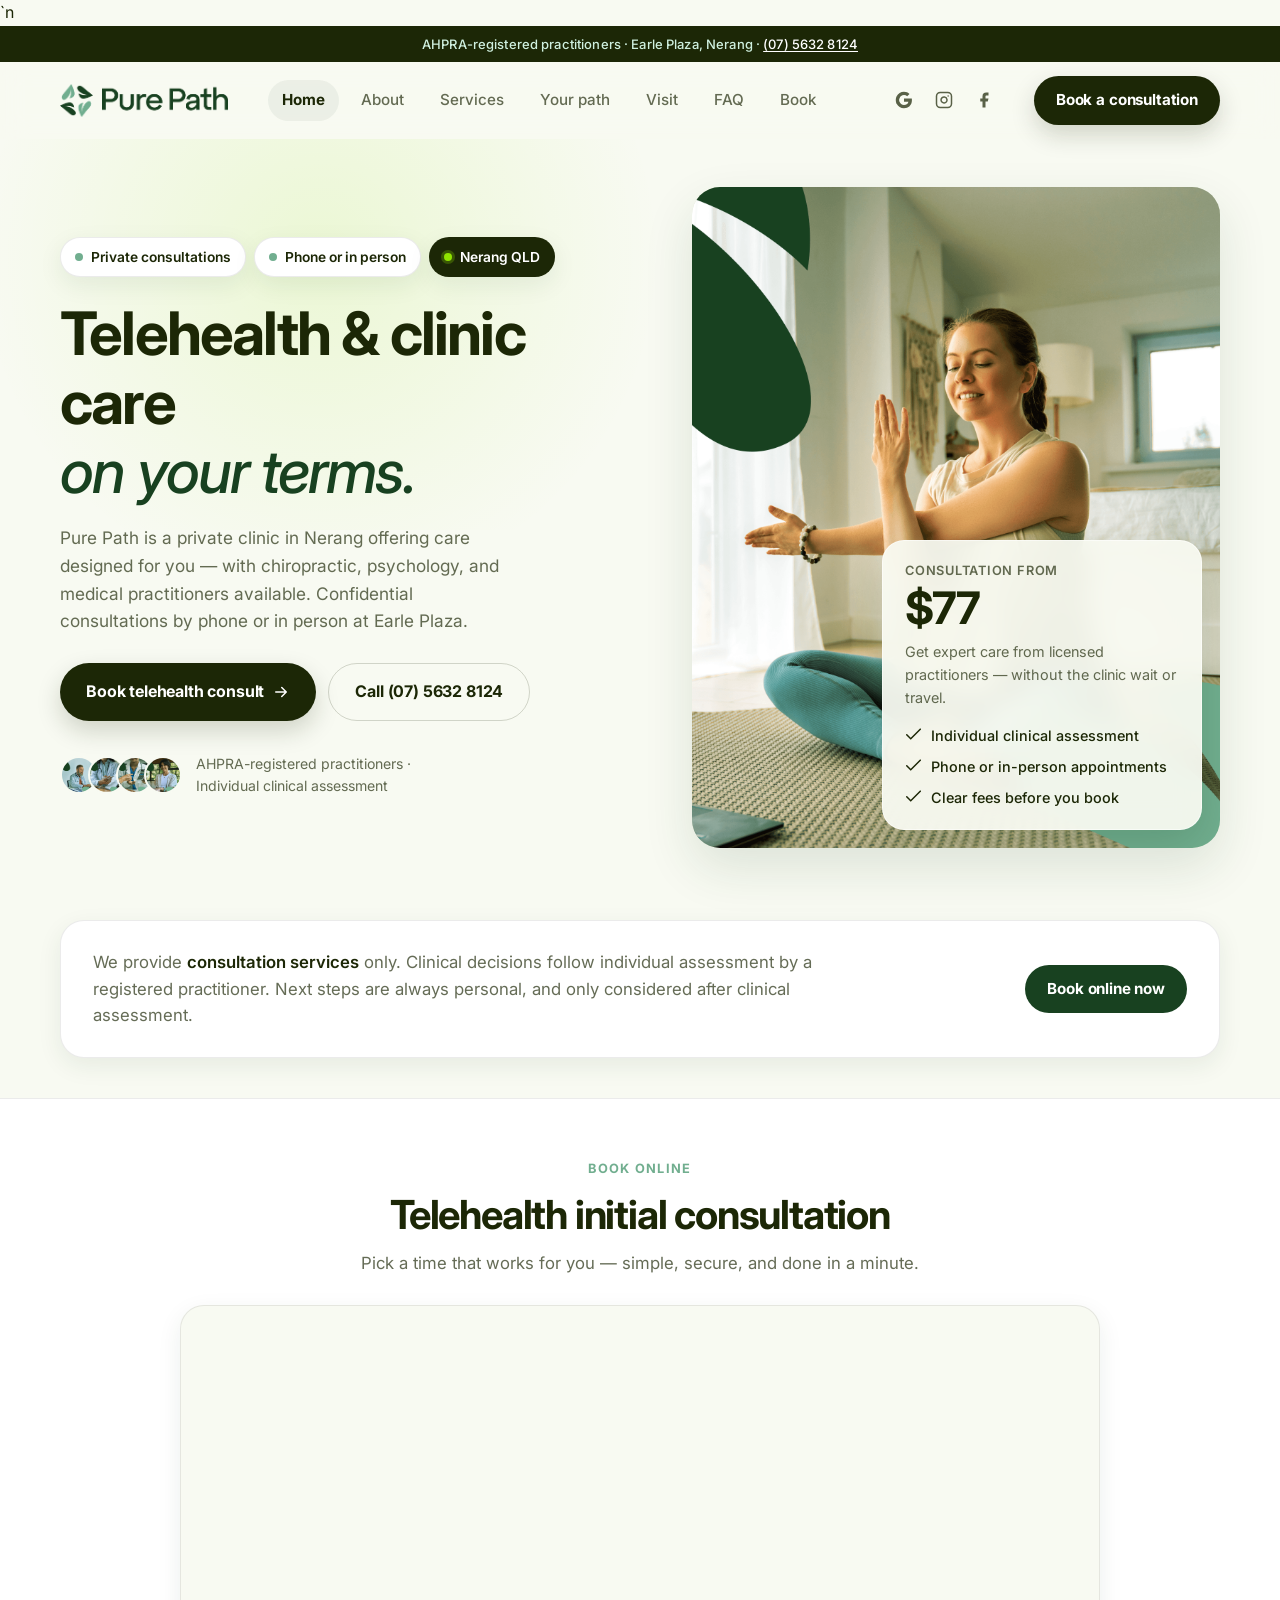
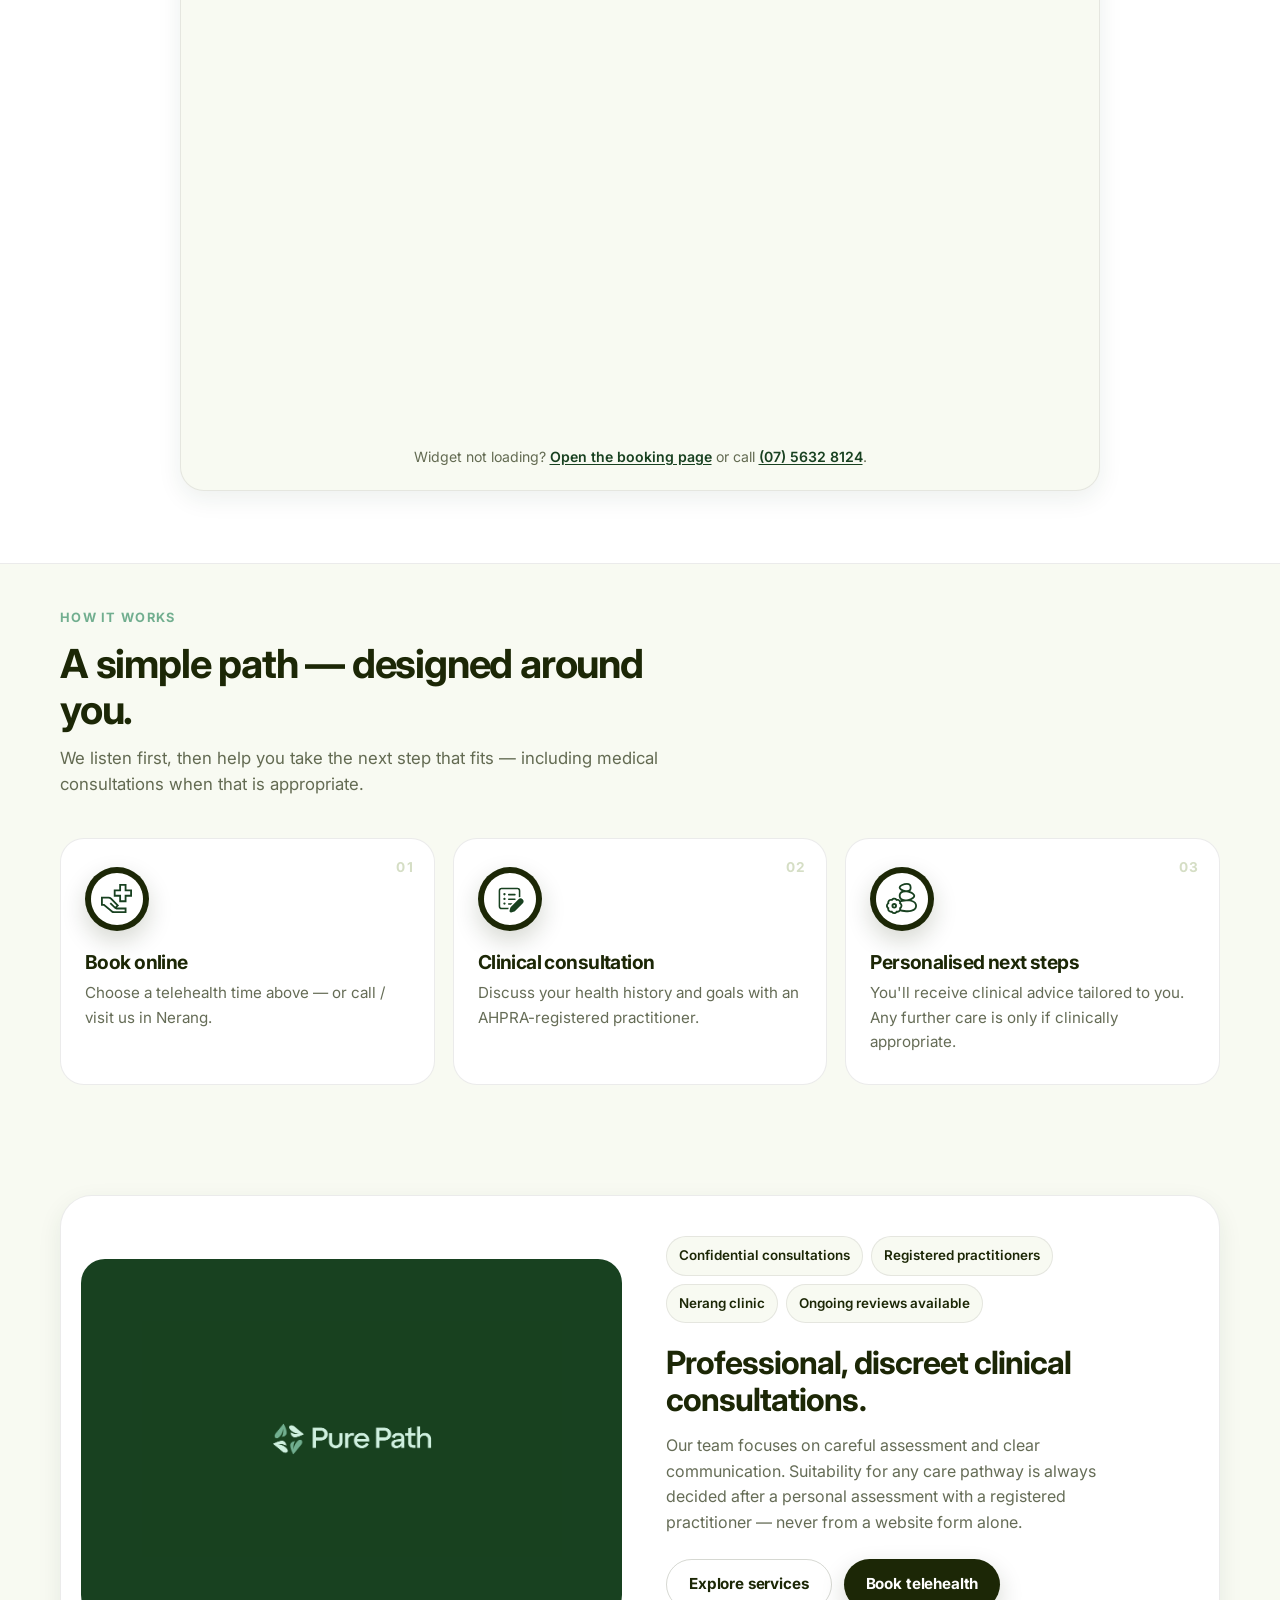
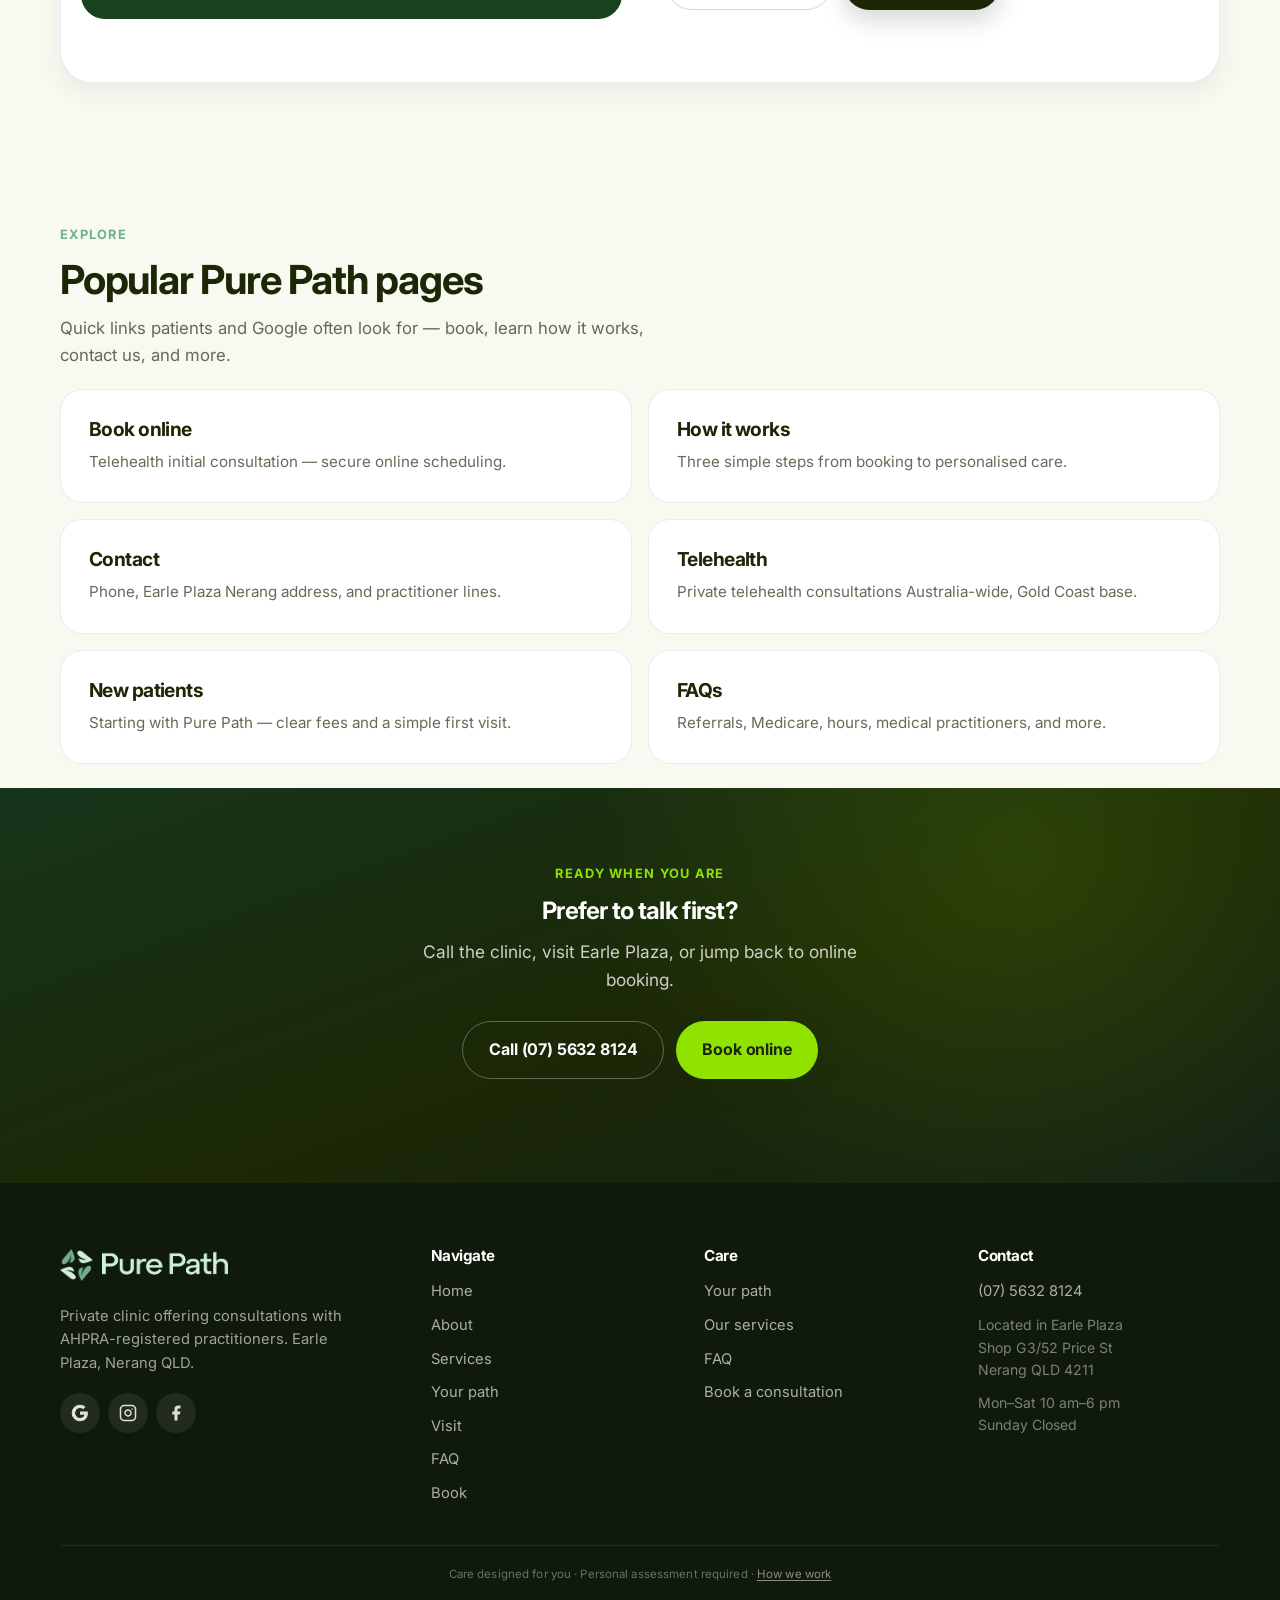
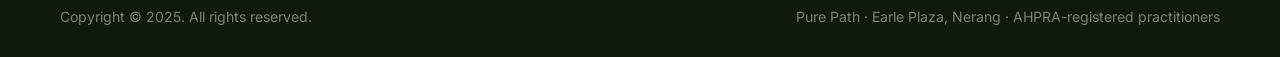
<file: index.html>
<!DOCTYPE html>
<html lang="en">
<head>
  <meta charset="utf-8">
  <meta name="viewport" content="width=device-width, initial-scale=1">
  <title>Pure Path | Telehealth &amp; Private Clinic Nerang Gold Coast QLD</title>
  <meta name="description" content="Pure Path is a private telehealth and in-person clinic in Nerang Gold Coast QLD. Book telehealth consultations from $77. Chiropractic, psychology &amp; medical practitioners. Call (07) 5632 8124.">
  <meta name="keywords" content="Pure Path Nerang, telehealth Gold Coast, private clinic Nerang, telehealth consultation Australia, book telehealth Pure Path, Earle Plaza clinic, chiropractor Nerang, psychologist Nerang, AHPRA telehealth QLD">
  <meta name="robots" content="index, follow, max-image-preview:large, max-snippet:-1">
  <meta name="geo.region" content="AU-QLD">
  <meta name="geo.placename" content="Nerang, Gold Coast">
  <meta name="author" content="Pure Path">
  <meta name="twitter:card" content="summary_large_image">
  <meta name="twitter:title" content="Pure Path | Telehealth & Private Clinic Nerang">
  <meta name="twitter:description" content="Book telehealth or visit Pure Path Nerang. Care designed for you.">
  <link rel="alternate" hreflang="en-au" href="https://leaflock420-weedman.github.io/purepath-clone/">
  <link rel="canonical" href="https://leaflock420-weedman.github.io/purepath-clone/">
  <meta property="og:type" content="website">
  <meta property="og:locale" content="en_AU">`n  <meta property="og:site_name" content="Pure Path">
  <meta property="og:title" content="Pure Path | Private Clinical Consultations">
  <meta property="og:description" content="Licensed Australian clinic for private clinical consultations at Earle Plaza, Nerang. Phone or in person at Earle Plaza, Nerang.">
  <meta property="og:image" content="assets/logo-dark-full.png">
  <link rel="icon" href="assets/favicon.png">
  <link rel="apple-touch-icon" href="assets/favicon.png">
  <link rel="preconnect" href="https://api.fontshare.com">
  <link rel="preconnect" href="https://fonts.googleapis.com">
  <link rel="preconnect" href="https://fonts.gstatic.com" crossorigin>
  <link href="https://api.fontshare.com/v2/css?f[]=satoshi@400,500,700,400i,500i,700i&display=swap" rel="stylesheet">
  <link href="https://fonts.googleapis.com/css2?family=Inter:wght@400;500;600;700&display=swap" rel="stylesheet">
  <link rel="stylesheet" href="styles.css">
  <!-- Calendly booking widget -->
  <link href="https://assets.calendly.com/assets/external/widget.css" rel="stylesheet">
  <script type="application/ld+json">
  {
    "@context": "https://schema.org",
    "@type": "MedicalClinic",
    "name": "Pure Path",
    "description": "Private clinic offering consultations with AHPRA-registered practitioners in Nerang QLD",
    "url": "https://leaflock420-weedman.github.io/purepath-clone/",
    "telephone": "+61-7-5632-8124",
    "image": "assets/favicon.png",
    "address": {
      "@type": "PostalAddress",
      "streetAddress": "Shop G3/52 Price St",
      "addressLocality": "Nerang",
      "addressRegion": "QLD",
      "postalCode": "4211",
      "addressCountry": "AU"
    },
    "geo": {
      "@type": "GeoCoordinates",
      "latitude": -27.989,
      "longitude": 153.336
    },
    "openingHoursSpecification": [
      {"@type": "OpeningHoursSpecification", "dayOfWeek": ["Monday","Tuesday","Wednesday","Thursday","Friday","Saturday"], "opens": "10:00", "closes": "18:00"}
    ],
    "sameAs": [
      "https://www.google.com/maps/search/?api=1&query=Pure+Path+52+Price+St+Nerang+QLD+4211",
      "https://www.instagram.com/purepath_au/",
      "https://www.facebook.com/purepath.au/"
    ]
  }
  </script>
</head>
<body>
  <div class="top-bar" role="note">
    <span>AHPRA-registered practitioners · Earle Plaza, Nerang · <a href="tel:+61756328124">(07) 5632 8124</a></span>
  </div>

  <header class="site-header" id="top">
    <nav class="nav container" aria-label="Primary">
      <a href="index.html" class="logo" aria-label="Pure Path home">
        <img src="assets/logo-nav.png" alt="Pure Path" class="logo-img logo-img-dark" width="160" height="36">
      </a>
      <ul class="nav-links">
        <li><a href="index.html" data-nav>Home</a></li>
        <li><a href="about.html" data-nav>About</a></li>
        <li><a href="services.html" data-nav>Services</a></li>
        <li><a href="your-path.html" data-nav>Your path</a></li>
        <li><a href="visit.html" data-nav>Visit</a></li>
        <li><a href="faq.html" data-nav>FAQ</a></li>
        <li><a href="book.html" data-nav>Book</a></li>
      </ul>
      <div class="nav-social" aria-label="Social media">
        <a href="https://www.google.com/maps/search/?api=1&amp;query=Pure+Path+52+Price+St+Nerang+QLD+4211" target="_blank" rel="noopener noreferrer" aria-label="Google Maps" title="Google">
          <svg width="18" height="18" viewBox="0 0 24 24" fill="currentColor" aria-hidden="true"><path d="M22.56 12.25c0-.78-.07-1.53-.2-2.25H12v4.26h5.92c-.26 1.37-1.04 2.53-2.21 3.31v2.77h3.57c2.08-1.92 3.28-4.74 3.28-8.09z"/><path d="M12 23c2.97 0 5.46-.98 7.28-2.66l-3.57-2.77c-.98.66-2.23 1.06-3.71 1.06-2.86 0-5.29-1.93-6.16-4.53H2.18v2.84C3.99 20.53 7.7 23 12 23z"/><path d="M5.84 14.09c-.22-.66-.35-1.36-.35-2.09s.13-1.43.35-2.09V7.07H2.18C1.43 8.55 1 10.22 1 12s.43 3.45 1.18 4.93l2.85-2.22.81-.62z"/><path d="M12 5.38c1.62 0 3.06.56 4.21 1.64l3.15-3.15C17.45 2.09 14.97 1 12 1 7.7 1 3.99 3.47 2.18 7.07l3.66 2.84c.87-2.6 3.3-4.53 6.16-4.53z"/></svg>
        </a>
        <a href="https://www.instagram.com/purepath_au/" target="_blank" rel="noopener noreferrer" aria-label="Instagram" title="Instagram">
          <svg width="18" height="18" viewBox="0 0 24 24" fill="none" stroke="currentColor" stroke-width="2" stroke-linecap="round" stroke-linejoin="round" aria-hidden="true"><rect x="2" y="2" width="20" height="20" rx="5"/><path d="M16 11.37A4 4 0 1 1 12.63 8 4 4 0 0 1 16 11.37z"/><line x1="17.5" y1="6.5" x2="17.51" y2="6.5"/></svg>
        </a>
        <a href="https://www.facebook.com/purepath.au/" target="_blank" rel="noopener noreferrer" aria-label="Facebook" title="Facebook">
          <svg width="18" height="18" viewBox="0 0 24 24" fill="currentColor" aria-hidden="true"><path d="M18 2h-3a5 5 0 0 0-5 5v3H7v4h3v8h4v-8h3l1-4h-4V7a1 1 0 0 1 1-1h3z"/></svg>
        </a>
      </div>
      <a href="#book-online" class="btn btn-primary nav-cta">Book a consultation</a>
      <button class="menu-toggle" type="button" aria-label="Open menu" aria-expanded="false" aria-controls="mobile-menu">
        <span></span><span></span><span></span>
      </button>
    </nav>
    <div class="mobile-menu" id="mobile-menu" hidden>
      <a href="index.html" data-nav>Home</a>
      <a href="about.html" data-nav>About</a>
      <a href="services.html" data-nav>Services</a>
      <a href="your-path.html" data-nav>Your path</a>
      <a href="visit.html" data-nav>Visit</a>
      <a href="faq.html" data-nav>FAQ</a>
      <a href="#book-online" data-nav>Book</a>
      <div class="mobile-social">
        <a href="https://www.google.com/maps/search/?api=1&amp;query=Pure+Path+52+Price+St+Nerang+QLD+4211" target="_blank" rel="noopener noreferrer">Google</a>
        <a href="https://www.instagram.com/purepath_au/" target="_blank" rel="noopener noreferrer">Instagram</a>
        <a href="https://www.facebook.com/purepath.au/" target="_blank" rel="noopener noreferrer">Facebook</a>
        <a href="https://www.google.com/search?q=Pure+Path+Nerang+reviews" target="_blank" rel="noopener noreferrer">Google Reviews</a>
      </div>
      <a href="tel:+61756328124" class="btn btn-ghost">Call (07) 5632 8124</a>
      <a href="#book-online" class="btn btn-primary">Book a consultation</a>
    </div>
  </header>

  <main>
    <section class="hero">
      <div class="container hero-grid">
        <div class="hero-copy reveal">
          <div class="pill-row">
            <span class="pill"><span class="dot"></span> Private consultations</span>
            <span class="pill"><span class="dot"></span> Phone or in person</span>
            <span class="pill pill-accent"><span class="dot lime"></span> Nerang QLD</span>
          </div>
          <h1>Telehealth &amp; clinic care<br><em>on your terms.</em></h1>
          <p class="lead">
            Pure Path is a private clinic in Nerang offering care designed for you — with chiropractic, psychology, and medical practitioners available. Confidential consultations by phone or in person at Earle Plaza.
          </p>
          <div class="hero-actions">
            <a href="#book-online" class="btn btn-primary btn-lg">
              Book telehealth consult
              <svg width="18" height="18" viewBox="0 0 24 24" fill="none" aria-hidden="true"><path d="M5 12h14M13 6l6 6-6 6" stroke="currentColor" stroke-width="2" stroke-linecap="round" stroke-linejoin="round"/></svg>
            </a>
            <a href="tel:+61756328124" class="btn btn-ghost btn-lg">Call (07) 5632 8124</a>
          </div>
          <div class="trust-row">
            <div class="trust-avatars">
              <img src="assets/portrait2.png" alt="">
              <img src="assets/portrait3.png" alt="">
              <img src="assets/portrait4.png" alt="">
              <img src="assets/portrait5.png" alt="">
            </div>
            <p>AHPRA-registered practitioners · Individual clinical assessment</p>
          </div>
        </div>
        <div class="hero-visual reveal delay-1">
          <div class="hero-frame">
            <img src="assets/portrait1.png" alt="Mindful wellness practice at home with Pure Path support" class="hero-main-img" width="780" height="975">
            <div class="price-card float-card">
              <div class="price-label">Consultation from</div>
              <div class="price-value">$77</div>
              <p>Get expert care from licensed practitioners — without the clinic wait or travel.</p>
              <ul class="check-list">
                <li>Individual clinical assessment</li>
                <li>Phone or in-person appointments</li>
                <li>Clear fees before you book</li>
              </ul>
            </div>
          </div>
        </div>
      </div>
    </section>

    <section class="intro-strip">
      <div class="container intro-inner reveal">
        <p>
          We provide <strong>consultation services</strong>
          only. Clinical decisions follow individual assessment by a registered practitioner. Next steps are always personal, and only considered after clinical assessment.
        </p>
        <a href="#book-online" class="btn btn-dark">Book online now</a>
      </div>
    </section>

    <!-- Simple Calendly booking -->
    <section class="calendly-section" id="book-online">
      <div class="container">
        <div class="section-head reveal calendly-head">
          <p class="eyebrow">Book online</p>
          <h2>Telehealth initial consultation</h2>
          <p class="section-sub">Pick a time that works for you — simple, secure, and done in a minute.</p>
        </div>
        <div class="calendly-shell reveal">
          <div
            class="calendly-inline-widget"
            data-url="https://calendly.com/purepathmedical-support/telehealth-initial-consultation?hide_gdpr_banner=1&amp;primary_color=184120"
            style="min-width:320px;height:720px;"
            role="region"
            aria-label="Book a telehealth initial consultation">
          </div>
          <p class="calendly-fallback">
            Widget not loading?
            <a href="https://calendly.com/purepathmedical-support/telehealth-initial-consultation" target="_blank" rel="noopener noreferrer">Open the booking page</a>
            or call <a href="tel:+61756328124">(07) 5632 8124</a>.
          </p>
        </div>
      </div>
    </section>

    <section class="how">
      <div class="container">
        <div class="section-head reveal">
          <p class="eyebrow">How It Works</p>
          <h2>A simple path — designed around you.</h2>
          <p class="section-sub">We listen first, then help you take the next step that fits — including medical consultations when that is appropriate.</p>
        </div>
        <div class="steps">
          <article class="step reveal">
            <div class="step-num">01</div>
            <div class="step-icon"><img src="assets/icon1.svg" alt="" width="52" height="52"></div>
            <h3>Book online</h3>
            <p>Choose a telehealth time above — or call / visit us in Nerang.</p>
          </article>
          <article class="step reveal delay-1">
            <div class="step-num">02</div>
            <div class="step-icon"><img src="assets/icon2.svg" alt="" width="52" height="52"></div>
            <h3>Clinical consultation</h3>
            <p>Discuss your health history and goals with an AHPRA-registered practitioner.</p>
          </article>
          <article class="step reveal delay-2">
            <div class="step-num">03</div>
            <div class="step-icon"><img src="assets/icon3.svg" alt="" width="52" height="52"></div>
            <h3>Personalised next steps</h3>
            <p>You'll receive clinical advice tailored to you. Any further care is only if clinically appropriate.</p>
          </article>
        </div>
      </div>
    </section>

    <section class="care-band">
      <div class="container care-inner">
        <div class="care-visual reveal">
          <img src="assets/logo-light-full.png" alt="Pure Path brand mark" width="716" height="574">
        </div>
        <div class="care-copy reveal delay-1">
          <div class="stat-pills">
            <span>Confidential consultations</span>
            <span>Registered practitioners</span>
            <span>Nerang clinic</span>
            <span>Ongoing reviews available</span>
          </div>
          <h2>Professional, discreet clinical consultations.</h2>
          <p>
            Our team focuses on careful assessment and clear communication. Suitability for any care pathway is always decided after a personal assessment with a registered practitioner — never from a website form alone.
          </p>
          <div class="hero-actions">
            <a href="services.html" class="btn btn-ghost">Explore services</a>
            <a href="#book-online" class="btn btn-primary">Book telehealth</a>
          </div>
        </div>
      </div>
    </section>

    
    <section class="page-section" style="padding:48px 0 24px;" aria-label="Popular pages">
      <div class="container">
        <div class="section-head reveal" style="margin-bottom:20px;">
          <p class="eyebrow">Explore</p>
          <h2>Popular Pure Path pages</h2>
          <p class="section-sub">Quick links patients and Google often look for — book, learn how it works, contact us, and more.</p>
        </div>
        <div class="why-grid seo-sitelinks">
          <a class="why-card reveal" href="book.html" style="text-decoration:none;display:block;background:var(--white);border:1px solid var(--line);">
            <h3 style="color:var(--green-ink);">Book online</h3>
            <p style="color:var(--muted);">Telehealth initial consultation — secure online scheduling.</p>
          </a>
          <a class="why-card reveal delay-1" href="how-it-works.html" style="text-decoration:none;display:block;background:var(--white);border:1px solid var(--line);">
            <h3 style="color:var(--green-ink);">How it works</h3>
            <p style="color:var(--muted);">Three simple steps from booking to personalised care.</p>
          </a>
          <a class="why-card reveal delay-2" href="contact.html" style="text-decoration:none;display:block;background:var(--white);border:1px solid var(--line);">
            <h3 style="color:var(--green-ink);">Contact</h3>
            <p style="color:var(--muted);">Phone, Earle Plaza Nerang address, and practitioner lines.</p>
          </a>
          <a class="why-card reveal delay-3" href="telehealth.html" style="text-decoration:none;display:block;background:var(--white);border:1px solid var(--line);">
            <h3 style="color:var(--green-ink);">Telehealth</h3>
            <p style="color:var(--muted);">Private telehealth consultations Australia-wide, Gold Coast base.</p>
          </a>
          <a class="why-card reveal" href="new-patients.html" style="text-decoration:none;display:block;background:var(--white);border:1px solid var(--line);">
            <h3 style="color:var(--green-ink);">New patients</h3>
            <p style="color:var(--muted);">Starting with Pure Path — clear fees and a simple first visit.</p>
          </a>
          <a class="why-card reveal delay-1" href="faq.html" style="text-decoration:none;display:block;background:var(--white);border:1px solid var(--line);">
            <h3 style="color:var(--green-ink);">FAQs</h3>
            <p style="color:var(--muted);">Referrals, Medicare, hours, medical practitioners, and more.</p>
          </a>
        </div>
      </div>
    </section>
    <section class="book" style="padding: 72px 0;">
      <div class="container" style="text-align:center; max-width:640px;">
        <p class="eyebrow light">Ready when you are</p>
        <h2 style="color:#fff; margin-bottom:14px;">Prefer to talk first?</h2>
        <p class="lead light" style="margin-inline:auto;">Call the clinic, visit Earle Plaza, or jump back to online booking.</p>
        <div class="hero-actions" style="justify-content:center; margin-top:24px;">
          <a href="tel:+61756328124" class="btn btn-ghost btn-lg" style="color:#fff; border-color:rgba(255,255,255,.3);">Call (07) 5632 8124</a>
          <a href="#book-online" class="btn btn-primary btn-lg" style="background:#90e300; color:#1c2706;">Book online</a>
        </div>
      </div>
    </section>
  </main>

  <script src="https://assets.calendly.com/assets/external/widget.js" type="text/javascript" async></script>

  <footer class="site-footer">
    <div class="container footer-grid">
      <div class="footer-brand">
        <a href="index.html" class="logo light" aria-label="Pure Path home">
          <img src="assets/logo-footer.png" alt="Pure Path" class="logo-img logo-img-light" width="160" height="36">
        </a>
        <p>Private clinic offering consultations with AHPRA-registered practitioners. Earle Plaza, Nerang QLD.</p>
        <div class="footer-social" aria-label="Social media">
          <a href="https://www.google.com/maps/search/?api=1&amp;query=Pure+Path+52+Price+St+Nerang+QLD+4211" target="_blank" rel="noopener noreferrer" aria-label="Google Maps">
            <svg width="18" height="18" viewBox="0 0 24 24" fill="currentColor" aria-hidden="true"><path d="M22.56 12.25c0-.78-.07-1.53-.2-2.25H12v4.26h5.92c-.26 1.37-1.04 2.53-2.21 3.31v2.77h3.57c2.08-1.92 3.28-4.74 3.28-8.09z"/><path d="M12 23c2.97 0 5.46-.98 7.28-2.66l-3.57-2.77c-.98.66-2.23 1.06-3.71 1.06-2.86 0-5.29-1.93-6.16-4.53H2.18v2.84C3.99 20.53 7.7 23 12 23z"/><path d="M5.84 14.09c-.22-.66-.35-1.36-.35-2.09s.13-1.43.35-2.09V7.07H2.18C1.43 8.55 1 10.22 1 12s.43 3.45 1.18 4.93l2.85-2.22.81-.62z"/><path d="M12 5.38c1.62 0 3.06.56 4.21 1.64l3.15-3.15C17.45 2.09 14.97 1 12 1 7.7 1 3.99 3.47 2.18 7.07l3.66 2.84c.87-2.6 3.3-4.53 6.16-4.53z"/></svg>
          </a>
          <a href="https://www.instagram.com/purepath_au/" target="_blank" rel="noopener noreferrer" aria-label="Instagram">
            <svg width="18" height="18" viewBox="0 0 24 24" fill="none" stroke="currentColor" stroke-width="2" stroke-linecap="round" stroke-linejoin="round" aria-hidden="true"><rect x="2" y="2" width="20" height="20" rx="5"/><path d="M16 11.37A4 4 0 1 1 12.63 8 4 4 0 0 1 16 11.37z"/><line x1="17.5" y1="6.5" x2="17.51" y2="6.5"/></svg>
          </a>
          <a href="https://www.facebook.com/purepath.au/" target="_blank" rel="noopener noreferrer" aria-label="Facebook">
            <svg width="18" height="18" viewBox="0 0 24 24" fill="currentColor" aria-hidden="true"><path d="M18 2h-3a5 5 0 0 0-5 5v3H7v4h3v8h4v-8h3l1-4h-4V7a1 1 0 0 1 1-1h3z"/></svg>
          </a>
        </div>
      </div>
      <div class="footer-col">
        <h4>Navigate</h4>
        <a href="index.html">Home</a>
        <a href="about.html">About</a>
        <a href="services.html">Services</a>
        <a href="your-path.html">Your path</a>
        <a href="visit.html">Visit</a>
        <a href="faq.html">FAQ</a>
        <a href="book.html">Book</a>
      </div>
      <div class="footer-col">
        <h4>Care</h4>
        <a href="your-path.html">Your path</a>
        <a href="services.html">Our services</a>
        <a href="faq.html">FAQ</a>
        <a href="book.html">Book a consultation</a>
      </div>
      <div class="footer-col">
        <h4>Contact</h4>
        <a href="tel:+61756328124">(07) 5632 8124</a>
        <p class="muted">Located in Earle Plaza<br>Shop G3/52 Price St<br>Nerang QLD 4211</p>
        <p class="muted">Mon–Sat 10 am–6 pm<br>Sunday Closed</p>
      </div>
    </div>
        <p class="site-disclaimer">Care designed for you · Personal assessment required · <a href="disclaimer.html">How we work</a></p>
    <div class="container footer-bottom">
      <p>Copyright © 2025. All rights reserved.</p>
      <p class="muted">Pure Path · Earle Plaza, Nerang · AHPRA-registered practitioners</p>
    </div>
  </footer>
  <script src="app.js"></script>
</body>
</html>
</file>
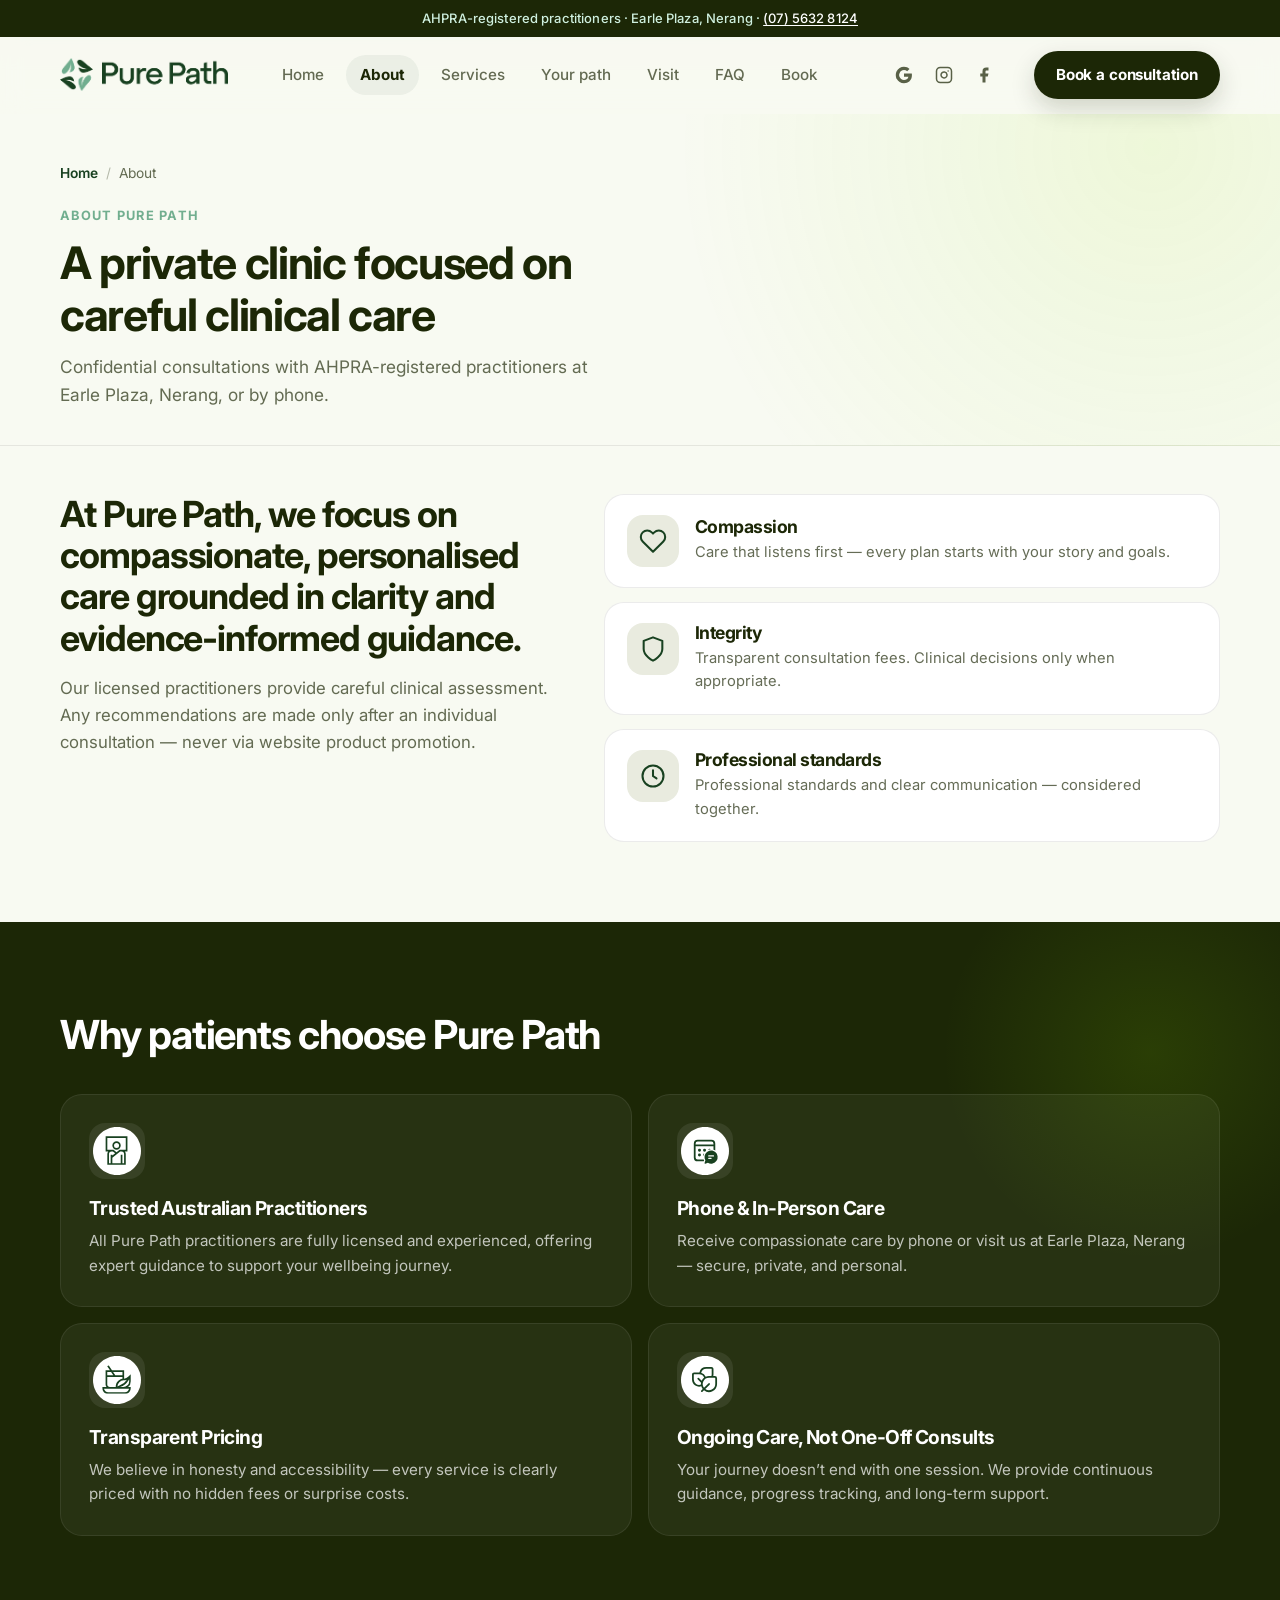
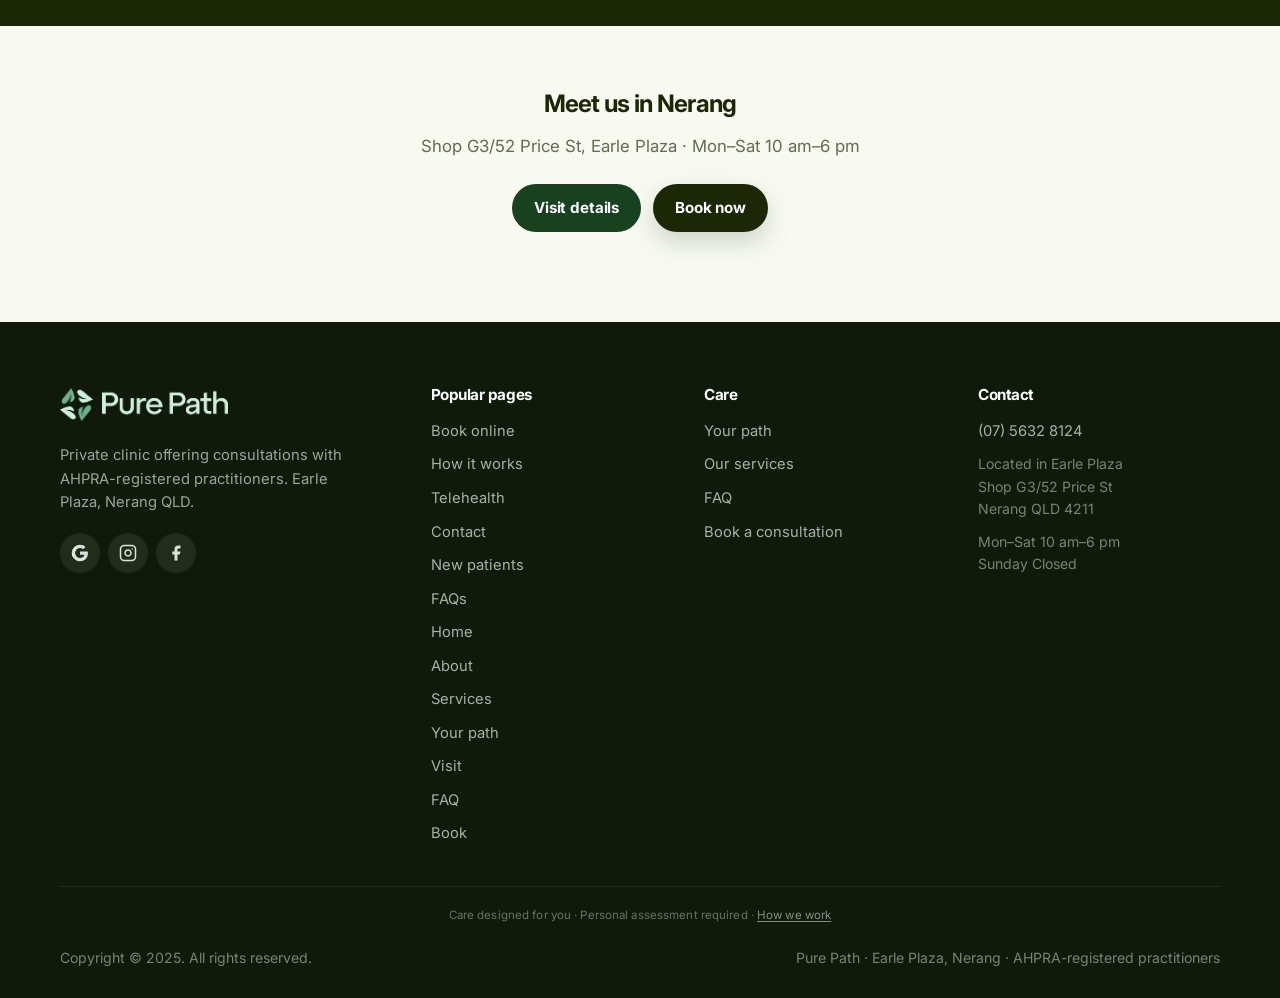
<file: about.html>
<!DOCTYPE html>
<html lang="en">
<head>
  <meta charset="utf-8">
  <meta name="viewport" content="width=device-width, initial-scale=1">
  <title>About Pure Path | Private Telehealth Clinic Nerang Gold Coast</title>
  <meta name="description" content="About Pure Path — private telehealth and clinic care in Nerang QLD with AHPRA-registered practitioners. Compassion, integrity, care designed for you.">
  <meta name="robots" content="index, follow">
  <link rel="canonical" href="https://leaflock420-weedman.github.io/purepath-clone/about.html">
  <meta property="og:type" content="website">
  <meta property="og:title" content="About Pure Path | Licensed Practitioners Nerang QLD">
  <meta property="og:description" content="Learn about Pure Path — private clinical consultations with AHPRA-registered practitioners at Earle Plaza, Nerang. Call (07) 5632 8124.">
  <meta property="og:image" content="assets/logo-dark-full.png">
  <link rel="icon" href="assets/favicon.png">
  <link rel="apple-touch-icon" href="assets/favicon.png">
  <link rel="preconnect" href="https://api.fontshare.com">
  <link rel="preconnect" href="https://fonts.googleapis.com">
  <link rel="preconnect" href="https://fonts.gstatic.com" crossorigin>
  <link href="https://api.fontshare.com/v2/css?f[]=satoshi@400,500,700,400i,500i,700i&display=swap" rel="stylesheet">
  <link href="https://fonts.googleapis.com/css2?family=Inter:wght@400;500;600;700&display=swap" rel="stylesheet">
  <link rel="stylesheet" href="styles.css">
</head>
<body>  <div class="top-bar" role="note">
    <span>AHPRA-registered practitioners · Earle Plaza, Nerang · <a href="tel:+61756328124">(07) 5632 8124</a></span>
  </div>
  <header class="site-header" id="top">
    <nav class="nav container" aria-label="Primary">
      <a href="index.html" class="logo" aria-label="Pure Path home">
        <img src="assets/logo-nav.png" alt="Pure Path" class="logo-img logo-img-dark" width="160" height="36">
      </a>
      <ul class="nav-links">
        <li><a href="index.html" data-nav>Home</a></li>
        <li><a href="about.html" data-nav>About</a></li>
        <li><a href="services.html" data-nav>Services</a></li>
        <li><a href="your-path.html" data-nav>Your path</a></li>
        <li><a href="visit.html" data-nav>Visit</a></li>
        <li><a href="faq.html" data-nav>FAQ</a></li>
        <li><a href="book.html" data-nav>Book</a></li>
      </ul>
      <div class="nav-social" aria-label="Social media">
        <a href="https://www.google.com/maps/search/?api=1&amp;query=Pure+Path+52+Price+St+Nerang+QLD+4211" target="_blank" rel="noopener noreferrer" aria-label="Google Maps" title="Google">
          <svg width="18" height="18" viewBox="0 0 24 24" fill="currentColor" aria-hidden="true"><path d="M22.56 12.25c0-.78-.07-1.53-.2-2.25H12v4.26h5.92c-.26 1.37-1.04 2.53-2.21 3.31v2.77h3.57c2.08-1.92 3.28-4.74 3.28-8.09z"/><path d="M12 23c2.97 0 5.46-.98 7.28-2.66l-3.57-2.77c-.98.66-2.23 1.06-3.71 1.06-2.86 0-5.29-1.93-6.16-4.53H2.18v2.84C3.99 20.53 7.7 23 12 23z"/><path d="M5.84 14.09c-.22-.66-.35-1.36-.35-2.09s.13-1.43.35-2.09V7.07H2.18C1.43 8.55 1 10.22 1 12s.43 3.45 1.18 4.93l2.85-2.22.81-.62z"/><path d="M12 5.38c1.62 0 3.06.56 4.21 1.64l3.15-3.15C17.45 2.09 14.97 1 12 1 7.7 1 3.99 3.47 2.18 7.07l3.66 2.84c.87-2.6 3.3-4.53 6.16-4.53z"/></svg>
        </a>
        <a href="https://www.instagram.com/purepath_au/" target="_blank" rel="noopener noreferrer" aria-label="Instagram" title="Instagram">
          <svg width="18" height="18" viewBox="0 0 24 24" fill="none" stroke="currentColor" stroke-width="2" stroke-linecap="round" stroke-linejoin="round" aria-hidden="true"><rect x="2" y="2" width="20" height="20" rx="5"/><path d="M16 11.37A4 4 0 1 1 12.63 8 4 4 0 0 1 16 11.37z"/><line x1="17.5" y1="6.5" x2="17.51" y2="6.5"/></svg>
        </a>
        <a href="https://www.facebook.com/purepath.au/" target="_blank" rel="noopener noreferrer" aria-label="Facebook" title="Facebook">
          <svg width="18" height="18" viewBox="0 0 24 24" fill="currentColor" aria-hidden="true"><path d="M18 2h-3a5 5 0 0 0-5 5v3H7v4h3v8h4v-8h3l1-4h-4V7a1 1 0 0 1 1-1h3z"/></svg>
        </a>
      </div>
      <a href="book.html" class="btn btn-primary nav-cta">Book a consultation</a>
      <button class="menu-toggle" type="button" aria-label="Open menu" aria-expanded="false" aria-controls="mobile-menu">
        <span></span><span></span><span></span>
      </button>
    </nav>
    <div class="mobile-menu" id="mobile-menu" hidden>
      <a href="index.html" data-nav>Home</a>
      <a href="about.html" data-nav>About</a>
      <a href="services.html" data-nav>Services</a>
      <a href="your-path.html" data-nav>Your path</a>
      <a href="visit.html" data-nav>Visit</a>
      <a href="faq.html" data-nav>FAQ</a>
      <a href="book.html" data-nav>Book</a>
      <div class="mobile-social">
        <a href="https://www.google.com/maps/search/?api=1&amp;query=Pure+Path+52+Price+St+Nerang+QLD+4211" target="_blank" rel="noopener noreferrer">Google</a>
        <a href="https://www.instagram.com/purepath_au/" target="_blank" rel="noopener noreferrer">Instagram</a>
        <a href="https://www.facebook.com/purepath.au/" target="_blank" rel="noopener noreferrer">Facebook</a>
        <a href="https://www.google.com/search?q=Pure+Path+Nerang+reviews" target="_blank" rel="noopener noreferrer">Google Reviews</a>
      </div>
      <a href="tel:+61756328124" class="btn btn-ghost">Call (07) 5632 8124</a>
      <a href="book.html" class="btn btn-primary">Book a consultation</a>
    </div>
  </header>

  <main>
    <section class="page-hero">
      <div class="container reveal">
        <nav class="breadcrumb" aria-label="Breadcrumb">
          <a href="index.html">Home</a><span aria-hidden="true">/</span><span>About</span>
        </nav>
        <p class="eyebrow">About Pure Path</p>
        <h1>A private clinic focused on careful clinical care</h1>
        <p class="lead">Confidential consultations with AHPRA-registered practitioners at Earle Plaza, Nerang, or by phone.</p>
      </div>
    </section>

    <section class="about page-section" style="padding-top:48px;">
      <div class="container">
        <div class="about-grid">
          <div class="about-copy reveal">
            <h2>At Pure Path, we focus on compassionate, personalised care grounded in clarity and evidence-informed guidance.</h2>
            <p class="section-sub" style="margin-top:16px;">Our licensed practitioners provide careful clinical assessment. Any recommendations are made only after an individual consultation — never via website product promotion.</p>
          </div>
          <div class="value-cards reveal delay-1">
            <article class="value-card">
              <div class="value-icon" aria-hidden="true">
                <svg width="28" height="28" viewBox="0 0 24 24" fill="none"><path d="M20.84 4.61a5.5 5.5 0 0 0-7.78 0L12 5.67l-1.06-1.06a5.5 5.5 0 0 0-7.78 7.78l1.06 1.06L12 21.23l7.78-7.78 1.06-1.06a5.5 5.5 0 0 0 0-7.78z" stroke="currentColor" stroke-width="1.75" stroke-linecap="round" stroke-linejoin="round"/></svg>
              </div>
              <h3>Compassion</h3>
              <p>Care that listens first — every plan starts with your story and goals.</p>
            </article>
            <article class="value-card">
              <div class="value-icon" aria-hidden="true">
                <svg width="28" height="28" viewBox="0 0 24 24" fill="none"><path d="M12 22s8-4 8-10V5l-8-3-8 3v7c0 6 8 10 8 10z" stroke="currentColor" stroke-width="1.75" stroke-linecap="round" stroke-linejoin="round"/></svg>
              </div>
              <h3>Integrity</h3>
              <p>Transparent consultation fees. Clinical decisions only when appropriate.</p>
            </article>
            <article class="value-card">
              <div class="value-icon" aria-hidden="true">
                <svg width="28" height="28" viewBox="0 0 24 24" fill="none"><circle cx="12" cy="12" r="9" stroke="currentColor" stroke-width="1.75"/><path d="M12 7v5l3 2" stroke="currentColor" stroke-width="1.75" stroke-linecap="round"/></svg>
              </div>
              <h3>Professional standards</h3>
              <p>Professional standards and clear communication — considered together.</p>
            </article>
          </div>
        </div>
      </div>
    </section>

    <section class="why">
      <div class="container">
        <div class="section-head light reveal">
          <h2>Why patients choose Pure Path</h2>
        </div>
        <div class="why-grid">
          <article class="why-card reveal">
            <div class="why-icon"><img src="assets/icon4.svg" alt="" width="48" height="48"></div>
            <h3>Trusted Australian Practitioners</h3>
            <p>All Pure Path practitioners are fully licensed and experienced, offering expert guidance to support your wellbeing journey.</p>
          </article>
          <article class="why-card reveal delay-1">
            <div class="why-icon"><img src="assets/icon5.svg" alt="" width="48" height="48"></div>
            <h3>Phone &amp; In-Person Care</h3>
            <p>Receive compassionate care by phone or visit us at Earle Plaza, Nerang — secure, private, and personal.</p>
          </article>
          <article class="why-card reveal delay-2">
            <div class="why-icon"><img src="assets/icon6.svg" alt="" width="48" height="48"></div>
            <h3>Transparent Pricing</h3>
            <p>We believe in honesty and accessibility — every service is clearly priced with no hidden fees or surprise costs.</p>
          </article>
          <article class="why-card reveal delay-3">
            <div class="why-icon"><img src="assets/icon7.svg" alt="" width="48" height="48"></div>
            <h3>Ongoing Care, Not One-Off Consults</h3>
            <p>Your journey doesn’t end with one session. We provide continuous guidance, progress tracking, and long-term support.</p>
          </article>
        </div>
      </div>
    </section>

    <section class="page-section">
      <div class="container" style="text-align:center; max-width:560px;">
        <h2 style="margin-bottom:16px;">Meet us in Nerang</h2>
        <p class="section-sub" style="margin-bottom:24px;">Shop G3/52 Price St, Earle Plaza · Mon–Sat 10 am–6 pm</p>
        <a href="visit.html" class="btn btn-dark">Visit details</a>
        <a href="book.html" class="btn btn-primary" style="margin-left:8px;">Book now</a>
      </div>
    </section>
  </main>

  <footer class="site-footer">
    <div class="container footer-grid">
      <div class="footer-brand">
        <a href="index.html" class="logo light" aria-label="Pure Path home">
          <img src="assets/logo-footer.png" alt="Pure Path" class="logo-img logo-img-light" width="160" height="36">
        </a>
        <p>Private clinic offering consultations with AHPRA-registered practitioners. Earle Plaza, Nerang QLD.</p>
        <div class="footer-social" aria-label="Social media">
          <a href="https://www.google.com/maps/search/?api=1&amp;query=Pure+Path+52+Price+St+Nerang+QLD+4211" target="_blank" rel="noopener noreferrer" aria-label="Google Maps">
            <svg width="18" height="18" viewBox="0 0 24 24" fill="currentColor" aria-hidden="true"><path d="M22.56 12.25c0-.78-.07-1.53-.2-2.25H12v4.26h5.92c-.26 1.37-1.04 2.53-2.21 3.31v2.77h3.57c2.08-1.92 3.28-4.74 3.28-8.09z"/><path d="M12 23c2.97 0 5.46-.98 7.28-2.66l-3.57-2.77c-.98.66-2.23 1.06-3.71 1.06-2.86 0-5.29-1.93-6.16-4.53H2.18v2.84C3.99 20.53 7.7 23 12 23z"/><path d="M5.84 14.09c-.22-.66-.35-1.36-.35-2.09s.13-1.43.35-2.09V7.07H2.18C1.43 8.55 1 10.22 1 12s.43 3.45 1.18 4.93l2.85-2.22.81-.62z"/><path d="M12 5.38c1.62 0 3.06.56 4.21 1.64l3.15-3.15C17.45 2.09 14.97 1 12 1 7.7 1 3.99 3.47 2.18 7.07l3.66 2.84c.87-2.6 3.3-4.53 6.16-4.53z"/></svg>
          </a>
          <a href="https://www.instagram.com/purepath_au/" target="_blank" rel="noopener noreferrer" aria-label="Instagram">
            <svg width="18" height="18" viewBox="0 0 24 24" fill="none" stroke="currentColor" stroke-width="2" stroke-linecap="round" stroke-linejoin="round" aria-hidden="true"><rect x="2" y="2" width="20" height="20" rx="5"/><path d="M16 11.37A4 4 0 1 1 12.63 8 4 4 0 0 1 16 11.37z"/><line x1="17.5" y1="6.5" x2="17.51" y2="6.5"/></svg>
          </a>
          <a href="https://www.facebook.com/purepath.au/" target="_blank" rel="noopener noreferrer" aria-label="Facebook">
            <svg width="18" height="18" viewBox="0 0 24 24" fill="currentColor" aria-hidden="true"><path d="M18 2h-3a5 5 0 0 0-5 5v3H7v4h3v8h4v-8h3l1-4h-4V7a1 1 0 0 1 1-1h3z"/></svg>
          </a>
        </div>
      </div>
      <div class="footer-col">
        <h4>Popular pages</h4>
        <a href="book.html">Book online</a>
        <a href="how-it-works.html">How it works</a>
        <a href="telehealth.html">Telehealth</a>
        <a href="contact.html">Contact</a>
        <a href="new-patients.html">New patients</a>
        <a href="faq.html">FAQs</a>
        <span hidden></span>
        <a href="index.html">Home</a>
        <a href="about.html">About</a>
        <a href="services.html">Services</a>
        <a href="your-path.html">Your path</a>
        <a href="visit.html">Visit</a>
        <a href="faq.html">FAQ</a>
        <a href="book.html">Book</a>
      </div>
      <div class="footer-col">
        <h4>Care</h4>
        <a href="your-path.html">Your path</a>
        <a href="services.html">Our services</a>
        <a href="faq.html">FAQ</a>
        <a href="book.html">Book a consultation</a>
      </div>
      <div class="footer-col">
        <h4>Contact</h4>
        <a href="tel:+61756328124">(07) 5632 8124</a>
        <p class="muted">Located in Earle Plaza<br>Shop G3/52 Price St<br>Nerang QLD 4211</p>
        <p class="muted">Mon–Sat 10 am–6 pm<br>Sunday Closed</p>
      </div>
    </div>
        <p class="site-disclaimer">Care designed for you · Personal assessment required · <a href="disclaimer.html">How we work</a></p>
    <div class="container footer-bottom">
      <p>Copyright © 2025. All rights reserved.</p>
      <p class="muted">Pure Path · Earle Plaza, Nerang · AHPRA-registered practitioners</p>
    </div>
  </footer>
  <script src="app.js"></script>
</body>
</html>
</file>
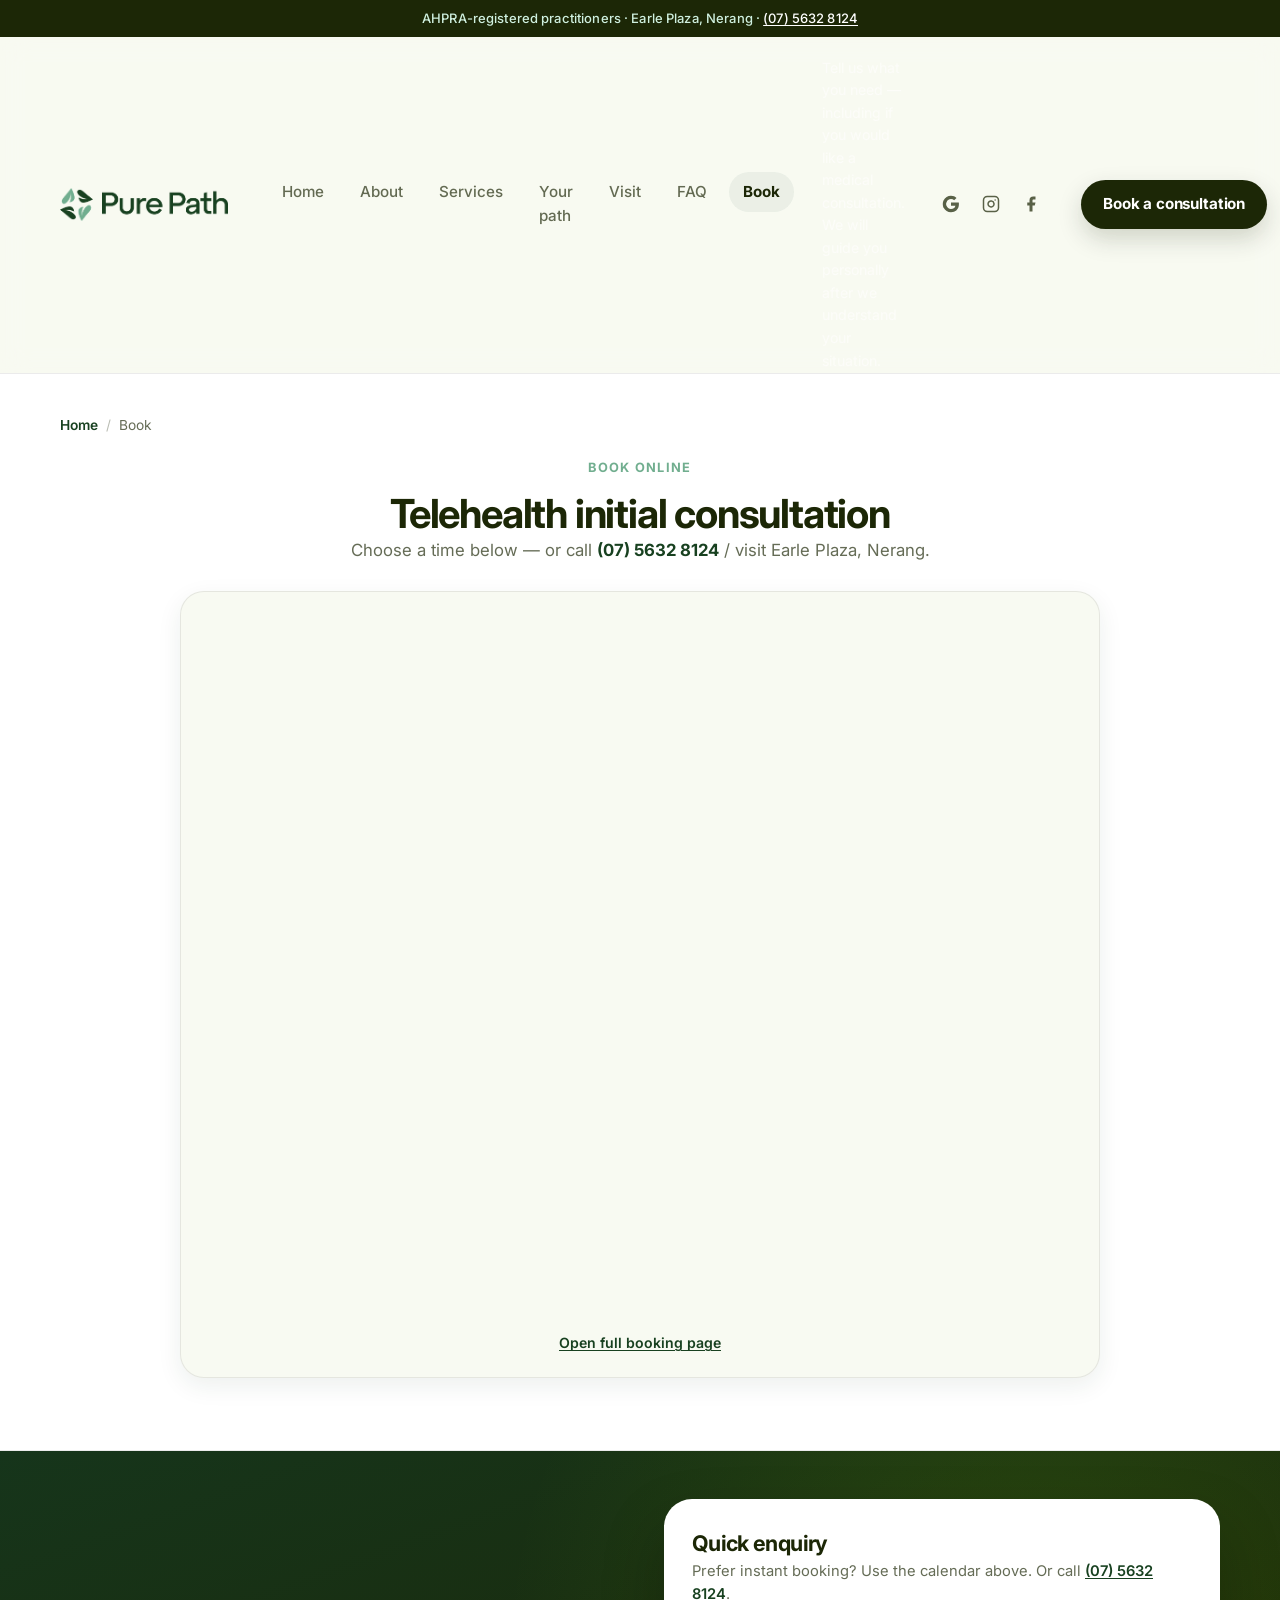
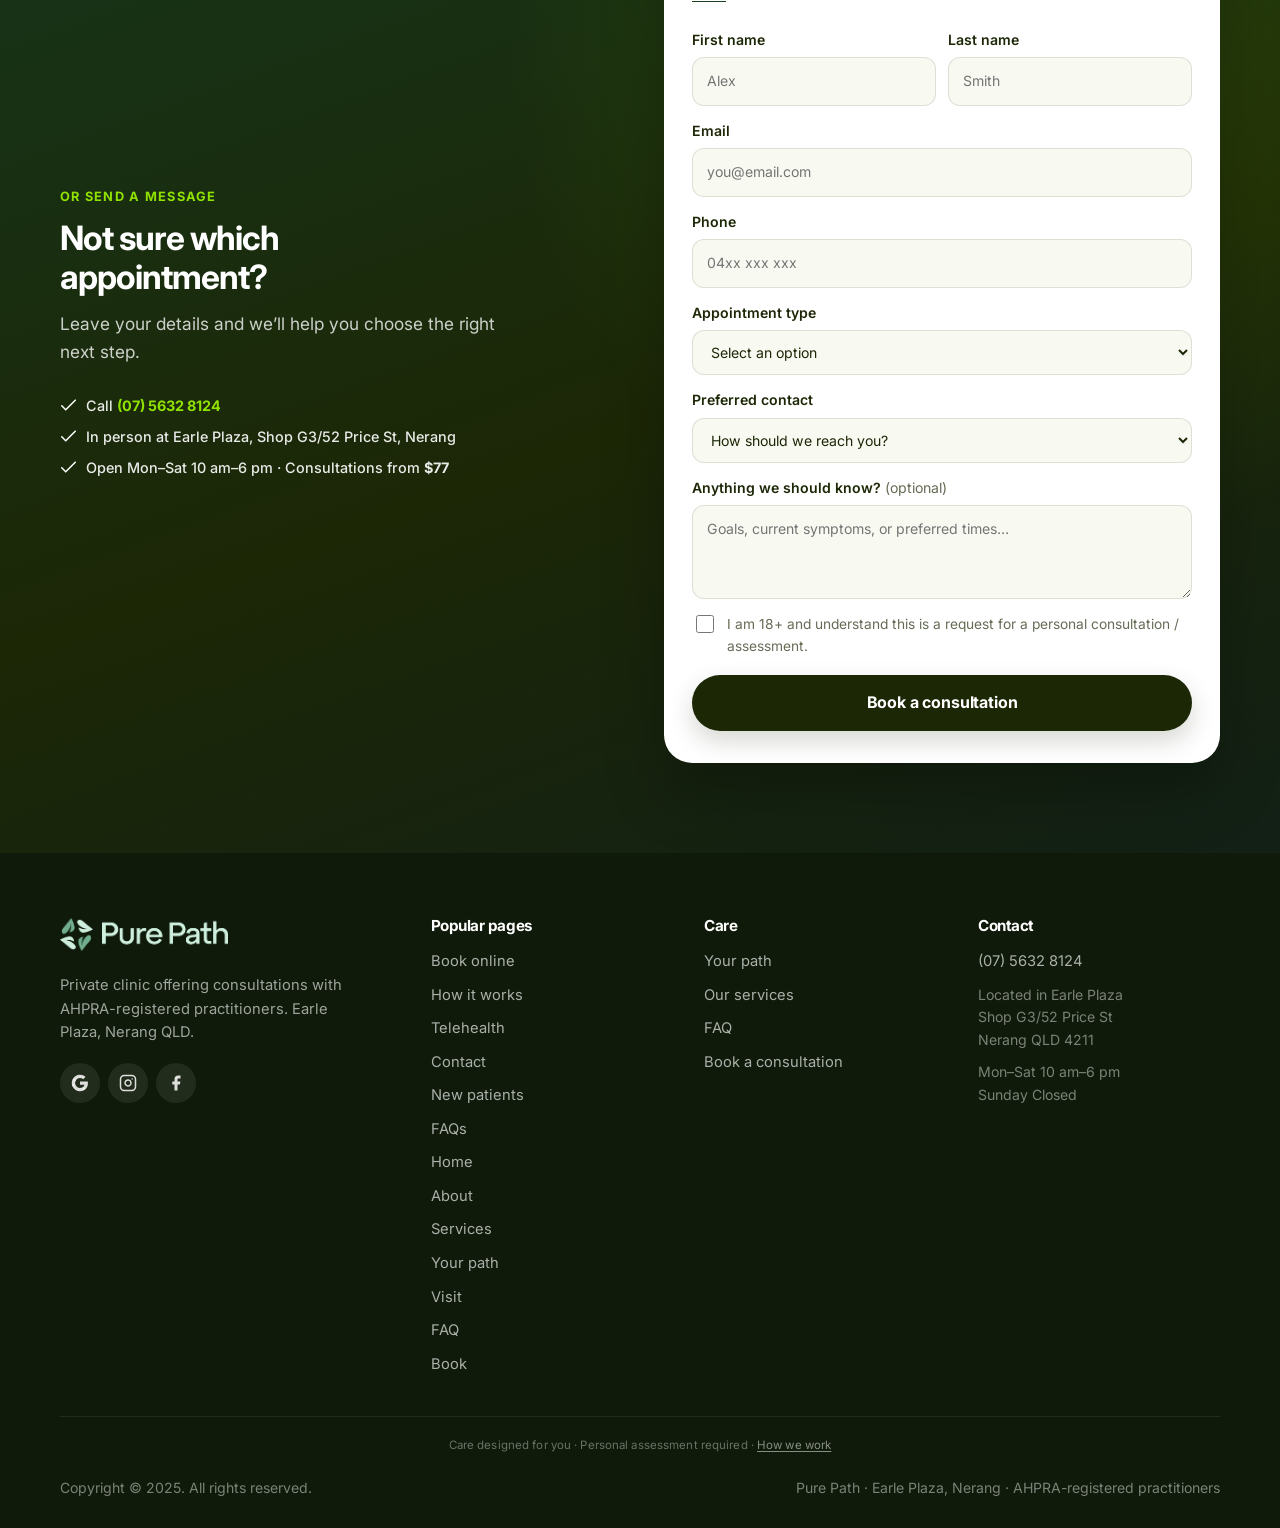
<file: book.html>
<!DOCTYPE html>
<html lang="en">
<head>
  <meta charset="utf-8">
  <meta name="viewport" content="width=device-width, initial-scale=1">
  <title>Book Telehealth Consultation | Pure Path Nerang from $77</title>
  <meta name="description" content="Book a Pure Path telehealth initial consultation online or call (07) 5632 8124. Private clinic Nerang Gold Coast. Consultations from $77.">
  <meta name="robots" content="index, follow">
  <link rel="canonical" href="https://leaflock420-weedman.github.io/purepath-clone/book.html">
  <meta property="og:type" content="website">
  <meta property="og:title" content="Book a Consultation | Pure Path Nerang (07) 5632 8124">
  <meta property="og:description" content="Book a Pure Path consultation by phone, online, or in person at Earle Plaza Nerang. From $77. Individual clinical assessment.">
  <meta property="og:image" content="assets/logo-dark-full.png">
  <link rel="icon" href="assets/favicon.png">
  <link rel="apple-touch-icon" href="assets/favicon.png">
  <link rel="preconnect" href="https://api.fontshare.com">
  <link rel="preconnect" href="https://fonts.googleapis.com">
  <link rel="preconnect" href="https://fonts.gstatic.com" crossorigin>
  <link href="https://api.fontshare.com/v2/css?f[]=satoshi@400,500,700,400i,500i,700i&display=swap" rel="stylesheet">
  <link href="https://fonts.googleapis.com/css2?family=Inter:wght@400;500;600;700&display=swap" rel="stylesheet">
  <link rel="stylesheet" href="styles.css">
  <link href="https://assets.calendly.com/assets/external/widget.css" rel="stylesheet">
</head>
<body>  <div class="top-bar" role="note">
    <span>AHPRA-registered practitioners · Earle Plaza, Nerang · <a href="tel:+61756328124">(07) 5632 8124</a></span>
  </div>
  <header class="site-header" id="top">
    <nav class="nav container" aria-label="Primary">
      <a href="index.html" class="logo" aria-label="Pure Path home">
        <img src="assets/logo-nav.png" alt="Pure Path" class="logo-img logo-img-dark" width="160" height="36">
      </a>
      <ul class="nav-links">
        <li><a href="index.html" data-nav>Home</a></li>
        <li><a href="about.html" data-nav>About</a></li>
        <li><a href="services.html" data-nav>Services</a></li>
        <li><a href="your-path.html" data-nav>Your path</a></li>
        <li><a href="visit.html" data-nav>Visit</a></li>
        <li><a href="faq.html" data-nav>FAQ</a></li>
        <li><a href="book.html" data-nav>Book</a></li>
      </ul>
          <p style="margin-top:20px; font-size:0.88rem; color:rgba(255,255,255,.55); max-width:40ch;">Tell us what you need — including if you would like a medical consultation. We will guide you personally after we understand your situation.</p>
      <div class="nav-social" aria-label="Social media">
        <a href="https://www.google.com/maps/search/?api=1&amp;query=Pure+Path+52+Price+St+Nerang+QLD+4211" target="_blank" rel="noopener noreferrer" aria-label="Google Maps" title="Google">
          <svg width="18" height="18" viewBox="0 0 24 24" fill="currentColor" aria-hidden="true"><path d="M22.56 12.25c0-.78-.07-1.53-.2-2.25H12v4.26h5.92c-.26 1.37-1.04 2.53-2.21 3.31v2.77h3.57c2.08-1.92 3.28-4.74 3.28-8.09z"/><path d="M12 23c2.97 0 5.46-.98 7.28-2.66l-3.57-2.77c-.98.66-2.23 1.06-3.71 1.06-2.86 0-5.29-1.93-6.16-4.53H2.18v2.84C3.99 20.53 7.7 23 12 23z"/><path d="M5.84 14.09c-.22-.66-.35-1.36-.35-2.09s.13-1.43.35-2.09V7.07H2.18C1.43 8.55 1 10.22 1 12s.43 3.45 1.18 4.93l2.85-2.22.81-.62z"/><path d="M12 5.38c1.62 0 3.06.56 4.21 1.64l3.15-3.15C17.45 2.09 14.97 1 12 1 7.7 1 3.99 3.47 2.18 7.07l3.66 2.84c.87-2.6 3.3-4.53 6.16-4.53z"/></svg>
        </a>
        <a href="https://www.instagram.com/purepath_au/" target="_blank" rel="noopener noreferrer" aria-label="Instagram" title="Instagram">
          <svg width="18" height="18" viewBox="0 0 24 24" fill="none" stroke="currentColor" stroke-width="2" stroke-linecap="round" stroke-linejoin="round" aria-hidden="true"><rect x="2" y="2" width="20" height="20" rx="5"/><path d="M16 11.37A4 4 0 1 1 12.63 8 4 4 0 0 1 16 11.37z"/><line x1="17.5" y1="6.5" x2="17.51" y2="6.5"/></svg>
        </a>
        <a href="https://www.facebook.com/purepath.au/" target="_blank" rel="noopener noreferrer" aria-label="Facebook" title="Facebook">
          <svg width="18" height="18" viewBox="0 0 24 24" fill="currentColor" aria-hidden="true"><path d="M18 2h-3a5 5 0 0 0-5 5v3H7v4h3v8h4v-8h3l1-4h-4V7a1 1 0 0 1 1-1h3z"/></svg>
        </a>
      </div>
      <a href="book.html" class="btn btn-primary nav-cta">Book a consultation</a>
      <button class="menu-toggle" type="button" aria-label="Open menu" aria-expanded="false" aria-controls="mobile-menu">
        <span></span><span></span><span></span>
      </button>
    </nav>
    <div class="mobile-menu" id="mobile-menu" hidden>
      <a href="index.html" data-nav>Home</a>
      <a href="about.html" data-nav>About</a>
      <a href="services.html" data-nav>Services</a>
      <a href="your-path.html" data-nav>Your path</a>
      <a href="visit.html" data-nav>Visit</a>
      <a href="faq.html" data-nav>FAQ</a>
      <a href="book.html" data-nav>Book</a>
      <div class="mobile-social">
        <a href="https://www.google.com/maps/search/?api=1&amp;query=Pure+Path+52+Price+St+Nerang+QLD+4211" target="_blank" rel="noopener noreferrer">Google</a>
        <a href="https://www.instagram.com/purepath_au/" target="_blank" rel="noopener noreferrer">Instagram</a>
        <a href="https://www.facebook.com/purepath.au/" target="_blank" rel="noopener noreferrer">Facebook</a>
        <a href="https://www.google.com/search?q=Pure+Path+Nerang+reviews" target="_blank" rel="noopener noreferrer">Google Reviews</a>
      </div>
      <a href="tel:+61756328124" class="btn btn-ghost">Call (07) 5632 8124</a>
      <a href="book.html" class="btn btn-primary">Book a consultation</a>
    </div>
  </header>

  <main>
    <section class="calendly-section" id="book-online" style="padding-top:40px;">
      <div class="container">
        <nav class="breadcrumb reveal" aria-label="Breadcrumb">
          <a href="index.html">Home</a><span aria-hidden="true">/</span><span>Book</span>
        </nav>
        <div class="section-head reveal calendly-head">
          <p class="eyebrow">Book online</p>
          <h1 style="font-size:clamp(1.8rem,4vw,2.5rem);">Telehealth initial consultation</h1>
          <p class="section-sub">Choose a time below — or call <a href="tel:+61756328124" style="color:var(--green-deep);font-weight:700;">(07) 5632 8124</a> / visit Earle Plaza, Nerang.</p>
        </div>
        <div class="calendly-shell reveal">
          <div
            class="calendly-inline-widget"
            data-url="https://calendly.com/purepathmedical-support/telehealth-initial-consultation?hide_gdpr_banner=1&amp;primary_color=184120"
            style="min-width:320px;height:720px;"
            role="region"
            aria-label="Book a telehealth initial consultation">
          </div>
          <p class="calendly-fallback">
            <a href="https://calendly.com/purepathmedical-support/telehealth-initial-consultation" target="_blank" rel="noopener noreferrer">Open full booking page</a>
          </p>
        </div>
      </div>
    </section>

    <section class="book" id="book" style="padding-top:48px; padding-bottom:90px;">
      <div class="container book-grid">
        <div class="book-copy reveal">
          <p class="eyebrow light">Or send a message</p>
          <h2 style="color:#fff; font-size:clamp(1.6rem,3vw,2.1rem); margin-bottom:14px;">Not sure which appointment?</h2>
          <p class="lead light">Leave your details and we’ll help you choose the right next step.</p>
          <ul class="check-list light">
            <li>Call <a href="tel:+61756328124"><strong>(07) 5632 8124</strong></a></li>
            <li>In person at Earle Plaza, Shop G3/52 Price St, Nerang</li>
            <li>Open Mon–Sat 10&nbsp;am–6&nbsp;pm · Consultations from <strong>$77</strong></li>
          </ul>
        </div>

        <form class="book-form reveal delay-1" id="booking-form" novalidate>
          <h2 style="font-size:1.35rem; margin-bottom:4px;">Quick enquiry</h2>
          <p class="form-note">Prefer instant booking? Use the calendar above. Or call <a href="tel:+61756328124">(07) 5632 8124</a>.</p>

          <div class="field-row">
            <label>
              <span>First name</span>
              <input type="text" name="firstName" required autocomplete="given-name" placeholder="Alex">
            </label>
            <label>
              <span>Last name</span>
              <input type="text" name="lastName" required autocomplete="family-name" placeholder="Smith">
            </label>
          </div>
          <label>
            <span>Email</span>
            <input type="email" name="email" required autocomplete="email" placeholder="you@email.com">
          </label>
          <label>
            <span>Phone</span>
            <input type="tel" name="phone" required autocomplete="tel" placeholder="04xx xxx xxx">
          </label>
          <label>
            <span>Appointment type</span>
            <select name="interest" required>
              <option value="" disabled selected>Select an option</option>
              <option>Initial consultation</option>
              <option>Follow-up review</option>
              <option>Phone consultation</option>
              <option>In-person clinic visit</option>
              <option>General enquiry</option>
            </select>
          </label>
          <label>
            <span>Preferred contact</span>
            <select name="contactMethod" required>
              <option value="" disabled selected>How should we reach you?</option>
              <option>Phone call</option>
              <option>In person at Nerang clinic</option>
              <option>Email</option>
            </select>
          </label>
          <label>
            <span>Anything we should know? <em>(optional)</em></span>
            <textarea name="notes" rows="3" placeholder="Goals, current symptoms, or preferred times…"></textarea>
          </label>
          <label class="checkbox">
            <input type="checkbox" name="consent" required>
            <span>I am 18+ and understand this is a request for a personal consultation / assessment.</span>
          </label>
          <button type="submit" class="btn btn-primary btn-lg btn-block">Book a consultation</button>
          <p class="form-success" id="form-success" hidden>
            Thanks — your request has been received. A Pure Path team member will be in touch shortly.
          </p>
        </form>
      </div>
    </section>
  </main>

  <footer class="site-footer">
    <div class="container footer-grid">
      <div class="footer-brand">
        <a href="index.html" class="logo light" aria-label="Pure Path home">
          <img src="assets/logo-footer.png" alt="Pure Path" class="logo-img logo-img-light" width="160" height="36">
        </a>
        <p>Private clinic offering consultations with AHPRA-registered practitioners. Earle Plaza, Nerang QLD.</p>
        <div class="footer-social" aria-label="Social media">
          <a href="https://www.google.com/maps/search/?api=1&amp;query=Pure+Path+52+Price+St+Nerang+QLD+4211" target="_blank" rel="noopener noreferrer" aria-label="Google Maps">
            <svg width="18" height="18" viewBox="0 0 24 24" fill="currentColor" aria-hidden="true"><path d="M22.56 12.25c0-.78-.07-1.53-.2-2.25H12v4.26h5.92c-.26 1.37-1.04 2.53-2.21 3.31v2.77h3.57c2.08-1.92 3.28-4.74 3.28-8.09z"/><path d="M12 23c2.97 0 5.46-.98 7.28-2.66l-3.57-2.77c-.98.66-2.23 1.06-3.71 1.06-2.86 0-5.29-1.93-6.16-4.53H2.18v2.84C3.99 20.53 7.7 23 12 23z"/><path d="M5.84 14.09c-.22-.66-.35-1.36-.35-2.09s.13-1.43.35-2.09V7.07H2.18C1.43 8.55 1 10.22 1 12s.43 3.45 1.18 4.93l2.85-2.22.81-.62z"/><path d="M12 5.38c1.62 0 3.06.56 4.21 1.64l3.15-3.15C17.45 2.09 14.97 1 12 1 7.7 1 3.99 3.47 2.18 7.07l3.66 2.84c.87-2.6 3.3-4.53 6.16-4.53z"/></svg>
          </a>
          <a href="https://www.instagram.com/purepath_au/" target="_blank" rel="noopener noreferrer" aria-label="Instagram">
            <svg width="18" height="18" viewBox="0 0 24 24" fill="none" stroke="currentColor" stroke-width="2" stroke-linecap="round" stroke-linejoin="round" aria-hidden="true"><rect x="2" y="2" width="20" height="20" rx="5"/><path d="M16 11.37A4 4 0 1 1 12.63 8 4 4 0 0 1 16 11.37z"/><line x1="17.5" y1="6.5" x2="17.51" y2="6.5"/></svg>
          </a>
          <a href="https://www.facebook.com/purepath.au/" target="_blank" rel="noopener noreferrer" aria-label="Facebook">
            <svg width="18" height="18" viewBox="0 0 24 24" fill="currentColor" aria-hidden="true"><path d="M18 2h-3a5 5 0 0 0-5 5v3H7v4h3v8h4v-8h3l1-4h-4V7a1 1 0 0 1 1-1h3z"/></svg>
          </a>
        </div>
      </div>
      <div class="footer-col">
        <h4>Popular pages</h4>
        <a href="book.html">Book online</a>
        <a href="how-it-works.html">How it works</a>
        <a href="telehealth.html">Telehealth</a>
        <a href="contact.html">Contact</a>
        <a href="new-patients.html">New patients</a>
        <a href="faq.html">FAQs</a>
        <span hidden></span>
        <a href="index.html">Home</a>
        <a href="about.html">About</a>
        <a href="services.html">Services</a>
        <a href="your-path.html">Your path</a>
        <a href="visit.html">Visit</a>
        <a href="faq.html">FAQ</a>
        <a href="book.html">Book</a>
      </div>
      <div class="footer-col">
        <h4>Care</h4>
        <a href="your-path.html">Your path</a>
        <a href="services.html">Our services</a>
        <a href="faq.html">FAQ</a>
        <a href="book.html">Book a consultation</a>
      </div>
      <div class="footer-col">
        <h4>Contact</h4>
        <a href="tel:+61756328124">(07) 5632 8124</a>
        <p class="muted">Located in Earle Plaza<br>Shop G3/52 Price St<br>Nerang QLD 4211</p>
        <p class="muted">Mon–Sat 10 am–6 pm<br>Sunday Closed</p>
      </div>
    </div>
        <p class="site-disclaimer">Care designed for you · Personal assessment required · <a href="disclaimer.html">How we work</a></p>
    <div class="container footer-bottom">
      <p>Copyright © 2025. All rights reserved.</p>
      <p class="muted">Pure Path · Earle Plaza, Nerang · AHPRA-registered practitioners</p>
    </div>
  </footer>
  <script src="https://assets.calendly.com/assets/external/widget.js" type="text/javascript" async></script>
  <script src="app.js"></script>
</body>
</html>
</file>
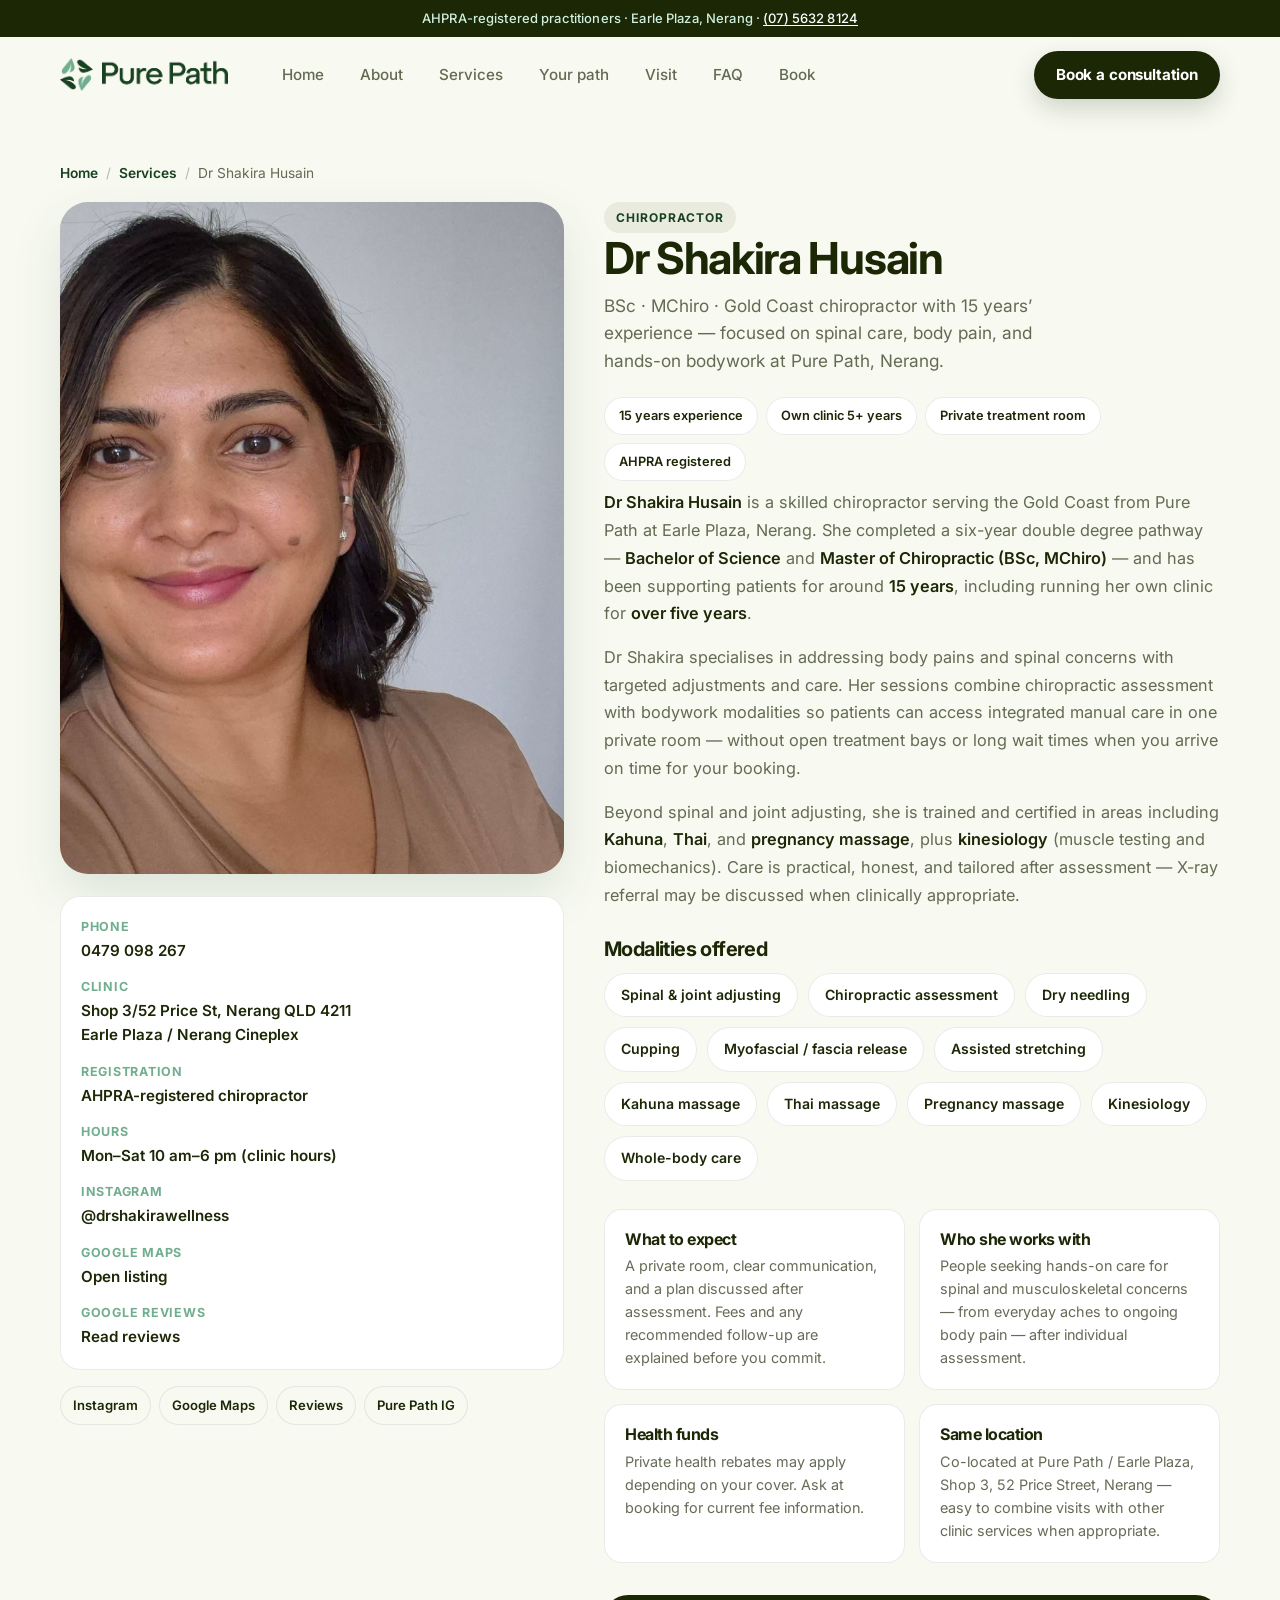
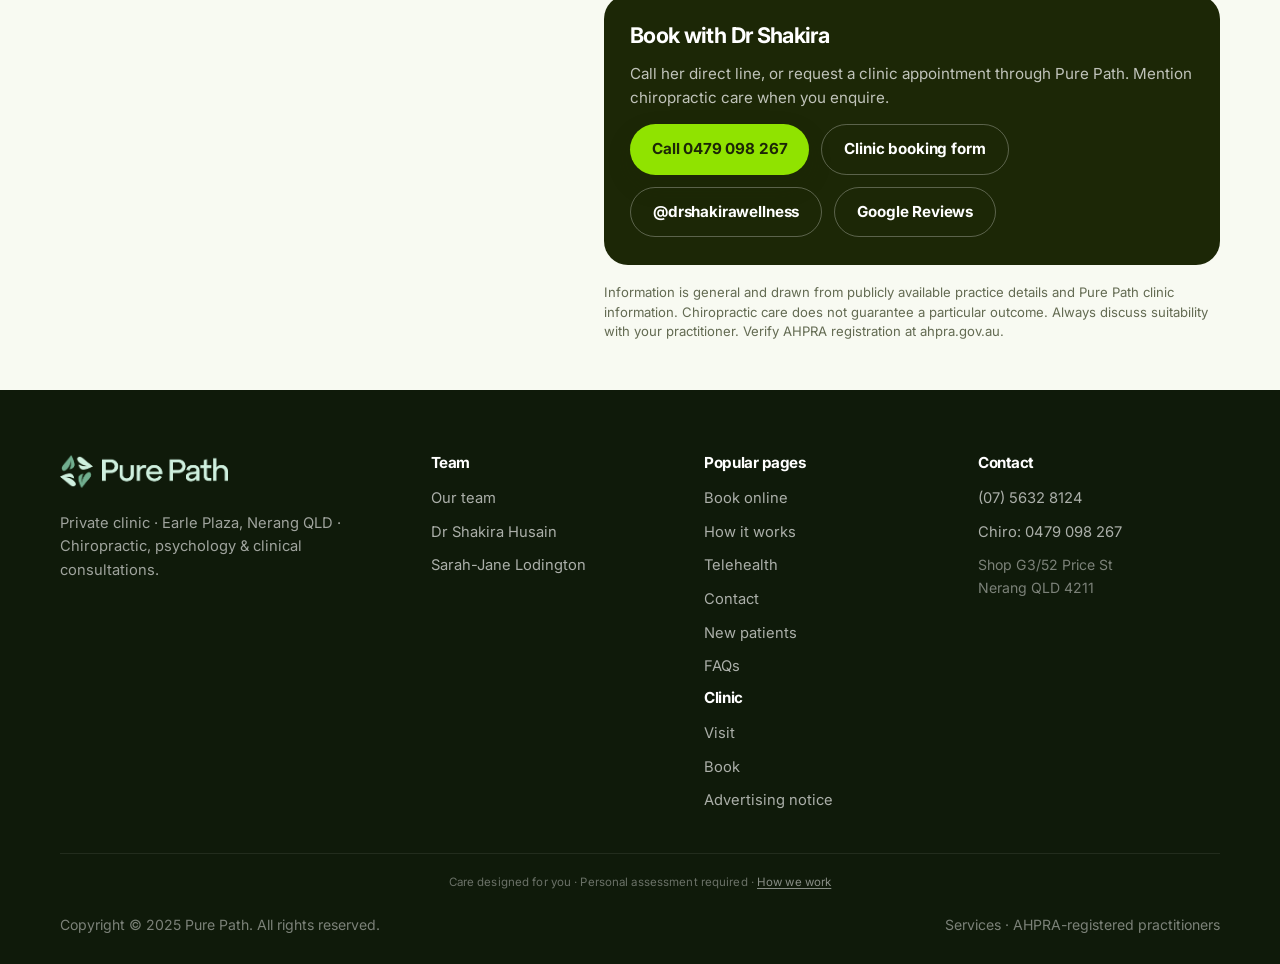
<file: chiropractor.html>
<!DOCTYPE html>
<html lang="en">
<head>
  <meta charset="utf-8">
  <meta name="viewport" content="width=device-width, initial-scale=1">
  <title>Chiropractor Nerang Gold Coast | Dr Shakira Husain Pure Path</title>
  <meta name="description" content="Dr Shakira Husain, chiropractor at Pure Path Nerang Gold Coast. Spinal care, dry needling, cupping. Shop 3/52 Price St Earle Plaza. Call 0479 098 267.">
  <meta name="robots" content="index, follow">
  <link rel="canonical" href="https://leaflock420-weedman.github.io/purepath-clone/chiropractor.html">
  <meta property="og:title" content="Dr Shakira Husain | Chiropractor at Pure Path Nerang">
  <meta property="og:description" content="Chiropractor at Pure Path, Earle Plaza Nerang — 15+ years experience. Book a consultation.">
  <meta property="og:image" content="assets/shakira-husain.jpg">
  <link rel="icon" href="assets/favicon.png">
  <link rel="apple-touch-icon" href="assets/favicon.png">
  <link rel="preconnect" href="https://api.fontshare.com">
  <link rel="preconnect" href="https://fonts.googleapis.com">
  <link rel="preconnect" href="https://fonts.gstatic.com" crossorigin>
  <link href="https://api.fontshare.com/v2/css?f[]=satoshi@400,500,700,400i,500i,700i&display=swap" rel="stylesheet">
  <link href="https://fonts.googleapis.com/css2?family=Inter:wght@400;500;600;700&display=swap" rel="stylesheet">
  <link rel="stylesheet" href="styles.css">
</head>
<body>
  <div class="top-bar" role="note">
    <span>AHPRA-registered practitioners · Earle Plaza, Nerang · <a href="tel:+61756328124">(07) 5632 8124</a></span>
  </div>
  <header class="site-header" id="top">
    <nav class="nav container" aria-label="Primary">
      <a href="index.html" class="logo" aria-label="Pure Path home">
        <img src="assets/logo-nav.png" alt="Pure Path" class="logo-img logo-img-dark" width="160" height="36">
      </a>
      <ul class="nav-links">
        <li><a href="index.html" data-nav>Home</a></li>
        <li><a href="about.html" data-nav>About</a></li>
        <li><a href="services.html" data-nav>Services</a></li>
        <li><a href="your-path.html" data-nav>Your path</a></li>
        <li><a href="visit.html" data-nav>Visit</a></li>
        <li><a href="faq.html" data-nav>FAQ</a></li>
        <li><a href="book.html" data-nav>Book</a></li>
      </ul>
      <a href="book.html" class="btn btn-primary nav-cta">Book a consultation</a>
      <button class="menu-toggle" type="button" aria-label="Open menu" aria-expanded="false" aria-controls="mobile-menu">
        <span></span><span></span><span></span>
      </button>
    </nav>
    <div class="mobile-menu" id="mobile-menu" hidden>
      <a href="index.html" data-nav>Home</a>
      <a href="about.html" data-nav>About</a>
      <a href="services.html" data-nav>Services</a>
      <a href="your-path.html" data-nav>Your path</a>
      <a href="visit.html" data-nav>Visit</a>
      <a href="faq.html" data-nav>FAQ</a>
      <a href="book.html" data-nav>Book</a>
      <a href="tel:+61479098267" class="btn btn-ghost">Call Dr Shakira</a>
      <a href="book.html" class="btn btn-primary">Book a consultation</a>
    </div>
  </header>

  <main>
    <section class="profile-hero">
      <div class="container">
        <nav class="breadcrumb reveal" aria-label="Breadcrumb">
          <a href="index.html">Home</a><span aria-hidden="true">/</span>
          <a href="services.html">Services</a><span aria-hidden="true">/</span>
          <span>Dr Shakira Husain</span>
        </nav>

        <div class="profile-layout">
          <aside class="profile-photo-wrap reveal">
            <div class="profile-photo">
              <img src="assets/shakira-husain.jpg" alt="Dr Shakira Husain, chiropractor" width="800" height="1000">
            </div>
            <div class="profile-meta">
              <div class="profile-meta-item">
                <strong>Phone</strong>
                <a href="tel:+61479098267">0479 098 267</a>
              </div>
              <div class="profile-meta-item">
                <strong>Clinic</strong>
                <span>Shop 3/52 Price St, Nerang QLD 4211<br>Earle Plaza / Nerang Cineplex</span>
              </div>
              <div class="profile-meta-item">
                <strong>Registration</strong>
                <span>AHPRA-registered chiropractor</span>
              </div>
              <div class="profile-meta-item">
                <strong>Hours</strong>
                <span>Mon–Sat 10 am–6 pm (clinic hours)</span>
              </div>
              <div class="profile-meta-item">
                <strong>Instagram</strong>
                <a href="https://www.instagram.com/drshakirawellness/" target="_blank" rel="noopener noreferrer">@drshakirawellness</a>
              </div>
              <div class="profile-meta-item">
                <strong>Google Maps</strong>
                <a href="https://www.google.com/maps?cid=1883822697020059949" target="_blank" rel="noopener noreferrer">Open listing</a>
              </div>
              <div class="profile-meta-item">
                <strong>Google Reviews</strong>
                <a href="https://www.google.com/search?q=Dr+Shakira+Husain+chiropractor+Nerang+reviews" target="_blank" rel="noopener noreferrer">Read reviews</a>
              </div>
            </div>
            <div class="profile-social-row">
              <a class="social-btn" href="https://www.instagram.com/drshakirawellness/" target="_blank" rel="noopener noreferrer">Instagram</a>
              <a class="social-btn" href="https://www.google.com/maps?cid=1883822697020059949" target="_blank" rel="noopener noreferrer">Google Maps</a>
              <a class="social-btn" href="https://www.google.com/search?q=Dr+Shakira+Husain+chiropractor+Nerang+reviews" target="_blank" rel="noopener noreferrer">Reviews</a>
              <a class="social-btn" href="https://www.instagram.com/purepath_au/" target="_blank" rel="noopener noreferrer">Pure Path IG</a>
            </div>
          </aside>

          <div class="profile-content reveal delay-1">
            <span class="team-role">Chiropractor</span>
            <h1>Dr Shakira Husain</h1>
            <p class="lead">BSc · MChiro · Gold Coast chiropractor with 15 years’ experience — focused on spinal care, body pain, and hands-on bodywork at Pure Path, Nerang.</p>

            <div class="profile-badge-row">
              <span class="profile-badge">15 years experience</span>
              <span class="profile-badge">Own clinic 5+ years</span>
              <span class="profile-badge">Private treatment room</span>
              <span class="profile-badge">AHPRA registered</span>
            </div>

            <div class="prose">
              <p>
                <strong>Dr Shakira Husain</strong> is a skilled chiropractor serving the Gold Coast from Pure Path at Earle Plaza, Nerang.
                She completed a six-year double degree pathway — <strong>Bachelor of Science</strong> and <strong>Master of Chiropractic (BSc, MChiro)</strong> —
                and has been supporting patients for around <strong>15 years</strong>, including running her own clinic for <strong>over five years</strong>.
              </p>
              <p>
                Dr Shakira specialises in addressing body pains and spinal concerns with targeted adjustments and care.
                Her sessions combine chiropractic assessment with bodywork modalities so patients can access integrated manual care in one private room —
                without open treatment bays or long wait times when you arrive on time for your booking.
              </p>
              <p>
                Beyond spinal and joint adjusting, she is trained and certified in areas including
                <strong>Kahuna</strong>, <strong>Thai</strong>, and <strong>pregnancy massage</strong>, plus
                <strong>kinesiology</strong> (muscle testing and biomechanics). Care is practical, honest, and tailored after assessment —
                X-ray referral may be discussed when clinically appropriate.
              </p>
            </div>

            <h2 style="font-size:1.25rem; margin-bottom:12px;">Modalities offered</h2>
            <div class="service-chips">
              <span>Spinal &amp; joint adjusting</span>
              <span>Chiropractic assessment</span>
              <span>Dry needling</span>
              <span>Cupping</span>
              <span>Myofascial / fascia release</span>
              <span>Assisted stretching</span>
              <span>Kahuna massage</span>
              <span>Thai massage</span>
              <span>Pregnancy massage</span>
              <span>Kinesiology</span>
              <span>Whole-body care</span>
            </div>

            <div class="approach-grid">
              <article class="approach-card">
                <h3>What to expect</h3>
                <p>A private room, clear communication, and a plan discussed after assessment. Fees and any recommended follow-up are explained before you commit.</p>
              </article>
              <article class="approach-card">
                <h3>Who she works with</h3>
                <p>People seeking hands-on care for spinal and musculoskeletal concerns — from everyday aches to ongoing body pain — after individual assessment.</p>
              </article>
              <article class="approach-card">
                <h3>Health funds</h3>
                <p>Private health rebates may apply depending on your cover. Ask at booking for current fee information.</p>
              </article>
              <article class="approach-card">
                <h3>Same location</h3>
                <p>Co-located at Pure Path / Earle Plaza, Shop 3, 52 Price Street, Nerang — easy to combine visits with other clinic services when appropriate.</p>
              </article>
            </div>

            <div class="profile-cta">
              <h2>Book with Dr Shakira</h2>
              <p>Call her direct line, or request a clinic appointment through Pure Path. Mention chiropractic care when you enquire.</p>
              <div class="hero-actions">
                <a href="tel:+61479098267" class="btn btn-primary">Call 0479 098 267</a>
                <a href="book.html" class="btn btn-ghost">Clinic booking form</a>
                <a href="https://www.instagram.com/drshakirawellness/" target="_blank" rel="noopener noreferrer" class="btn btn-ghost">@drshakirawellness</a>
                <a href="https://www.google.com/search?q=Dr+Shakira+Husain+chiropractor+Nerang+reviews" target="_blank" rel="noopener noreferrer" class="btn btn-ghost">Google Reviews</a>
              </div>
            </div>
            <p class="profile-note">
              Information is general and drawn from publicly available practice details and Pure Path clinic information.
              Chiropractic care does not guarantee a particular outcome. Always discuss suitability with your practitioner.
              Verify AHPRA registration at <a href="https://www.ahpra.gov.au/" target="_blank" rel="noopener noreferrer">ahpra.gov.au</a>.
            </p>
          </div>
        </div>
      </div>
    </section>
  </main>

  <footer class="site-footer">
    <div class="container footer-grid">
      <div class="footer-brand">
        <a href="index.html" class="logo light" aria-label="Pure Path home">
          <img src="assets/logo-footer.png" alt="Pure Path" class="logo-img logo-img-light" width="160" height="36">
        </a>
        <p>Private clinic · Earle Plaza, Nerang QLD · Chiropractic, psychology &amp; clinical consultations.</p>
      </div>
      <div class="footer-col">
        <h4>Team</h4>
        <a href="services.html">Our team</a>
        <a href="chiropractor.html">Dr Shakira Husain</a>
        <a href="psychologist.html">Sarah-Jane Lodington</a>
      </div>
      <div class="footer-col">
        <h4>Popular pages</h4>
        <a href="book.html">Book online</a>
        <a href="how-it-works.html">How it works</a>
        <a href="telehealth.html">Telehealth</a>
        <a href="contact.html">Contact</a>
        <a href="new-patients.html">New patients</a>
        <a href="faq.html">FAQs</a>
        <h4>Clinic</h4>
        <a href="visit.html">Visit</a>
        <a href="book.html">Book</a>
        <a href="disclaimer.html">Advertising notice</a>
      </div>
      <div class="footer-col">
        <h4>Contact</h4>
        <a href="tel:+61756328124">(07) 5632 8124</a>
        <a href="tel:+61479098267">Chiro: 0479 098 267</a>
        <p class="muted">Shop G3/52 Price St<br>Nerang QLD 4211</p>
      </div>
    </div>
        <p class="site-disclaimer">Care designed for you · Personal assessment required · <a href="disclaimer.html">How we work</a></p>
    <div class="container footer-bottom">
      <p>Copyright © 2025 Pure Path. All rights reserved.</p>
      <p class="muted"><a href="services.html" style="color:inherit;">Services</a> · AHPRA-registered practitioners</p>
    </div>
  </footer>
  <script src="app.js"></script>
</body>
</html>
</file>
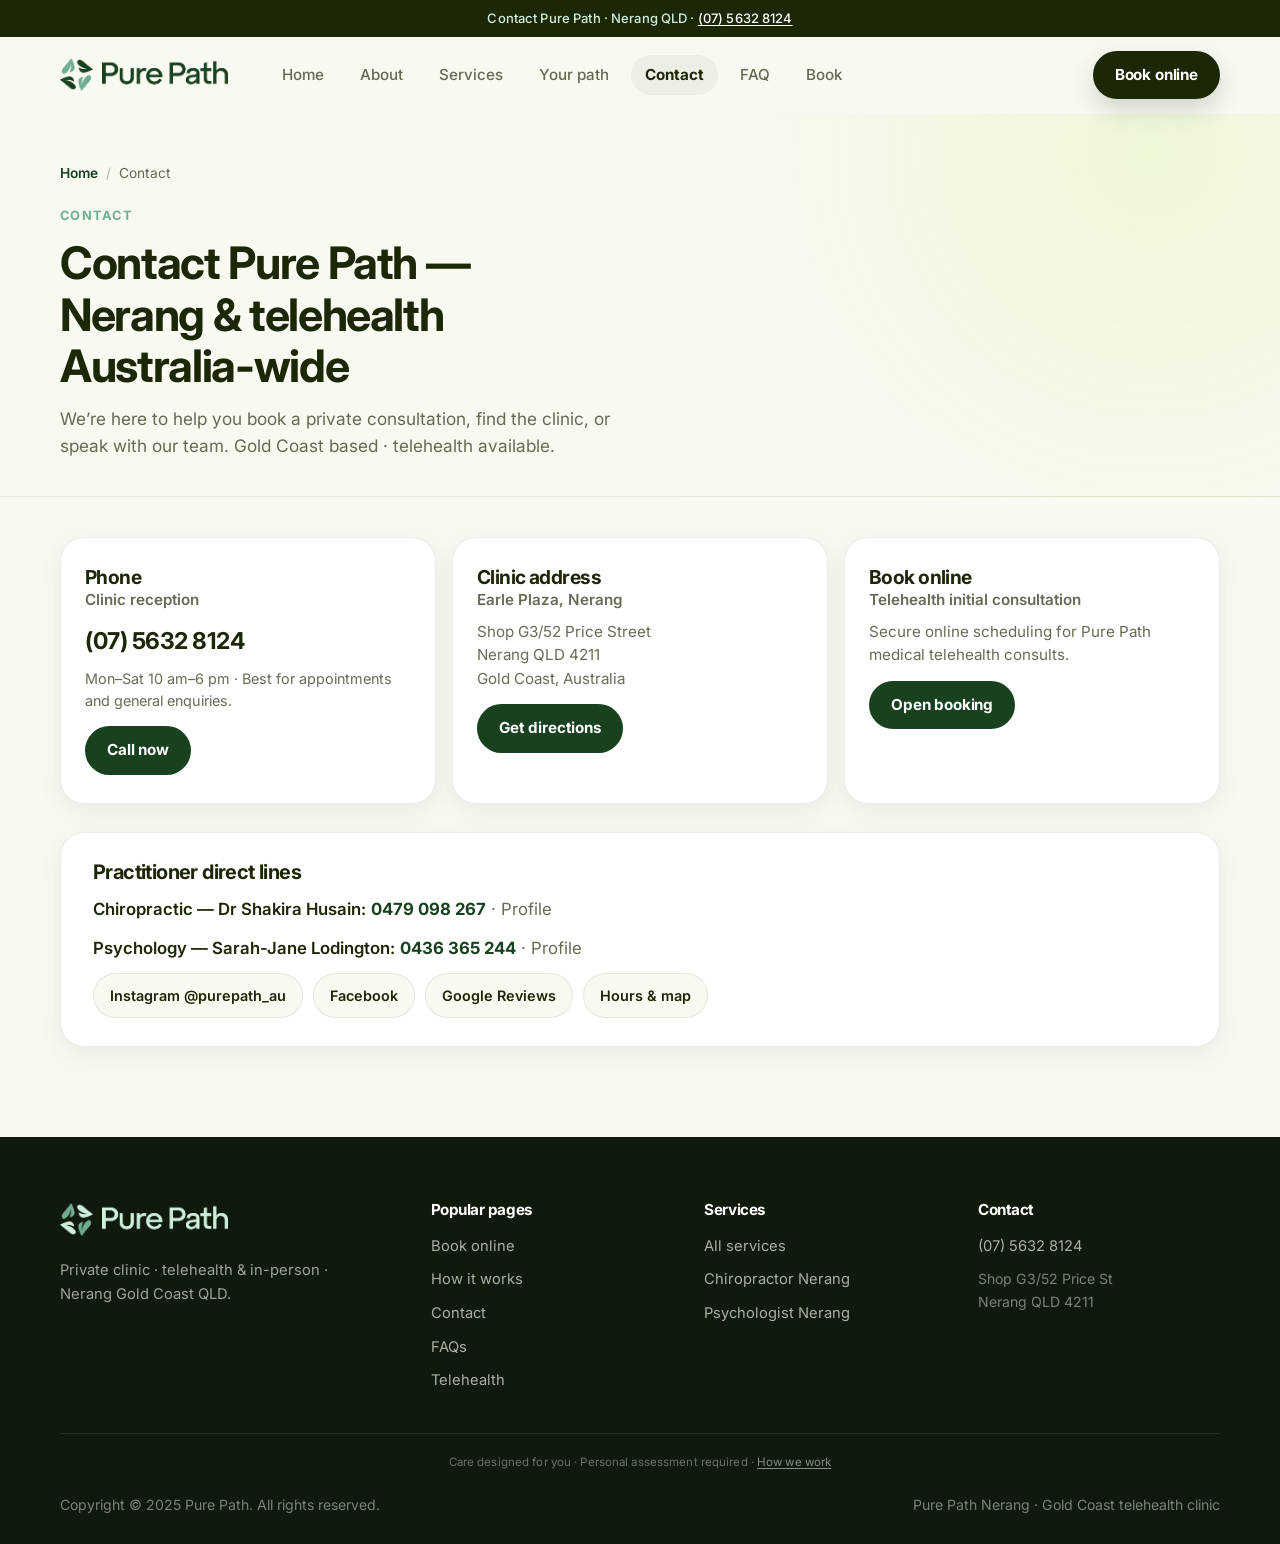
<file: contact.html>
<!DOCTYPE html>
<html lang="en-AU">
<head>
  <meta charset="utf-8">
  <meta name="viewport" content="width=device-width, initial-scale=1">
  <title>Contact Pure Path Nerang | Phone, Email &amp; Earle Plaza Clinic</title>
  <meta name="description" content="Contact Pure Path clinic in Nerang QLD. Call (07) 5632 8124, visit Earle Plaza Shop G3/52 Price St, or book a telehealth consultation online. Gold Coast private clinic.">
  <meta name="keywords" content="contact Pure Path, Pure Path Nerang phone, Earle Plaza clinic contact, telehealth clinic Gold Coast, (07) 5632 8124">
  <meta name="robots" content="index, follow, max-image-preview:large">
  <meta name="geo.region" content="AU-QLD">
  <meta name="geo.placename" content="Nerang">
  <link rel="canonical" href="https://leaflock420-weedman.github.io/purepath-clone/contact.html">
  <meta property="og:type" content="website">
  <meta property="og:locale" content="en_AU">
  <meta property="og:site_name" content="Pure Path">
  <meta property="og:title" content="Contact Pure Path Nerang | Phone &amp; Clinic">
  <meta property="og:description" content="Call (07) 5632 8124 or visit Pure Path at Earle Plaza, Nerang. Book telehealth online.">
  <meta property="og:url" content="https://leaflock420-weedman.github.io/purepath-clone/contact.html">
  <meta property="og:image" content="https://leaflock420-weedman.github.io/purepath-clone/assets/logo-dark-full.png">
  <meta name="twitter:card" content="summary_large_image">
  <meta name="twitter:title" content="Contact Pure Path Nerang">
  <meta name="twitter:description" content="Phone, address and online booking for Pure Path private clinic.">
  <link rel="icon" href="assets/favicon.png">
  <link rel="apple-touch-icon" href="assets/favicon.png">
  <link rel="preconnect" href="https://api.fontshare.com">
  <link rel="preconnect" href="https://fonts.googleapis.com">
  <link rel="preconnect" href="https://fonts.gstatic.com" crossorigin>
  <link href="https://api.fontshare.com/v2/css?f[]=satoshi@400,500,700&display=swap" rel="stylesheet">
  <link href="https://fonts.googleapis.com/css2?family=Inter:wght@400;500;600;700&display=swap" rel="stylesheet">
  <link rel="stylesheet" href="styles.css">
  <script type="application/ld+json">
  {
    "@context": "https://schema.org",
    "@type": "ContactPage",
    "name": "Contact Pure Path",
    "url": "https://leaflock420-weedman.github.io/purepath-clone/contact.html",
    "mainEntity": {
      "@type": "MedicalClinic",
      "name": "Pure Path",
      "telephone": "+61-7-5632-8124",
      "email": "info@purepath.au",
      "address": {
        "@type": "PostalAddress",
        "streetAddress": "Shop G3/52 Price Street, Earle Plaza",
        "addressLocality": "Nerang",
        "addressRegion": "QLD",
        "postalCode": "4211",
        "addressCountry": "AU"
      },
      "openingHoursSpecification": [
        {"@type": "OpeningHoursSpecification", "dayOfWeek": ["Monday","Tuesday","Wednesday","Thursday","Friday","Saturday"], "opens": "10:00", "closes": "18:00"}
      ],
      "sameAs": [
        "https://www.instagram.com/purepath_au/",
        "https://www.facebook.com/purepath.au/",
        "https://purepath.au/"
      ]
    }
  }
  </script>
</head>
<body>
  <div class="top-bar" role="note">
    <span>Contact Pure Path · Nerang QLD · <a href="tel:+61756328124">(07) 5632 8124</a></span>
  </div>
  <header class="site-header">
    <nav class="nav container" aria-label="Primary">
      <a href="index.html" class="logo" aria-label="Pure Path home">
        <img src="assets/logo-nav.png" alt="Pure Path telehealth clinic Nerang" class="logo-img logo-img-dark" width="160" height="36">
      </a>
      <ul class="nav-links">
        <li><a href="index.html" data-nav>Home</a></li>
        <li><a href="about.html" data-nav>About</a></li>
        <li><a href="services.html" data-nav>Services</a></li>
        <li><a href="your-path.html" data-nav>Your path</a></li>
        <li><a href="contact.html" data-nav>Contact</a></li>
        <li><a href="faq.html" data-nav>FAQ</a></li>
        <li><a href="book.html" data-nav>Book</a></li>
      </ul>
      <a href="book.html" class="btn btn-primary nav-cta">Book online</a>
      <button class="menu-toggle" type="button" aria-label="Open menu" aria-expanded="false" aria-controls="mobile-menu"><span></span><span></span><span></span></button>
    </nav>
    <div class="mobile-menu" id="mobile-menu" hidden>
      <a href="index.html" data-nav>Home</a>
      <a href="about.html" data-nav>About</a>
      <a href="services.html" data-nav>Services</a>
      <a href="how-it-works.html" data-nav>How it works</a>
      <a href="contact.html" data-nav>Contact</a>
      <a href="faq.html" data-nav>FAQ</a>
      <a href="book.html" class="btn btn-primary">Book online</a>
    </div>
  </header>

  <main>
    <section class="page-hero">
      <div class="container reveal">
        <nav class="breadcrumb" aria-label="Breadcrumb">
          <a href="index.html">Home</a><span aria-hidden="true">/</span><span>Contact</span>
        </nav>
        <p class="eyebrow">Contact</p>
        <h1>Contact Pure Path — Nerang &amp; telehealth Australia-wide</h1>
        <p class="lead">We’re here to help you book a private consultation, find the clinic, or speak with our team. Gold Coast based · telehealth available.</p>
      </div>
    </section>

    <section class="visit page-section" style="padding-top:40px;">
      <div class="container">
        <div class="visit-grid">
          <article class="visit-card reveal">
            <h2 style="font-size:1.2rem;">Phone</h2>
            <p class="visit-label">Clinic reception</p>
            <p><a class="phone-link" href="tel:+61756328124">(07) 5632 8124</a></p>
            <p class="muted-ink">Mon–Sat 10 am–6 pm · Best for appointments and general enquiries.</p>
            <a class="btn btn-dark btn-sm" href="tel:+61756328124">Call now</a>
          </article>
          <article class="visit-card reveal delay-1">
            <h2 style="font-size:1.2rem;">Clinic address</h2>
            <p class="visit-label">Earle Plaza, Nerang</p>
            <p>Shop G3/52 Price Street<br>Nerang QLD 4211<br>Gold Coast, Australia</p>
            <a class="btn btn-dark btn-sm" href="https://www.google.com/maps/dir/?api=1&amp;destination=52+Price+St,+Nerang+QLD+4211" target="_blank" rel="noopener noreferrer">Get directions</a>
          </article>
          <article class="visit-card reveal delay-2">
            <h2 style="font-size:1.2rem;">Book online</h2>
            <p class="visit-label">Telehealth initial consultation</p>
            <p>Secure online scheduling for Pure Path medical telehealth consults.</p>
            <a class="btn btn-dark btn-sm" href="https://calendly.com/purepathmedical-support/telehealth-initial-consultation" target="_blank" rel="noopener noreferrer">Open booking</a>
          </article>
        </div>

        <div class="intro-inner reveal" style="margin-top:28px; flex-direction:column; align-items:flex-start; gap:12px;">
          <h2 style="font-size:1.25rem;">Practitioner direct lines</h2>
          <p class="section-sub"><strong>Chiropractic — Dr Shakira Husain:</strong> <a href="tel:+61479098267" style="color:var(--green-deep);font-weight:700;">0479 098 267</a> · <a href="chiropractor.html">Profile</a></p>
          <p class="section-sub"><strong>Psychology — Sarah-Jane Lodington:</strong> <a href="tel:+61436365244" style="color:var(--green-deep);font-weight:700;">0436 365 244</a> · <a href="psychologist.html">Profile</a></p>
          <div class="social-row">
            <a class="social-btn" href="https://www.instagram.com/purepath_au/" target="_blank" rel="noopener noreferrer">Instagram @purepath_au</a>
            <a class="social-btn" href="https://www.facebook.com/purepath.au/" target="_blank" rel="noopener noreferrer">Facebook</a>
            <a class="social-btn" href="https://www.google.com/search?q=Pure+Path+Nerang+reviews" target="_blank" rel="noopener noreferrer">Google Reviews</a>
            <a class="social-btn" href="visit.html">Hours &amp; map</a>
          </div>
        </div>
      </div>
    </section>
  </main>

  <footer class="site-footer">
    <div class="container footer-grid">
      <div class="footer-brand">
        <a href="index.html" class="logo light"><img src="assets/logo-footer.png" alt="Pure Path" class="logo-img logo-img-light" width="160" height="36"></a>
        <p>Private clinic · telehealth &amp; in-person · Nerang Gold Coast QLD.</p>
      </div>
      <div class="footer-col">
        <h4>Popular pages</h4>
        <a href="book.html">Book online</a>
        <a href="how-it-works.html">How it works</a>
        <a href="contact.html">Contact</a>
        <a href="faq.html">FAQs</a>
        <a href="telehealth.html">Telehealth</a>
      </div>
      <div class="footer-col">
        <h4>Services</h4>
        <a href="services.html">All services</a>
        <a href="chiropractor.html">Chiropractor Nerang</a>
        <a href="psychologist.html">Psychologist Nerang</a>
      </div>
      <div class="footer-col">
        <h4>Contact</h4>
        <a href="tel:+61756328124">(07) 5632 8124</a>
        <p class="muted">Shop G3/52 Price St<br>Nerang QLD 4211</p>
      </div>
    </div>
    <p class="site-disclaimer">Care designed for you · Personal assessment required · <a href="disclaimer.html">How we work</a></p>
    <div class="container footer-bottom">
      <p>Copyright © 2025 Pure Path. All rights reserved.</p>
      <p class="muted">Pure Path Nerang · Gold Coast telehealth clinic</p>
    </div>
  </footer>
  <script src="app.js"></script>
</body>
</html>
</file>
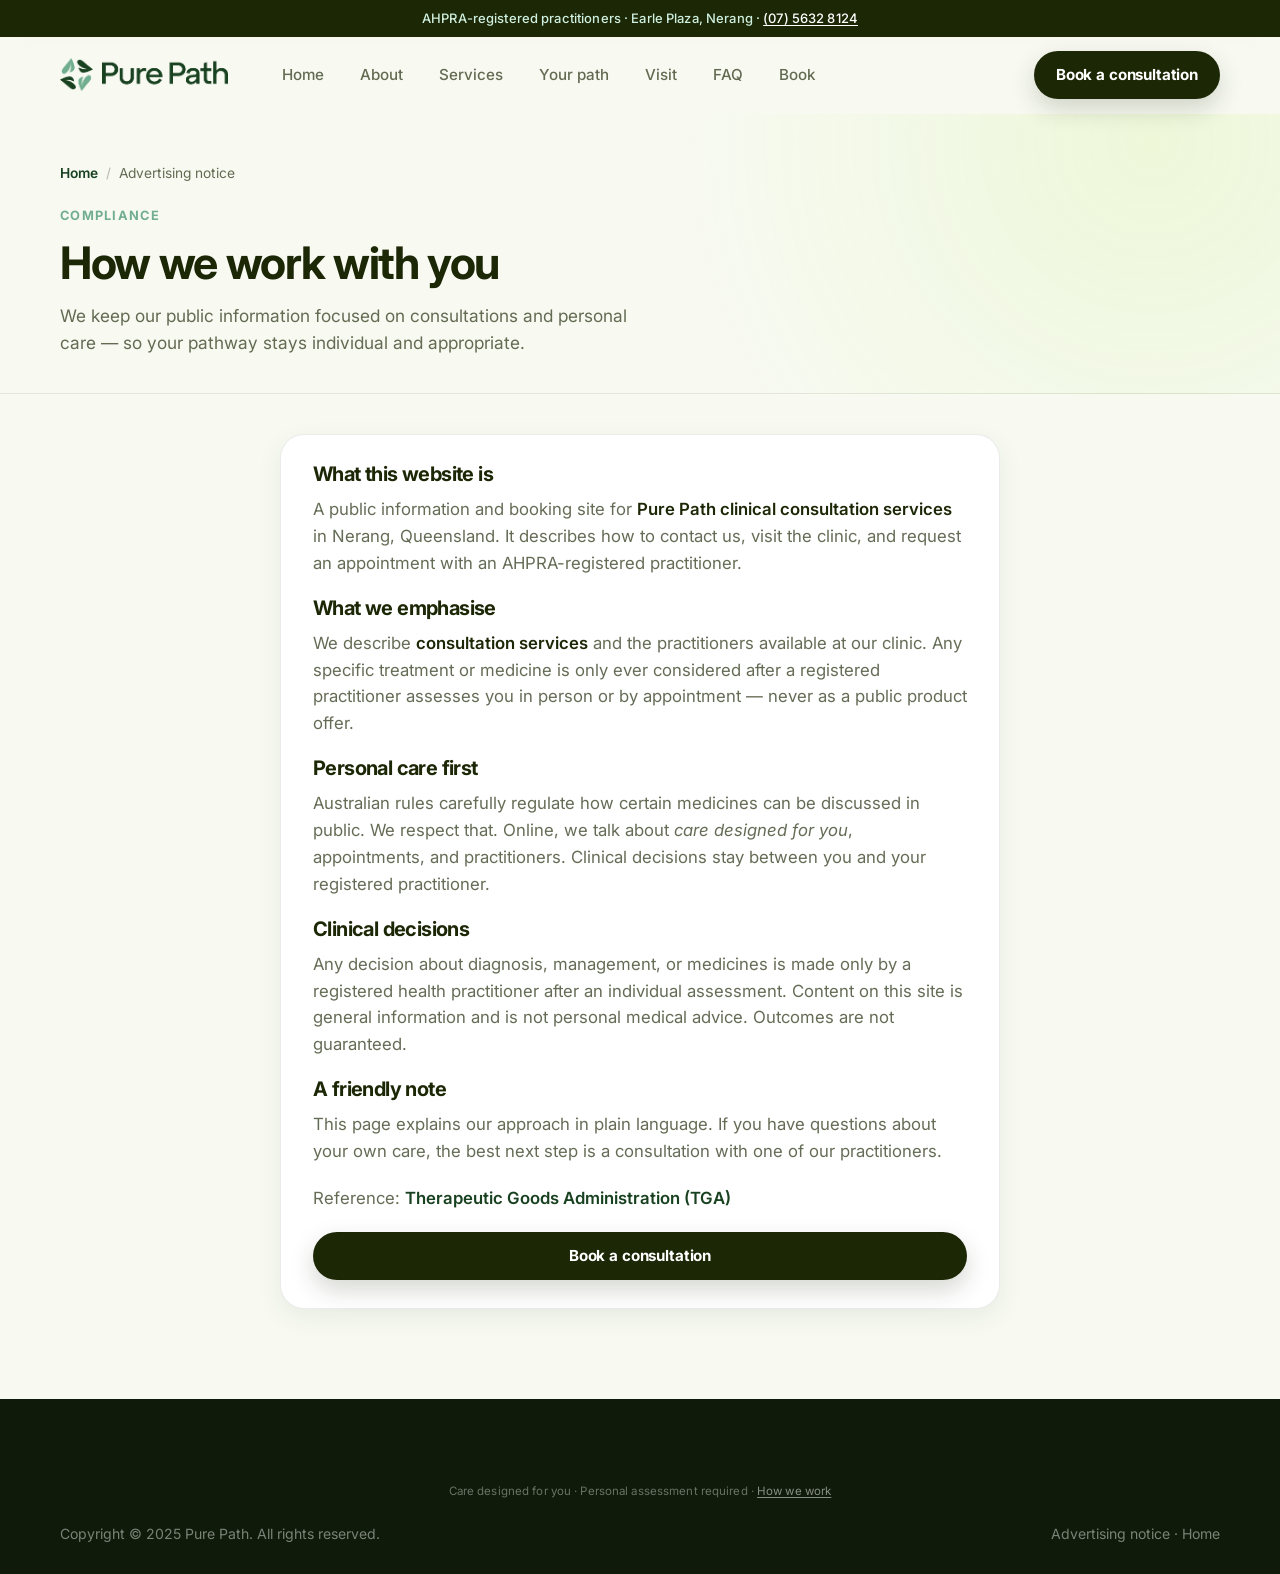
<file: disclaimer.html>
<!DOCTYPE html>
<html lang="en">
<head>
  <meta charset="utf-8">
  <meta name="viewport" content="width=device-width, initial-scale=1">
  <title>How We Work | Pure Path Nerang</title>
  <meta name="description" content="Pure Path advertising and therapeutic goods notice: this website promotes consultation services only, not prescription medicines.">
  <meta name="robots" content="index, follow">
  <link rel="canonical" href="https://leaflock420-weedman.github.io/purepath-clone/disclaimer.html">
  <link rel="icon" href="assets/favicon.png">
  <link rel="apple-touch-icon" href="assets/favicon.png">
  <link rel="preconnect" href="https://api.fontshare.com">
  <link rel="preconnect" href="https://fonts.googleapis.com">
  <link rel="preconnect" href="https://fonts.gstatic.com" crossorigin>
  <link href="https://api.fontshare.com/v2/css?f[]=satoshi@400,500,700,400i,500i,700i&display=swap" rel="stylesheet">
  <link href="https://fonts.googleapis.com/css2?family=Inter:wght@400;500;600;700&display=swap" rel="stylesheet">
  <link rel="stylesheet" href="styles.css">
</head>
<body>
  <div class="top-bar" role="note">
    <span>AHPRA-registered practitioners · Earle Plaza, Nerang · <a href="tel:+61756328124">(07) 5632 8124</a></span>
  </div>
  <header class="site-header" id="top">
    <nav class="nav container" aria-label="Primary">
      <a href="index.html" class="logo" aria-label="Pure Path home">
        <img src="assets/logo-nav.png" alt="Pure Path" class="logo-img logo-img-dark" width="160" height="36">
      </a>
      <ul class="nav-links">
        <li><a href="index.html" data-nav>Home</a></li>
        <li><a href="about.html" data-nav>About</a></li>
        <li><a href="services.html" data-nav>Services</a></li>
        <li><a href="your-path.html" data-nav>Your path</a></li>
        <li><a href="visit.html" data-nav>Visit</a></li>
        <li><a href="faq.html" data-nav>FAQ</a></li>
        <li><a href="book.html" data-nav>Book</a></li>
      </ul>
      <a href="book.html" class="btn btn-primary nav-cta">Book a consultation</a>
      <button class="menu-toggle" type="button" aria-label="Open menu" aria-expanded="false" aria-controls="mobile-menu">
        <span></span><span></span><span></span>
      </button>
    </nav>
    <div class="mobile-menu" id="mobile-menu" hidden>
      <a href="index.html" data-nav>Home</a>
      <a href="about.html" data-nav>About</a>
      <a href="services.html" data-nav>Services</a>
      <a href="your-path.html" data-nav>Your path</a>
      <a href="visit.html" data-nav>Visit</a>
      <a href="faq.html" data-nav>FAQ</a>
      <a href="book.html" data-nav>Book</a>
      <a href="tel:+61756328124" class="btn btn-ghost">Call (07) 5632 8124</a>
      <a href="book.html" class="btn btn-primary">Book a consultation</a>
    </div>
  </header>

  <main>
    <section class="page-hero">
      <div class="container reveal">
        <nav class="breadcrumb" aria-label="Breadcrumb">
          <a href="index.html">Home</a><span aria-hidden="true">/</span><span>Advertising notice</span>
        </nav>
        <p class="eyebrow">Compliance</p>
        <h1>How we work with you</h1>
        <p class="lead">We keep our public information focused on consultations and personal care — so your pathway stays individual and appropriate.</p>
      </div>
    </section>

    <section class="page-section" style="padding-top:40px;">
      <div class="container reveal" style="max-width:720px;">
        <div class="intro-inner" style="flex-direction:column; align-items:stretch; gap:20px;">
          <div>
            <h2 style="font-size:1.25rem; margin-bottom:10px;">What this website is</h2>
            <p class="section-sub">A public information and booking site for <strong>Pure Path clinical consultation services</strong> in Nerang, Queensland. It describes how to contact us, visit the clinic, and request an appointment with an AHPRA-registered practitioner.</p>
          </div>
          <div>
            <h2 style="font-size:1.25rem; margin-bottom:10px;">What we emphasise</h2>
            <p class="section-sub">We describe <strong>consultation services</strong> and the practitioners available at our clinic. Any specific treatment or medicine is only ever considered after a registered practitioner assesses you in person or by appointment — never as a public product offer.</p>
          </div>
          <div>
            <h2 style="font-size:1.25rem; margin-bottom:10px;">Personal care first</h2>
            <p class="section-sub">Australian rules carefully regulate how certain medicines can be discussed in public. We respect that. Online, we talk about <em>care designed for you</em>, appointments, and practitioners. Clinical decisions stay between you and your registered practitioner.</p>
          </div>
          <div>
            <h2 style="font-size:1.25rem; margin-bottom:10px;">Clinical decisions</h2>
            <p class="section-sub">Any decision about diagnosis, management, or medicines is made only by a registered health practitioner after an individual assessment. Content on this site is general information and is not personal medical advice. Outcomes are not guaranteed.</p>
          </div>
          <div>
            <h2 style="font-size:1.25rem; margin-bottom:10px;">A friendly note</h2>
            <p class="section-sub">This page explains our approach in plain language. If you have questions about your own care, the best next step is a consultation with one of our practitioners.</p>
          </div>
          <p class="section-sub">Reference: <a href="https://www.tga.gov.au/" target="_blank" rel="noopener noreferrer" style="color:var(--green-deep); font-weight:600;">Therapeutic Goods Administration (TGA)</a></p>
          <a href="book.html" class="btn btn-primary">Book a consultation</a>
        </div>
      </div>
    </section>
  </main>

  <footer class="site-footer">
        <p class="site-disclaimer">Care designed for you · Personal assessment required · <a href="disclaimer.html">How we work</a></p>
    <div class="container footer-bottom">
      <p>Copyright © 2025 Pure Path. All rights reserved.</p>
      <p class="muted"><a href="disclaimer.html" style="color:inherit;">Advertising notice</a> · <a href="index.html" style="color:inherit;">Home</a></p>
    </div>
  </footer>
  <script src="app.js"></script>
</body>
</html>
</file>
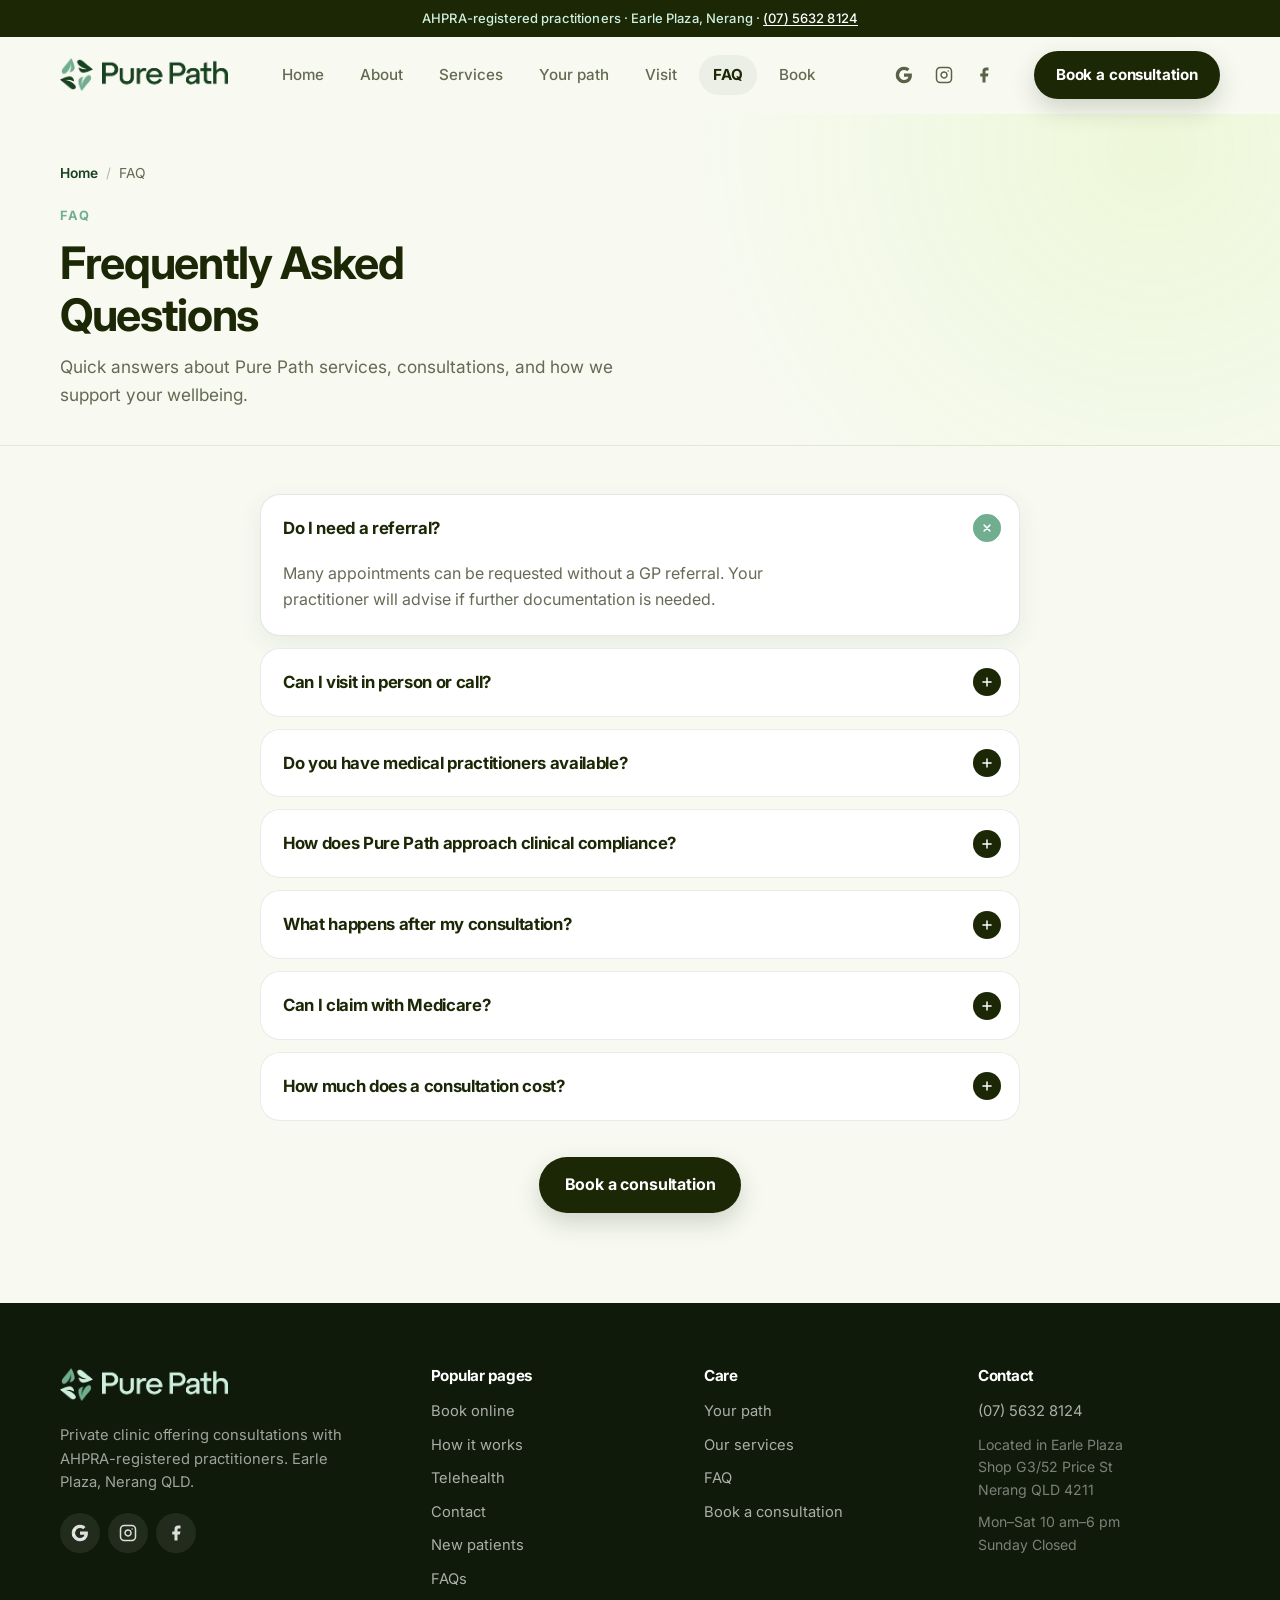
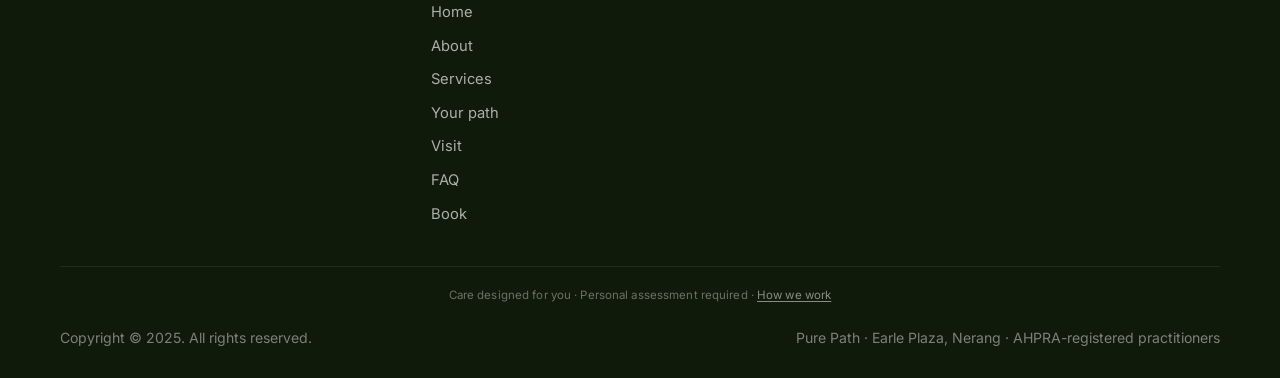
<file: faq.html>
<!DOCTYPE html>
<html lang="en">
<head>
  <meta charset="utf-8">
  <meta name="viewport" content="width=device-width, initial-scale=1">
  <title>FAQs | Pure Path Telehealth &amp; Clinic Nerang Gold Coast</title>
  <meta name="description" content="FAQs about Pure Path telehealth, Nerang clinic visits, referrals, Medicare, fees from $77, and booking medical consultations. Gold Coast private clinic.">
  <meta name="robots" content="index, follow">
  <link rel="canonical" href="https://leaflock420-weedman.github.io/purepath-clone/faq.html">
  <meta property="og:type" content="website">
  <meta property="og:title" content="FAQ | Pure Path Clinic Nerang">
  <meta property="og:description" content="FAQ about Pure Path referrals, phone &amp; in-person visits, Medicare, compliance, and what happens after your consultation.">
  <meta property="og:image" content="assets/logo-dark-full.png">
  <link rel="icon" href="assets/favicon.png">
  <link rel="apple-touch-icon" href="assets/favicon.png">
  <link rel="preconnect" href="https://api.fontshare.com">
  <link rel="preconnect" href="https://fonts.googleapis.com">
  <link rel="preconnect" href="https://fonts.gstatic.com" crossorigin>
  <link href="https://api.fontshare.com/v2/css?f[]=satoshi@400,500,700,400i,500i,700i&display=swap" rel="stylesheet">
  <link href="https://fonts.googleapis.com/css2?family=Inter:wght@400;500;600;700&display=swap" rel="stylesheet">
  <link rel="stylesheet" href="styles.css">

  <script type="application/ld+json">
  {
    "@context": "https://schema.org",
    "@type": "FAQPage",
    "mainEntity": [
      {
        "@type": "Question",
        "name": "Do I need a referral for Pure Path?",
        "acceptedAnswer": {
          "@type": "Answer",
          "text": "Many appointments can be requested without a GP referral. Your practitioner will advise if further documentation is needed."
        }
      },
      {
        "@type": "Question",
        "name": "Do you have medical practitioners available?",
        "acceptedAnswer": {
          "@type": "Answer",
          "text": "Yes. Registered doctors are available for private clinical assessments. Suitability for any option is discussed only after your individual consultation."
        }
      },
      {
        "@type": "Question",
        "name": "How much does a Pure Path consultation cost?",
        "acceptedAnswer": {
          "@type": "Answer",
          "text": "Consultations start from $77. Pricing is transparent with no hidden fees."
        }
      },
      {
        "@type": "Question",
        "name": "Where is Pure Path located?",
        "acceptedAnswer": {
          "@type": "Answer",
          "text": "Shop G3/52 Price Street, Earle Plaza, Nerang QLD 4211. Open Monday to Saturday 10am to 6pm. Telehealth also available."
        }
      }
    ]
  }
  </script>
</head>
<body>  <div class="top-bar" role="note">
    <span>AHPRA-registered practitioners · Earle Plaza, Nerang · <a href="tel:+61756328124">(07) 5632 8124</a></span>
  </div>
  <header class="site-header" id="top">
    <nav class="nav container" aria-label="Primary">
      <a href="index.html" class="logo" aria-label="Pure Path home">
        <img src="assets/logo-nav.png" alt="Pure Path" class="logo-img logo-img-dark" width="160" height="36">
      </a>
      <ul class="nav-links">
        <li><a href="index.html" data-nav>Home</a></li>
        <li><a href="about.html" data-nav>About</a></li>
        <li><a href="services.html" data-nav>Services</a></li>
        <li><a href="your-path.html" data-nav>Your path</a></li>
        <li><a href="visit.html" data-nav>Visit</a></li>
        <li><a href="faq.html" data-nav>FAQ</a></li>
        <li><a href="book.html" data-nav>Book</a></li>
      </ul>
      <div class="nav-social" aria-label="Social media">
        <a href="https://www.google.com/maps/search/?api=1&amp;query=Pure+Path+52+Price+St+Nerang+QLD+4211" target="_blank" rel="noopener noreferrer" aria-label="Google Maps" title="Google">
          <svg width="18" height="18" viewBox="0 0 24 24" fill="currentColor" aria-hidden="true"><path d="M22.56 12.25c0-.78-.07-1.53-.2-2.25H12v4.26h5.92c-.26 1.37-1.04 2.53-2.21 3.31v2.77h3.57c2.08-1.92 3.28-4.74 3.28-8.09z"/><path d="M12 23c2.97 0 5.46-.98 7.28-2.66l-3.57-2.77c-.98.66-2.23 1.06-3.71 1.06-2.86 0-5.29-1.93-6.16-4.53H2.18v2.84C3.99 20.53 7.7 23 12 23z"/><path d="M5.84 14.09c-.22-.66-.35-1.36-.35-2.09s.13-1.43.35-2.09V7.07H2.18C1.43 8.55 1 10.22 1 12s.43 3.45 1.18 4.93l2.85-2.22.81-.62z"/><path d="M12 5.38c1.62 0 3.06.56 4.21 1.64l3.15-3.15C17.45 2.09 14.97 1 12 1 7.7 1 3.99 3.47 2.18 7.07l3.66 2.84c.87-2.6 3.3-4.53 6.16-4.53z"/></svg>
        </a>
        <a href="https://www.instagram.com/purepath_au/" target="_blank" rel="noopener noreferrer" aria-label="Instagram" title="Instagram">
          <svg width="18" height="18" viewBox="0 0 24 24" fill="none" stroke="currentColor" stroke-width="2" stroke-linecap="round" stroke-linejoin="round" aria-hidden="true"><rect x="2" y="2" width="20" height="20" rx="5"/><path d="M16 11.37A4 4 0 1 1 12.63 8 4 4 0 0 1 16 11.37z"/><line x1="17.5" y1="6.5" x2="17.51" y2="6.5"/></svg>
        </a>
        <a href="https://www.facebook.com/purepath.au/" target="_blank" rel="noopener noreferrer" aria-label="Facebook" title="Facebook">
          <svg width="18" height="18" viewBox="0 0 24 24" fill="currentColor" aria-hidden="true"><path d="M18 2h-3a5 5 0 0 0-5 5v3H7v4h3v8h4v-8h3l1-4h-4V7a1 1 0 0 1 1-1h3z"/></svg>
        </a>
      </div>
      <a href="book.html" class="btn btn-primary nav-cta">Book a consultation</a>
      <button class="menu-toggle" type="button" aria-label="Open menu" aria-expanded="false" aria-controls="mobile-menu">
        <span></span><span></span><span></span>
      </button>
    </nav>
    <div class="mobile-menu" id="mobile-menu" hidden>
      <a href="index.html" data-nav>Home</a>
      <a href="about.html" data-nav>About</a>
      <a href="services.html" data-nav>Services</a>
      <a href="your-path.html" data-nav>Your path</a>
      <a href="visit.html" data-nav>Visit</a>
      <a href="faq.html" data-nav>FAQ</a>
      <a href="book.html" data-nav>Book</a>
      <div class="mobile-social">
        <a href="https://www.google.com/maps/search/?api=1&amp;query=Pure+Path+52+Price+St+Nerang+QLD+4211" target="_blank" rel="noopener noreferrer">Google</a>
        <a href="https://www.instagram.com/purepath_au/" target="_blank" rel="noopener noreferrer">Instagram</a>
        <a href="https://www.facebook.com/purepath.au/" target="_blank" rel="noopener noreferrer">Facebook</a>
        <a href="https://www.google.com/search?q=Pure+Path+Nerang+reviews" target="_blank" rel="noopener noreferrer">Google Reviews</a>
      </div>
      <a href="tel:+61756328124" class="btn btn-ghost">Call (07) 5632 8124</a>
      <a href="book.html" class="btn btn-primary">Book a consultation</a>
    </div>
  </header>

  <main>
    <section class="page-hero">
      <div class="container reveal">
        <nav class="breadcrumb" aria-label="Breadcrumb">
          <a href="index.html">Home</a><span aria-hidden="true">/</span><span>FAQ</span>
        </nav>
        <p class="eyebrow">FAQ</p>
        <h1>Frequently Asked Questions</h1>
        <p class="lead">Quick answers about Pure Path services, consultations, and how we support your wellbeing.</p>
      </div>
    </section>

    <section class="faq page-section" style="padding-top:48px;">
      <div class="container" style="max-width:760px;">
        <div class="faq-list reveal">
          <details class="faq-item" open>
            <summary>Do I need a referral?</summary>
            <p>Many appointments can be requested without a GP referral. Your practitioner will advise if further documentation is needed.</p>
          </details>
          <details class="faq-item">
            <summary>Can I visit in person or call?</summary>
            <p>Yes. You can book over the phone on <a href="tel:+61756328124">(07) 5632 8124</a>, or visit us in person at Earle Plaza — Shop G3/52 Price St, Nerang QLD 4211. We’re open Monday–Saturday 10&nbsp;am–6&nbsp;pm (closed Sunday).</p>
          </details>
          <details class="faq-item">
            <summary>Do you have medical practitioners available?</summary>
            <p>Yes. Registered doctors are available for private clinical assessments. We do not push a one-size-fits-all pathway online — suitability for any option is discussed only after your individual consultation, in a discreet and personal way.</p>
          </details>
          <details class="faq-item">
            <summary>How does Pure Path approach clinical compliance?</summary>
            <p>Practitioners are AHPRA-registered and practise within applicable Australian laws and professional standards. Clinical decisions are individual and are never driven by website advertising.</p>
          </details>
          <details class="faq-item">
            <summary>What happens after my consultation?</summary>
            <p>Your practitioner will discuss findings and recommended next steps based on your assessment. Follow-up reviews may be arranged if appropriate. Nothing on this site promises a particular treatment or outcome.</p>
          </details>
          <details class="faq-item">
            <summary>Can I claim with Medicare?</summary>
            <p>Consultations are private appointments and are generally not bulk-billed. Some patients may be eligible for partial rebates depending on their circumstances — your practitioner can clarify what applies to you during booking or consult.</p>
          </details>
          <details class="faq-item">
            <summary>How much does a consultation cost?</summary>
            <p>Consultations start from <strong>$77</strong>. Pricing is transparent with no hidden fees. Call us or book online for current availability.</p>
          </details>
        </div>
        <div style="margin-top:36px; text-align:center;">
          <a href="book.html" class="btn btn-primary btn-lg">Book a consultation</a>
        </div>
      </div>
    </section>
  </main>

  <footer class="site-footer">
    <div class="container footer-grid">
      <div class="footer-brand">
        <a href="index.html" class="logo light" aria-label="Pure Path home">
          <img src="assets/logo-footer.png" alt="Pure Path" class="logo-img logo-img-light" width="160" height="36">
        </a>
        <p>Private clinic offering consultations with AHPRA-registered practitioners. Earle Plaza, Nerang QLD.</p>
        <div class="footer-social" aria-label="Social media">
          <a href="https://www.google.com/maps/search/?api=1&amp;query=Pure+Path+52+Price+St+Nerang+QLD+4211" target="_blank" rel="noopener noreferrer" aria-label="Google Maps">
            <svg width="18" height="18" viewBox="0 0 24 24" fill="currentColor" aria-hidden="true"><path d="M22.56 12.25c0-.78-.07-1.53-.2-2.25H12v4.26h5.92c-.26 1.37-1.04 2.53-2.21 3.31v2.77h3.57c2.08-1.92 3.28-4.74 3.28-8.09z"/><path d="M12 23c2.97 0 5.46-.98 7.28-2.66l-3.57-2.77c-.98.66-2.23 1.06-3.71 1.06-2.86 0-5.29-1.93-6.16-4.53H2.18v2.84C3.99 20.53 7.7 23 12 23z"/><path d="M5.84 14.09c-.22-.66-.35-1.36-.35-2.09s.13-1.43.35-2.09V7.07H2.18C1.43 8.55 1 10.22 1 12s.43 3.45 1.18 4.93l2.85-2.22.81-.62z"/><path d="M12 5.38c1.62 0 3.06.56 4.21 1.64l3.15-3.15C17.45 2.09 14.97 1 12 1 7.7 1 3.99 3.47 2.18 7.07l3.66 2.84c.87-2.6 3.3-4.53 6.16-4.53z"/></svg>
          </a>
          <a href="https://www.instagram.com/purepath_au/" target="_blank" rel="noopener noreferrer" aria-label="Instagram">
            <svg width="18" height="18" viewBox="0 0 24 24" fill="none" stroke="currentColor" stroke-width="2" stroke-linecap="round" stroke-linejoin="round" aria-hidden="true"><rect x="2" y="2" width="20" height="20" rx="5"/><path d="M16 11.37A4 4 0 1 1 12.63 8 4 4 0 0 1 16 11.37z"/><line x1="17.5" y1="6.5" x2="17.51" y2="6.5"/></svg>
          </a>
          <a href="https://www.facebook.com/purepath.au/" target="_blank" rel="noopener noreferrer" aria-label="Facebook">
            <svg width="18" height="18" viewBox="0 0 24 24" fill="currentColor" aria-hidden="true"><path d="M18 2h-3a5 5 0 0 0-5 5v3H7v4h3v8h4v-8h3l1-4h-4V7a1 1 0 0 1 1-1h3z"/></svg>
          </a>
        </div>
      </div>
      <div class="footer-col">
        <h4>Popular pages</h4>
        <a href="book.html">Book online</a>
        <a href="how-it-works.html">How it works</a>
        <a href="telehealth.html">Telehealth</a>
        <a href="contact.html">Contact</a>
        <a href="new-patients.html">New patients</a>
        <a href="faq.html">FAQs</a>
        <span hidden></span>
        <a href="index.html">Home</a>
        <a href="about.html">About</a>
        <a href="services.html">Services</a>
        <a href="your-path.html">Your path</a>
        <a href="visit.html">Visit</a>
        <a href="faq.html">FAQ</a>
        <a href="book.html">Book</a>
      </div>
      <div class="footer-col">
        <h4>Care</h4>
        <a href="your-path.html">Your path</a>
        <a href="services.html">Our services</a>
        <a href="faq.html">FAQ</a>
        <a href="book.html">Book a consultation</a>
      </div>
      <div class="footer-col">
        <h4>Contact</h4>
        <a href="tel:+61756328124">(07) 5632 8124</a>
        <p class="muted">Located in Earle Plaza<br>Shop G3/52 Price St<br>Nerang QLD 4211</p>
        <p class="muted">Mon–Sat 10 am–6 pm<br>Sunday Closed</p>
      </div>
    </div>
        <p class="site-disclaimer">Care designed for you · Personal assessment required · <a href="disclaimer.html">How we work</a></p>
    <div class="container footer-bottom">
      <p>Copyright © 2025. All rights reserved.</p>
      <p class="muted">Pure Path · Earle Plaza, Nerang · AHPRA-registered practitioners</p>
    </div>
  </footer>
  <script src="app.js"></script>
</body>
</html>
</file>
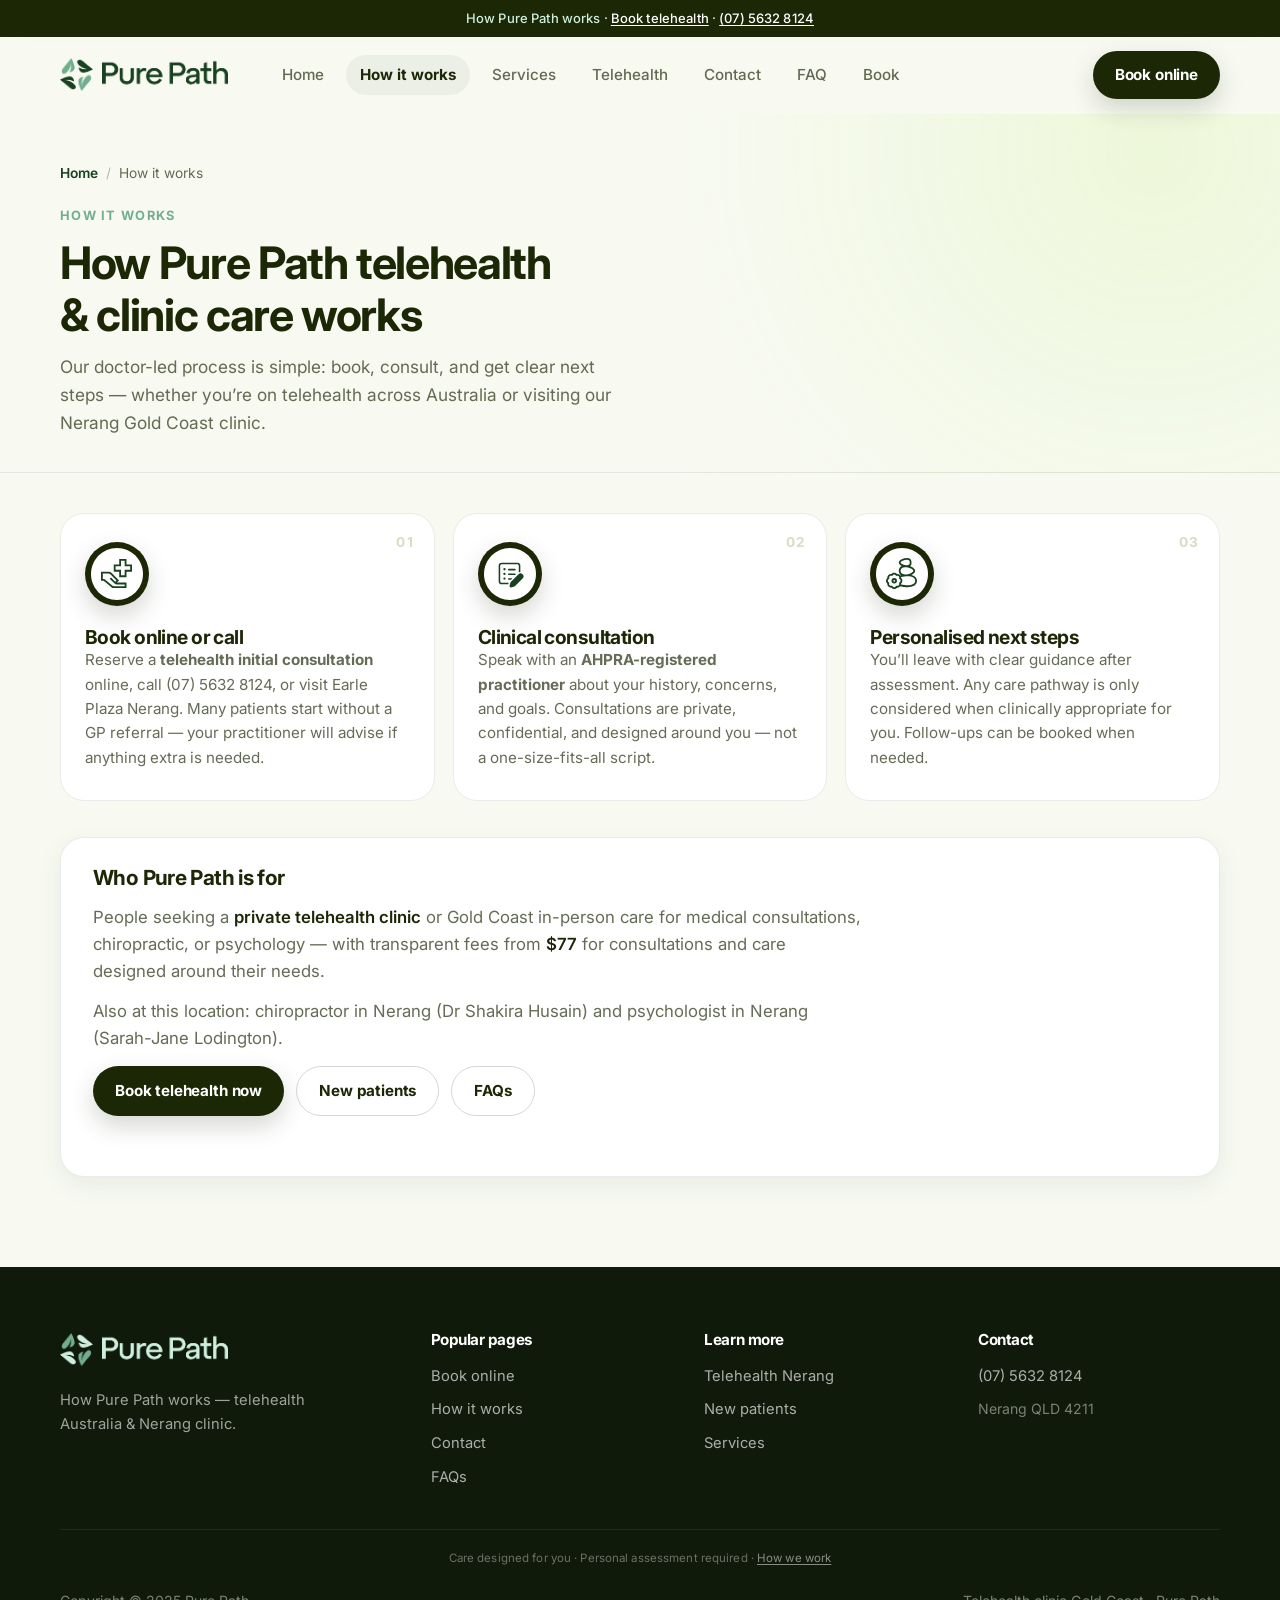
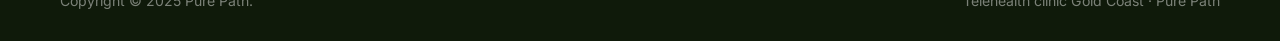
<file: how-it-works.html>
<!DOCTYPE html>
<html lang="en-AU">
<head>
  <meta charset="utf-8">
  <meta name="viewport" content="width=device-width, initial-scale=1">
  <title>How It Works | Pure Path Telehealth &amp; Clinic Care Nerang</title>
  <meta name="description" content="How Pure Path works: book a telehealth or Nerang clinic consult, speak with an AHPRA-registered practitioner, and get a personalised care plan. Simple steps for new patients.">
  <meta name="keywords" content="how Pure Path works, telehealth how it works Australia, book telehealth consult, Pure Path new patients, private clinic Nerang process">
  <meta name="robots" content="index, follow, max-image-preview:large">
  <link rel="canonical" href="https://leaflock420-weedman.github.io/purepath-clone/how-it-works.html">
  <meta property="og:type" content="website">
  <meta property="og:locale" content="en_AU">
  <meta property="og:site_name" content="Pure Path">
  <meta property="og:title" content="How Pure Path Works | Telehealth &amp; Clinic">
  <meta property="og:description" content="Three simple steps from booking to personalised care with Pure Path Nerang.">
  <meta property="og:url" content="https://leaflock420-weedman.github.io/purepath-clone/how-it-works.html">
  <meta property="og:image" content="https://leaflock420-weedman.github.io/purepath-clone/assets/logo-dark-full.png">
  <meta name="twitter:card" content="summary_large_image">
  <link rel="icon" href="assets/favicon.png">
  <link rel="apple-touch-icon" href="assets/favicon.png">
  <link href="https://api.fontshare.com/v2/css?f[]=satoshi@400,500,700&display=swap" rel="stylesheet">
  <link href="https://fonts.googleapis.com/css2?family=Inter:wght@400;500;600;700&display=swap" rel="stylesheet">
  <link rel="stylesheet" href="styles.css">
  <script type="application/ld+json">
  {
    "@context": "https://schema.org",
    "@type": "HowTo",
    "name": "How to start with Pure Path",
    "description": "Steps to book a Pure Path telehealth or in-clinic consultation in Nerang QLD.",
    "step": [
      {"@type": "HowToStep", "position": 1, "name": "Book online or call", "text": "Book a telehealth initial consultation online or call (07) 5632 8124."},
      {"@type": "HowToStep", "position": 2, "name": "Clinical consultation", "text": "Speak with an AHPRA-registered practitioner about your history and goals."},
      {"@type": "HowToStep", "position": 3, "name": "Personalised next steps", "text": "Receive guidance tailored to you after individual assessment."}
    ]
  }
  </script>
</head>
<body>
  <div class="top-bar" role="note"><span>How Pure Path works · <a href="book.html">Book telehealth</a> · <a href="tel:+61756328124">(07) 5632 8124</a></span></div>
  <header class="site-header">
    <nav class="nav container" aria-label="Primary">
      <a href="index.html" class="logo"><img src="assets/logo-nav.png" alt="Pure Path" class="logo-img logo-img-dark" width="160" height="36"></a>
      <ul class="nav-links">
        <li><a href="index.html" data-nav>Home</a></li>
        <li><a href="how-it-works.html" data-nav>How it works</a></li>
        <li><a href="services.html" data-nav>Services</a></li>
        <li><a href="telehealth.html" data-nav>Telehealth</a></li>
        <li><a href="contact.html" data-nav>Contact</a></li>
        <li><a href="faq.html" data-nav>FAQ</a></li>
        <li><a href="book.html" data-nav>Book</a></li>
      </ul>
      <a href="book.html" class="btn btn-primary nav-cta">Book online</a>
      <button class="menu-toggle" type="button" aria-label="Open menu" aria-expanded="false" aria-controls="mobile-menu"><span></span><span></span><span></span></button>
    </nav>
    <div class="mobile-menu" id="mobile-menu" hidden>
      <a href="index.html">Home</a>
      <a href="how-it-works.html">How it works</a>
      <a href="services.html">Services</a>
      <a href="telehealth.html">Telehealth</a>
      <a href="contact.html">Contact</a>
      <a href="book.html" class="btn btn-primary">Book online</a>
    </div>
  </header>

  <main>
    <section class="page-hero">
      <div class="container reveal">
        <nav class="breadcrumb" aria-label="Breadcrumb"><a href="index.html">Home</a><span aria-hidden="true">/</span><span>How it works</span></nav>
        <p class="eyebrow">How it works</p>
        <h1>How Pure Path telehealth &amp; clinic care works</h1>
        <p class="lead">Our doctor-led process is simple: book, consult, and get clear next steps — whether you’re on telehealth across Australia or visiting our Nerang Gold Coast clinic.</p>
      </div>
    </section>

    <section class="how page-section" style="padding-top:40px;">
      <div class="container">
        <div class="steps">
          <article class="step reveal">
            <div class="step-num">01</div>
            <div class="step-icon"><img src="assets/icon1.svg" alt="" width="52" height="52"></div>
            <h2 style="font-size:1.2rem;">Book online or call</h2>
            <p>Reserve a <strong>telehealth initial consultation</strong> online, call <a href="tel:+61756328124">(07) 5632 8124</a>, or visit Earle Plaza Nerang. Many patients start without a GP referral — your practitioner will advise if anything extra is needed.</p>
          </article>
          <article class="step reveal delay-1">
            <div class="step-num">02</div>
            <div class="step-icon"><img src="assets/icon2.svg" alt="" width="52" height="52"></div>
            <h2 style="font-size:1.2rem;">Clinical consultation</h2>
            <p>Speak with an <strong>AHPRA-registered practitioner</strong> about your history, concerns, and goals. Consultations are private, confidential, and designed around you — not a one-size-fits-all script.</p>
          </article>
          <article class="step reveal delay-2">
            <div class="step-num">03</div>
            <div class="step-icon"><img src="assets/icon3.svg" alt="" width="52" height="52"></div>
            <h2 style="font-size:1.2rem;">Personalised next steps</h2>
            <p>You’ll leave with clear guidance after assessment. Any care pathway is only considered when clinically appropriate for you. Follow-ups can be booked when needed.</p>
          </article>
        </div>

        <div class="intro-inner reveal" style="margin-top:36px; flex-direction:column; gap:14px; align-items:flex-start;">
          <h2 style="font-size:1.3rem;">Who Pure Path is for</h2>
          <p class="section-sub">People seeking a <strong>private telehealth clinic</strong> or Gold Coast in-person care for medical consultations, chiropractic, or psychology — with transparent fees from <strong>$77</strong> for consultations and care designed around their needs.</p>
          <p class="section-sub">Also at this location: <a href="chiropractor.html">chiropractor in Nerang</a> (Dr Shakira Husain) and <a href="psychologist.html">psychologist in Nerang</a> (Sarah-Jane Lodington).</p>
          <div class="hero-actions">
            <a href="book.html" class="btn btn-primary">Book telehealth now</a>
            <a href="new-patients.html" class="btn btn-ghost">New patients</a>
            <a href="faq.html" class="btn btn-ghost">FAQs</a>
          </div>
        </div>
      </div>
    </section>
  </main>

  <footer class="site-footer">
    <div class="container footer-grid">
      <div class="footer-brand">
        <a href="index.html" class="logo light"><img src="assets/logo-footer.png" alt="Pure Path" class="logo-img logo-img-light" width="160" height="36"></a>
        <p>How Pure Path works — telehealth Australia &amp; Nerang clinic.</p>
      </div>
      <div class="footer-col">
        <h4>Popular pages</h4>
        <a href="book.html">Book online</a>
        <a href="how-it-works.html">How it works</a>
        <a href="contact.html">Contact</a>
        <a href="faq.html">FAQs</a>
      </div>
      <div class="footer-col">
        <h4>Learn more</h4>
        <a href="telehealth.html">Telehealth Nerang</a>
        <a href="new-patients.html">New patients</a>
        <a href="services.html">Services</a>
      </div>
      <div class="footer-col">
        <h4>Contact</h4>
        <a href="tel:+61756328124">(07) 5632 8124</a>
        <p class="muted">Nerang QLD 4211</p>
      </div>
    </div>
    <p class="site-disclaimer">Care designed for you · Personal assessment required · <a href="disclaimer.html">How we work</a></p>
    <div class="container footer-bottom"><p>Copyright © 2025 Pure Path.</p><p class="muted">Telehealth clinic Gold Coast · Pure Path</p></div>
  </footer>
  <script src="app.js"></script>
</body>
</html>
</file>
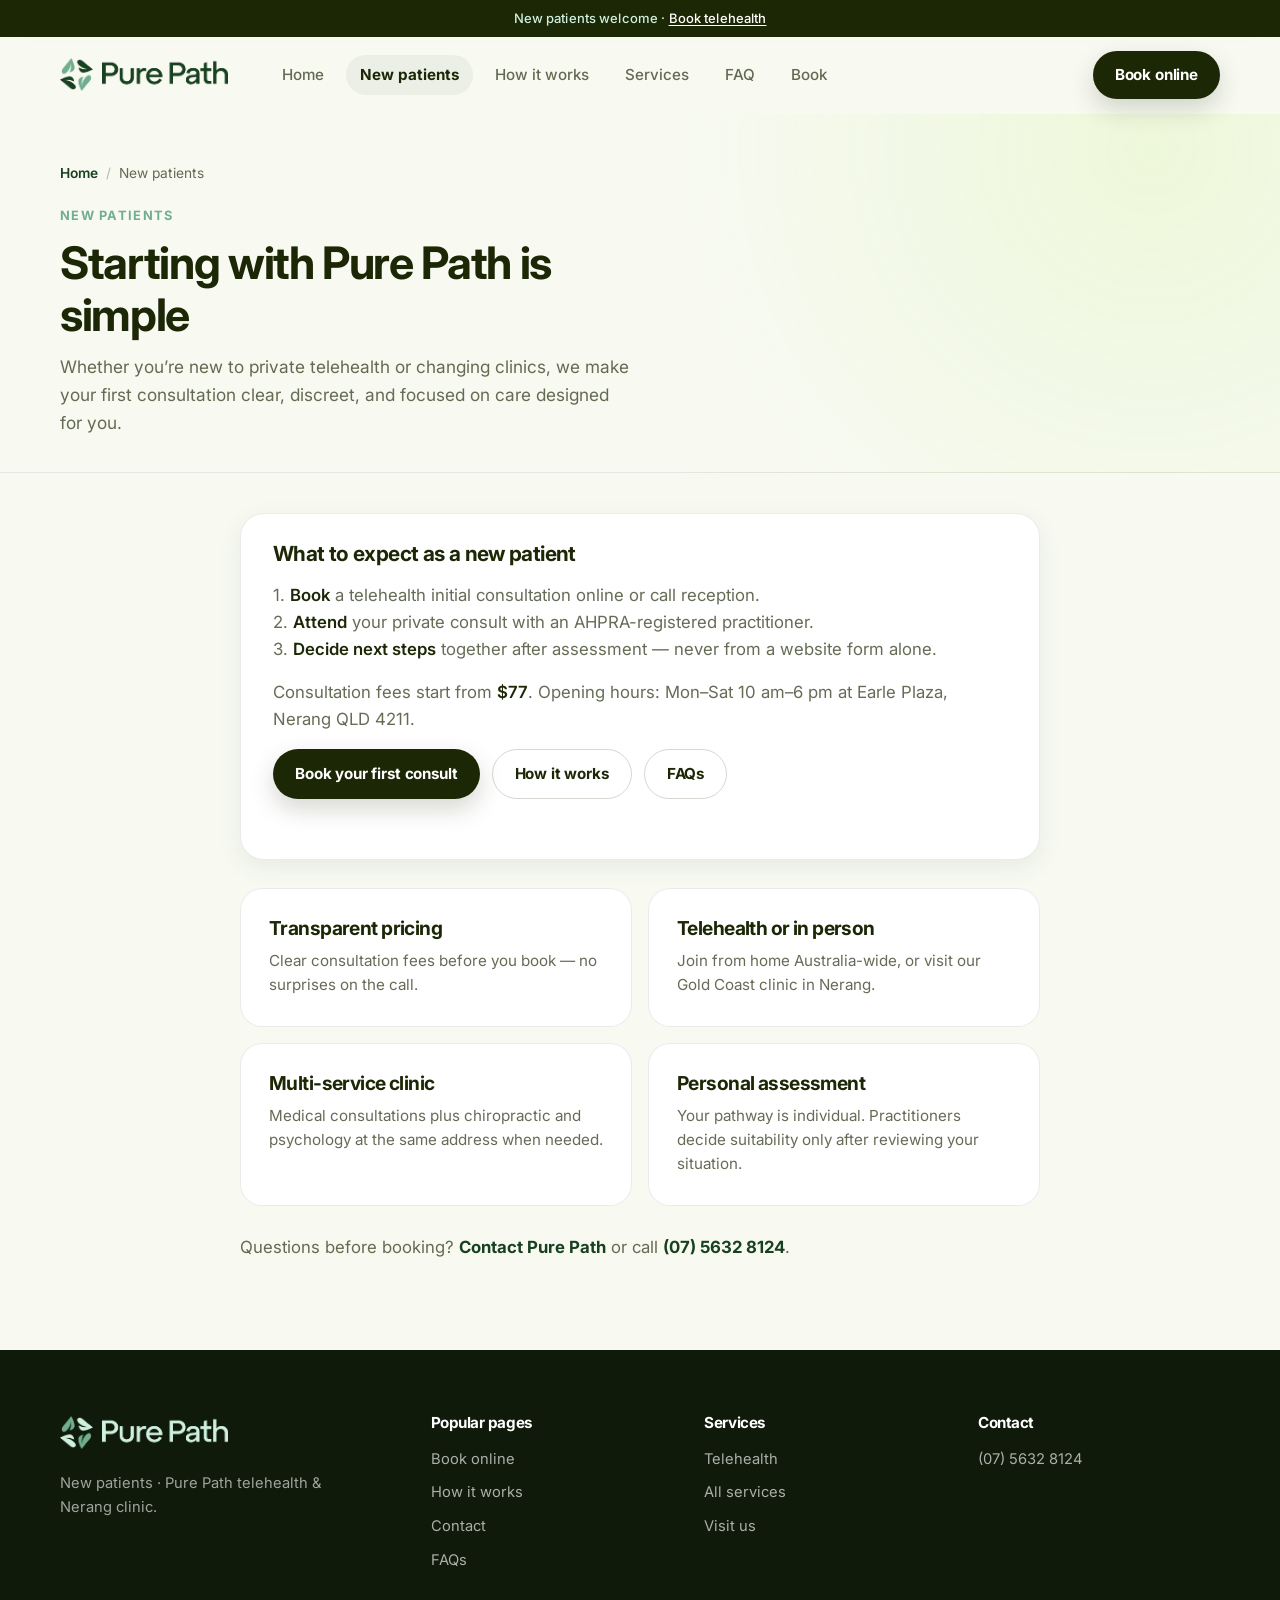
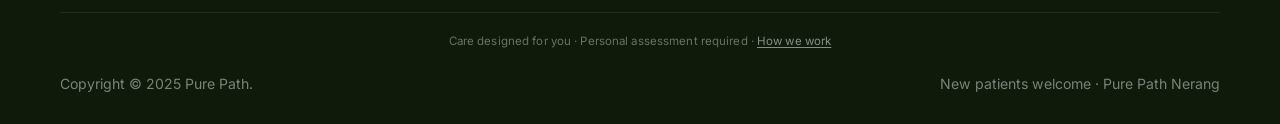
<file: new-patients.html>
<!DOCTYPE html>
<html lang="en-AU">
<head>
  <meta charset="utf-8">
  <meta name="viewport" content="width=device-width, initial-scale=1">
  <title>New Patients | Start with Pure Path Telehealth or Nerang Clinic</title>
  <meta name="description" content="New to Pure Path? Start with a telehealth or Nerang clinic consultation. Transparent pricing from $77, AHPRA-registered practitioners, Gold Coast private clinic. Switch or start here.">
  <meta name="keywords" content="Pure Path new patients, start telehealth clinic, switch clinics telehealth Australia, first consultation Pure Path, private clinic Nerang new patient">
  <meta name="robots" content="index, follow, max-image-preview:large">
  <link rel="canonical" href="https://leaflock420-weedman.github.io/purepath-clone/new-patients.html">
  <meta property="og:type" content="website">
  <meta property="og:locale" content="en_AU">
  <meta property="og:site_name" content="Pure Path">
  <meta property="og:title" content="New Patients | Pure Path Nerang &amp; Telehealth">
  <meta property="og:description" content="Starting with Pure Path is simple — book telehealth or visit Earle Plaza Nerang.">
  <meta property="og:url" content="https://leaflock420-weedman.github.io/purepath-clone/new-patients.html">
  <meta property="og:image" content="https://leaflock420-weedman.github.io/purepath-clone/assets/logo-dark-full.png">
  <link rel="icon" href="assets/favicon.png">
  <link href="https://api.fontshare.com/v2/css?f[]=satoshi@400,500,700&display=swap" rel="stylesheet">
  <link href="https://fonts.googleapis.com/css2?family=Inter:wght@400;500;600;700&display=swap" rel="stylesheet">
  <link rel="stylesheet" href="styles.css">
</head>
<body>
  <div class="top-bar" role="note"><span>New patients welcome · <a href="book.html">Book telehealth</a></span></div>
  <header class="site-header">
    <nav class="nav container" aria-label="Primary">
      <a href="index.html" class="logo"><img src="assets/logo-nav.png" alt="Pure Path" class="logo-img logo-img-dark" width="160" height="36"></a>
      <ul class="nav-links">
        <li><a href="index.html" data-nav>Home</a></li>
        <li><a href="new-patients.html" data-nav>New patients</a></li>
        <li><a href="how-it-works.html" data-nav>How it works</a></li>
        <li><a href="services.html" data-nav>Services</a></li>
        <li><a href="faq.html" data-nav>FAQ</a></li>
        <li><a href="book.html" data-nav>Book</a></li>
      </ul>
      <a href="book.html" class="btn btn-primary nav-cta">Book online</a>
      <button class="menu-toggle" type="button" aria-label="Open menu" aria-expanded="false" aria-controls="mobile-menu"><span></span><span></span><span></span></button>
    </nav>
    <div class="mobile-menu" id="mobile-menu" hidden>
      <a href="index.html">Home</a>
      <a href="new-patients.html">New patients</a>
      <a href="how-it-works.html">How it works</a>
      <a href="book.html" class="btn btn-primary">Book online</a>
    </div>
  </header>

  <main>
    <section class="page-hero">
      <div class="container reveal">
        <nav class="breadcrumb" aria-label="Breadcrumb"><a href="index.html">Home</a><span aria-hidden="true">/</span><span>New patients</span></nav>
        <p class="eyebrow">New patients</p>
        <h1>Starting with Pure Path is simple</h1>
        <p class="lead">Whether you’re new to private telehealth or changing clinics, we make your first consultation clear, discreet, and focused on care designed for you.</p>
      </div>
    </section>

    <section class="page-section" style="padding-top:40px;">
      <div class="container" style="max-width:800px;">
        <div class="intro-inner reveal" style="flex-direction:column; align-items:flex-start; gap:16px; margin-bottom:28px;">
          <h2 style="font-size:1.3rem;">What to expect as a new patient</h2>
          <p class="section-sub">1. <strong>Book</strong> a telehealth initial consultation online or call reception.<br>
          2. <strong>Attend</strong> your private consult with an AHPRA-registered practitioner.<br>
          3. <strong>Decide next steps</strong> together after assessment — never from a website form alone.</p>
          <p class="section-sub">Consultation fees start from <strong>$77</strong>. Opening hours: Mon–Sat 10 am–6 pm at Earle Plaza, Nerang QLD 4211.</p>
          <div class="hero-actions">
            <a href="book.html" class="btn btn-primary">Book your first consult</a>
            <a href="how-it-works.html" class="btn btn-ghost">How it works</a>
            <a href="faq.html" class="btn btn-ghost">FAQs</a>
          </div>
        </div>

        <div class="why-grid reveal" style="margin-bottom:28px;">
          <article class="why-card" style="background:var(--white);border:1px solid var(--line);">
            <h3 style="color:var(--green-ink);">Transparent pricing</h3>
            <p style="color:var(--muted);">Clear consultation fees before you book — no surprises on the call.</p>
          </article>
          <article class="why-card" style="background:var(--white);border:1px solid var(--line);">
            <h3 style="color:var(--green-ink);">Telehealth or in person</h3>
            <p style="color:var(--muted);">Join from home Australia-wide, or visit our Gold Coast clinic in Nerang.</p>
          </article>
          <article class="why-card" style="background:var(--white);border:1px solid var(--line);">
            <h3 style="color:var(--green-ink);">Multi-service clinic</h3>
            <p style="color:var(--muted);">Medical consultations plus chiropractic and psychology at the same address when needed.</p>
          </article>
          <article class="why-card" style="background:var(--white);border:1px solid var(--line);">
            <h3 style="color:var(--green-ink);">Personal assessment</h3>
            <p style="color:var(--muted);">Your pathway is individual. Practitioners decide suitability only after reviewing your situation.</p>
          </article>
        </div>

        <p class="section-sub reveal">Questions before booking? <a href="contact.html" style="color:var(--green-deep);font-weight:700;">Contact Pure Path</a> or call <a href="tel:+61756328124" style="color:var(--green-deep);font-weight:700;">(07) 5632 8124</a>.</p>
      </div>
    </section>
  </main>

  <footer class="site-footer">
    <div class="container footer-grid">
      <div class="footer-brand">
        <a href="index.html" class="logo light"><img src="assets/logo-footer.png" alt="Pure Path" class="logo-img logo-img-light" width="160" height="36"></a>
        <p>New patients · Pure Path telehealth &amp; Nerang clinic.</p>
      </div>
      <div class="footer-col">
        <h4>Popular pages</h4>
        <a href="book.html">Book online</a>
        <a href="how-it-works.html">How it works</a>
        <a href="contact.html">Contact</a>
        <a href="faq.html">FAQs</a>
      </div>
      <div class="footer-col">
        <h4>Services</h4>
        <a href="telehealth.html">Telehealth</a>
        <a href="services.html">All services</a>
        <a href="visit.html">Visit us</a>
      </div>
      <div class="footer-col">
        <h4>Contact</h4>
        <a href="tel:+61756328124">(07) 5632 8124</a>
      </div>
    </div>
    <p class="site-disclaimer">Care designed for you · Personal assessment required · <a href="disclaimer.html">How we work</a></p>
    <div class="container footer-bottom"><p>Copyright © 2025 Pure Path.</p><p class="muted">New patients welcome · Pure Path Nerang</p></div>
  </footer>
  <script src="app.js"></script>
</body>
</html>
</file>
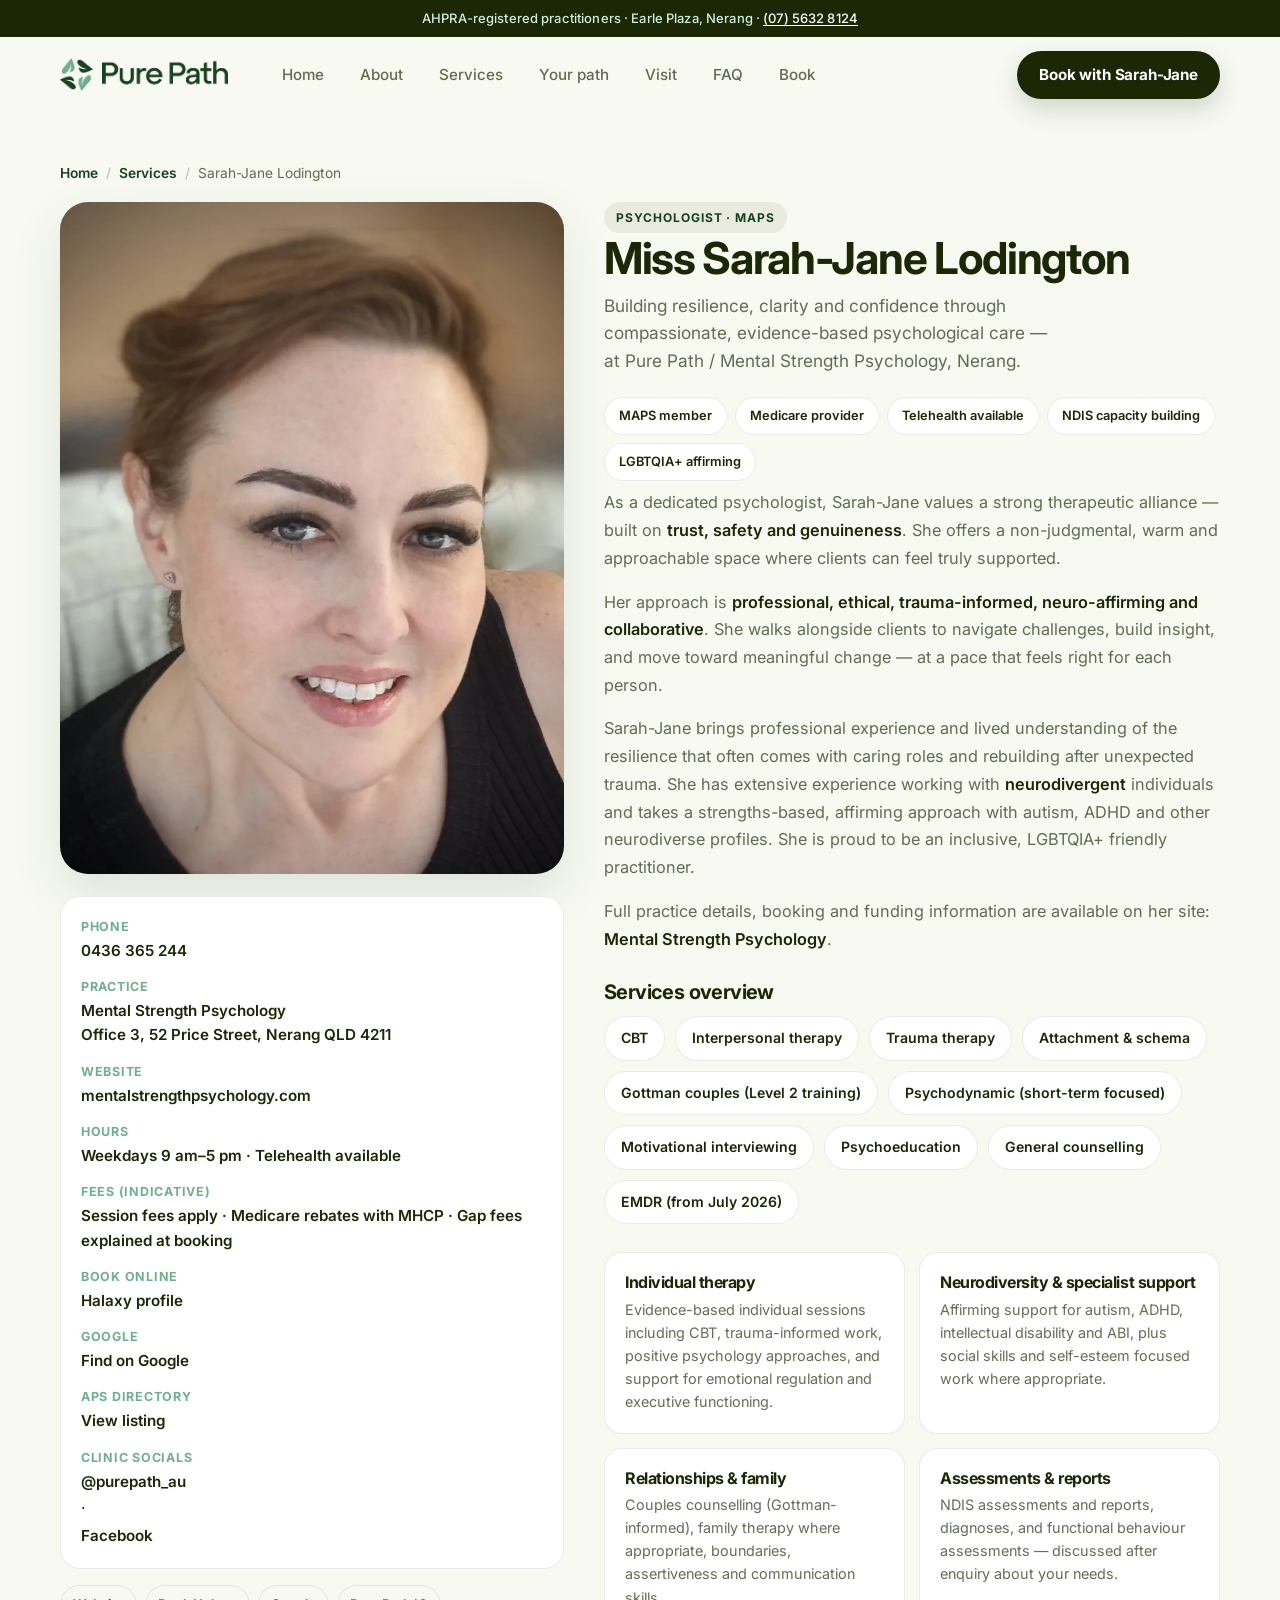
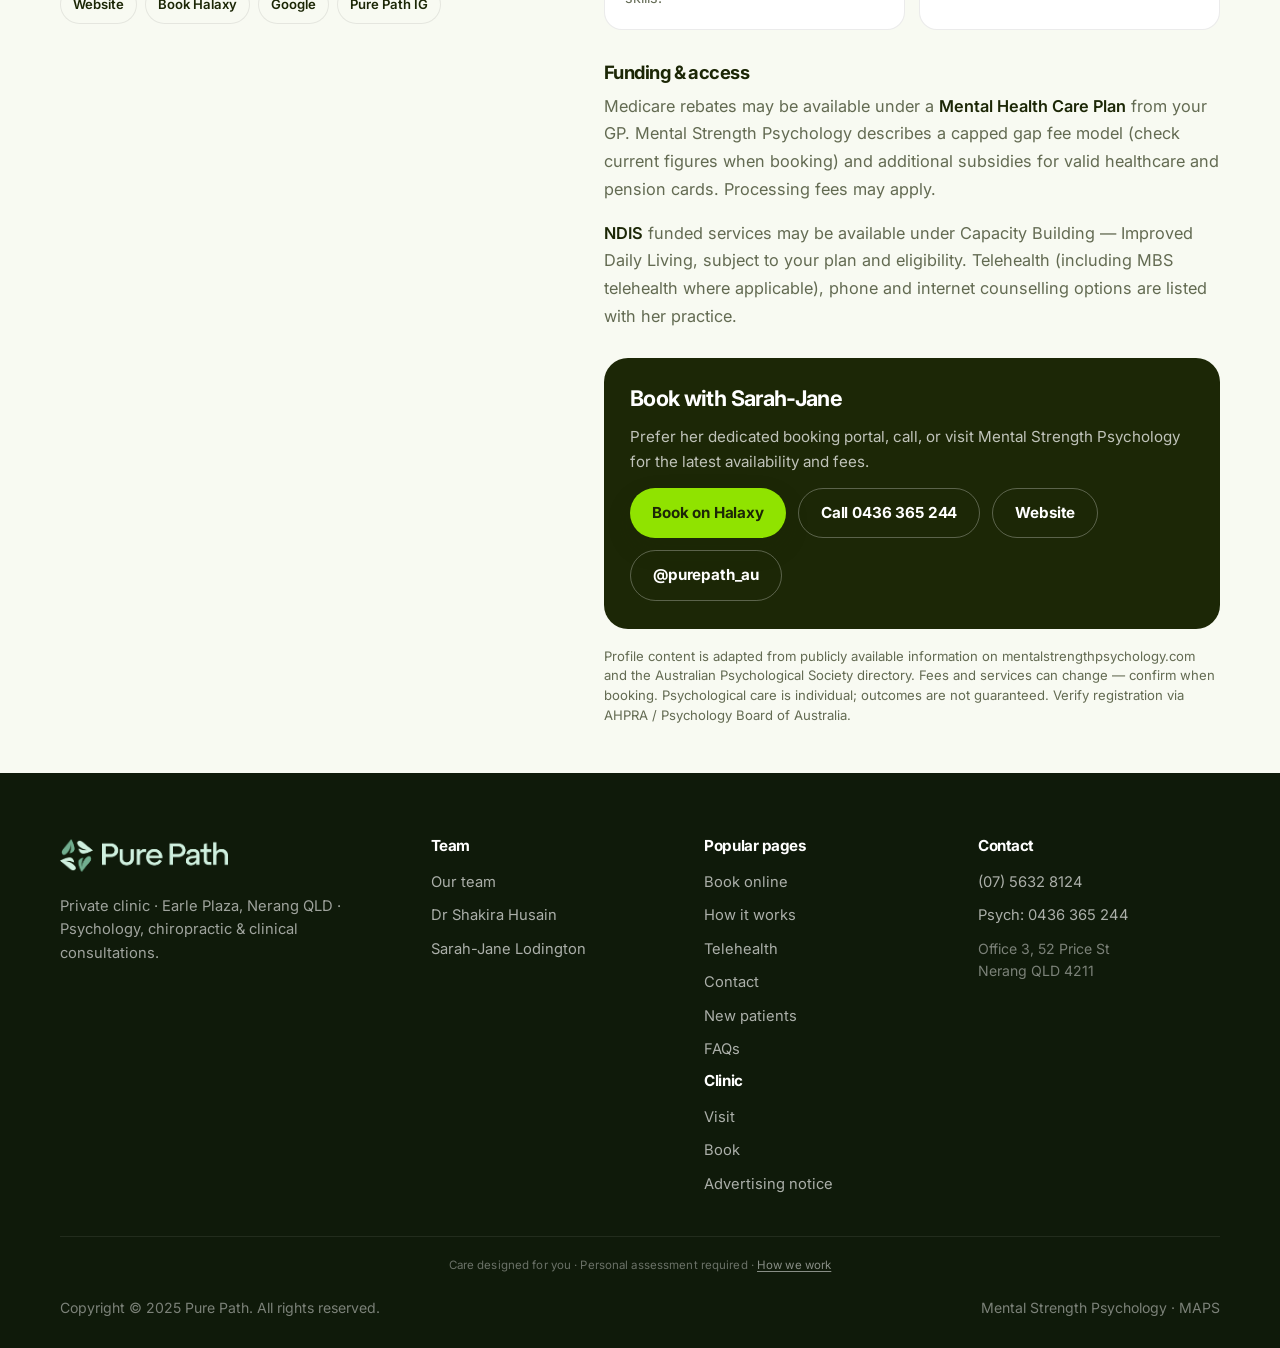
<file: psychologist.html>
<!DOCTYPE html>
<html lang="en">
<head>
  <meta charset="utf-8">
  <meta name="viewport" content="width=device-width, initial-scale=1">
  <title>Psychologist Nerang Gold Coast | Sarah-Jane Lodington Pure Path</title>
  <meta name="description" content="Sarah-Jane Lodington MAPS, psychologist at Pure Path / Mental Strength Psychology Nerang. Trauma-informed telehealth &amp; clinic care. Call 0436 365 244.">
  <meta name="robots" content="index, follow">
  <link rel="canonical" href="https://leaflock420-weedman.github.io/purepath-clone/psychologist.html">
  <meta property="og:title" content="Sarah-Jane Lodington | Psychologist Pure Path Nerang">
  <meta property="og:description" content="MAPS psychologist — trauma-informed, neuro-affirming care at Earle Plaza, Nerang. Book via Mental Strength Psychology.">
  <meta property="og:image" content="assets/sarah-jane.png">
  <link rel="icon" href="assets/favicon.png">
  <link rel="apple-touch-icon" href="assets/favicon.png">
  <link rel="preconnect" href="https://api.fontshare.com">
  <link rel="preconnect" href="https://fonts.googleapis.com">
  <link rel="preconnect" href="https://fonts.gstatic.com" crossorigin>
  <link href="https://api.fontshare.com/v2/css?f[]=satoshi@400,500,700,400i,500i,700i&display=swap" rel="stylesheet">
  <link href="https://fonts.googleapis.com/css2?family=Inter:wght@400;500;600;700&display=swap" rel="stylesheet">
  <link rel="stylesheet" href="styles.css">
</head>
<body>
  <div class="top-bar" role="note">
    <span>AHPRA-registered practitioners · Earle Plaza, Nerang · <a href="tel:+61756328124">(07) 5632 8124</a></span>
  </div>
  <header class="site-header" id="top">
    <nav class="nav container" aria-label="Primary">
      <a href="index.html" class="logo" aria-label="Pure Path home">
        <img src="assets/logo-nav.png" alt="Pure Path" class="logo-img logo-img-dark" width="160" height="36">
      </a>
      <ul class="nav-links">
        <li><a href="index.html" data-nav>Home</a></li>
        <li><a href="about.html" data-nav>About</a></li>
        <li><a href="services.html" data-nav>Services</a></li>
        <li><a href="your-path.html" data-nav>Your path</a></li>
        <li><a href="visit.html" data-nav>Visit</a></li>
        <li><a href="faq.html" data-nav>FAQ</a></li>
        <li><a href="book.html" data-nav>Book</a></li>
      </ul>
      <a href="https://www.halaxy.com/profile/ms-sarah-lodington/psychologist/1707437" class="btn btn-primary nav-cta" target="_blank" rel="noopener noreferrer">Book with Sarah-Jane</a>
      <button class="menu-toggle" type="button" aria-label="Open menu" aria-expanded="false" aria-controls="mobile-menu">
        <span></span><span></span><span></span>
      </button>
    </nav>
    <div class="mobile-menu" id="mobile-menu" hidden>
      <a href="index.html" data-nav>Home</a>
      <a href="about.html" data-nav>About</a>
      <a href="services.html" data-nav>Services</a>
      <a href="your-path.html" data-nav>Your path</a>
      <a href="visit.html" data-nav>Visit</a>
      <a href="faq.html" data-nav>FAQ</a>
      <a href="book.html" data-nav>Book</a>
      <a href="tel:+61436365244" class="btn btn-ghost">Call 0436 365 244</a>
      <a href="https://www.halaxy.com/profile/ms-sarah-lodington/psychologist/1707437" class="btn btn-primary" target="_blank" rel="noopener noreferrer">Book online</a>
    </div>
  </header>

  <main>
    <section class="profile-hero">
      <div class="container">
        <nav class="breadcrumb reveal" aria-label="Breadcrumb">
          <a href="index.html">Home</a><span aria-hidden="true">/</span>
          <a href="services.html">Services</a><span aria-hidden="true">/</span>
          <span>Sarah-Jane Lodington</span>
        </nav>

        <div class="profile-layout">
          <aside class="profile-photo-wrap reveal">
            <div class="profile-photo">
              <img src="assets/sarah-jane.png" alt="Miss Sarah-Jane Lodington, psychologist" width="800" height="1000">
            </div>
            <div class="profile-meta">
              <div class="profile-meta-item">
                <strong>Phone</strong>
                <a href="tel:+61436365244">0436 365 244</a>
              </div>
              <div class="profile-meta-item">
                <strong>Practice</strong>
                <span>Mental Strength Psychology<br>Office 3, 52 Price Street, Nerang QLD 4211</span>
              </div>
              <div class="profile-meta-item">
                <strong>Website</strong>
                <a href="https://www.mentalstrengthpsychology.com/" target="_blank" rel="noopener noreferrer">mentalstrengthpsychology.com</a>
              </div>
              <div class="profile-meta-item">
                <strong>Hours</strong>
                <span>Weekdays 9 am–5 pm · Telehealth available</span>
              </div>
              <div class="profile-meta-item">
                <strong>Fees (indicative)</strong>
                <span>Session fees apply · Medicare rebates with MHCP · Gap fees explained at booking</span>
              </div>
              <div class="profile-meta-item">
                <strong>Book online</strong>
                <a href="https://www.halaxy.com/profile/ms-sarah-lodington/psychologist/1707437" target="_blank" rel="noopener noreferrer">Halaxy profile</a>
              </div>
              <div class="profile-meta-item">
                <strong>Google</strong>
                <a href="https://www.google.com/search?q=Mental+Strength+Psychology+Nerang+Sarah-Jane+Lodington" target="_blank" rel="noopener noreferrer">Find on Google</a>
              </div>
              <div class="profile-meta-item">
                <strong>APS directory</strong>
                <a href="https://psychology.org.au/find-a-psychologist/psychologist/f04ff556caa246f3a31ccb1e931f7dec" target="_blank" rel="noopener noreferrer">View listing</a>
              </div>
              <div class="profile-meta-item">
                <strong>Clinic socials</strong>
                <a href="https://www.instagram.com/purepath_au/" target="_blank" rel="noopener noreferrer">@purepath_au</a>
                ·
                <a href="https://www.facebook.com/purepath.au/" target="_blank" rel="noopener noreferrer">Facebook</a>
              </div>
            </div>
            <div class="profile-social-row">
              <a class="social-btn" href="https://www.mentalstrengthpsychology.com/" target="_blank" rel="noopener noreferrer">Website</a>
              <a class="social-btn" href="https://www.halaxy.com/profile/ms-sarah-lodington/psychologist/1707437" target="_blank" rel="noopener noreferrer">Book Halaxy</a>
              <a class="social-btn" href="https://www.google.com/search?q=Mental+Strength+Psychology+Nerang" target="_blank" rel="noopener noreferrer">Google</a>
              <a class="social-btn" href="https://www.instagram.com/purepath_au/" target="_blank" rel="noopener noreferrer">Pure Path IG</a>
            </div>
          </aside>

          <div class="profile-content reveal delay-1">
            <span class="team-role">Psychologist · MAPS</span>
            <h1>Miss Sarah-Jane Lodington</h1>
            <p class="lead">Building resilience, clarity and confidence through compassionate, evidence-based psychological care — at Pure Path / Mental Strength Psychology, Nerang.</p>

            <div class="profile-badge-row">
              <span class="profile-badge">MAPS member</span>
              <span class="profile-badge">Medicare provider</span>
              <span class="profile-badge">Telehealth available</span>
              <span class="profile-badge">NDIS capacity building</span>
              <span class="profile-badge">LGBTQIA+ affirming</span>
            </div>

            <div class="prose">
              <p>
                As a dedicated psychologist, Sarah-Jane values a strong therapeutic alliance — built on
                <strong>trust, safety and genuineness</strong>. She offers a non-judgmental, warm and approachable space
                where clients can feel truly supported.
              </p>
              <p>
                Her approach is <strong>professional, ethical, trauma-informed, neuro-affirming and collaborative</strong>.
                She walks alongside clients to navigate challenges, build insight, and move toward meaningful change —
                at a pace that feels right for each person.
              </p>
              <p>
                Sarah-Jane brings professional experience and lived understanding of the resilience that often comes with
                caring roles and rebuilding after unexpected trauma. She has extensive experience working with
                <strong>neurodivergent</strong> individuals and takes a strengths-based, affirming approach with
                autism, ADHD and other neurodiverse profiles. She is proud to be an inclusive, LGBTQIA+ friendly practitioner.
              </p>
              <p>
                Full practice details, booking and funding information are available on her site:
                <a href="https://www.mentalstrengthpsychology.com/" target="_blank" rel="noopener noreferrer"><strong>Mental Strength Psychology</strong></a>.
              </p>
            </div>

            <h2 style="font-size:1.25rem; margin-bottom:12px;">Services overview</h2>
            <div class="service-chips">
              <span>CBT</span>
              <span>Interpersonal therapy</span>
              <span>Trauma therapy</span>
              <span>Attachment &amp; schema</span>
              <span>Gottman couples (Level 2 training)</span>
              <span>Psychodynamic (short-term focused)</span>
              <span>Motivational interviewing</span>
              <span>Psychoeducation</span>
              <span>General counselling</span>
              <span>EMDR (from July 2026)</span>
            </div>

            <div class="approach-grid">
              <article class="approach-card">
                <h3>Individual therapy</h3>
                <p>Evidence-based individual sessions including CBT, trauma-informed work, positive psychology approaches, and support for emotional regulation and executive functioning.</p>
              </article>
              <article class="approach-card">
                <h3>Neurodiversity &amp; specialist support</h3>
                <p>Affirming support for autism, ADHD, intellectual disability and ABI, plus social skills and self-esteem focused work where appropriate.</p>
              </article>
              <article class="approach-card">
                <h3>Relationships &amp; family</h3>
                <p>Couples counselling (Gottman-informed), family therapy where appropriate, boundaries, assertiveness and communication skills.</p>
              </article>
              <article class="approach-card">
                <h3>Assessments &amp; reports</h3>
                <p>NDIS assessments and reports, diagnoses, and functional behaviour assessments — discussed after enquiry about your needs.</p>
              </article>
            </div>

            <h2 style="font-size:1.15rem; margin-bottom:10px;">Funding &amp; access</h2>
            <div class="prose" style="margin-bottom:28px;">
              <p>
                Medicare rebates may be available under a <strong>Mental Health Care Plan</strong> from your GP.
                Mental Strength Psychology describes a capped gap fee model (check current figures when booking)
                and additional subsidies for valid healthcare and pension cards. Processing fees may apply.
              </p>
              <p>
                <strong>NDIS</strong> funded services may be available under Capacity Building — Improved Daily Living,
                subject to your plan and eligibility. Telehealth (including MBS telehealth where applicable), phone and internet counselling options are listed with her practice.
              </p>
            </div>

            <div class="profile-cta">
              <h2>Book with Sarah-Jane</h2>
              <p>Prefer her dedicated booking portal, call, or visit Mental Strength Psychology for the latest availability and fees.</p>
              <div class="hero-actions">
                <a href="https://www.halaxy.com/profile/ms-sarah-lodington/psychologist/1707437" class="btn btn-primary" target="_blank" rel="noopener noreferrer">Book on Halaxy</a>
                <a href="tel:+61436365244" class="btn btn-ghost">Call 0436 365 244</a>
                <a href="https://www.mentalstrengthpsychology.com/" class="btn btn-ghost" target="_blank" rel="noopener noreferrer">Website</a>
                <a href="https://www.instagram.com/purepath_au/" class="btn btn-ghost" target="_blank" rel="noopener noreferrer">@purepath_au</a>
              </div>
            </div>
            <p class="profile-note">
              Profile content is adapted from publicly available information on
              <a href="https://www.mentalstrengthpsychology.com/" target="_blank" rel="noopener noreferrer">mentalstrengthpsychology.com</a>
              and the Australian Psychological Society directory. Fees and services can change — confirm when booking.
              Psychological care is individual; outcomes are not guaranteed.
              Verify registration via <a href="https://www.ahpra.gov.au/" target="_blank" rel="noopener noreferrer">AHPRA</a> / Psychology Board of Australia.
            </p>
          </div>
        </div>
      </div>
    </section>
  </main>

  <footer class="site-footer">
    <div class="container footer-grid">
      <div class="footer-brand">
        <a href="index.html" class="logo light" aria-label="Pure Path home">
          <img src="assets/logo-footer.png" alt="Pure Path" class="logo-img logo-img-light" width="160" height="36">
        </a>
        <p>Private clinic · Earle Plaza, Nerang QLD · Psychology, chiropractic &amp; clinical consultations.</p>
      </div>
      <div class="footer-col">
        <h4>Team</h4>
        <a href="services.html">Our team</a>
        <a href="chiropractor.html">Dr Shakira Husain</a>
        <a href="psychologist.html">Sarah-Jane Lodington</a>
      </div>
      <div class="footer-col">
        <h4>Popular pages</h4>
        <a href="book.html">Book online</a>
        <a href="how-it-works.html">How it works</a>
        <a href="telehealth.html">Telehealth</a>
        <a href="contact.html">Contact</a>
        <a href="new-patients.html">New patients</a>
        <a href="faq.html">FAQs</a>
        <h4>Clinic</h4>
        <a href="visit.html">Visit</a>
        <a href="book.html">Book</a>
        <a href="disclaimer.html">Advertising notice</a>
      </div>
      <div class="footer-col">
        <h4>Contact</h4>
        <a href="tel:+61756328124">(07) 5632 8124</a>
        <a href="tel:+61436365244">Psych: 0436 365 244</a>
        <p class="muted">Office 3, 52 Price St<br>Nerang QLD 4211</p>
      </div>
    </div>
        <p class="site-disclaimer">Care designed for you · Personal assessment required · <a href="disclaimer.html">How we work</a></p>
    <div class="container footer-bottom">
      <p>Copyright © 2025 Pure Path. All rights reserved.</p>
      <p class="muted"><a href="https://www.mentalstrengthpsychology.com/" style="color:inherit;" target="_blank" rel="noopener noreferrer">Mental Strength Psychology</a> · MAPS</p>
    </div>
  </footer>
  <script src="app.js"></script>
</body>
</html>
</file>
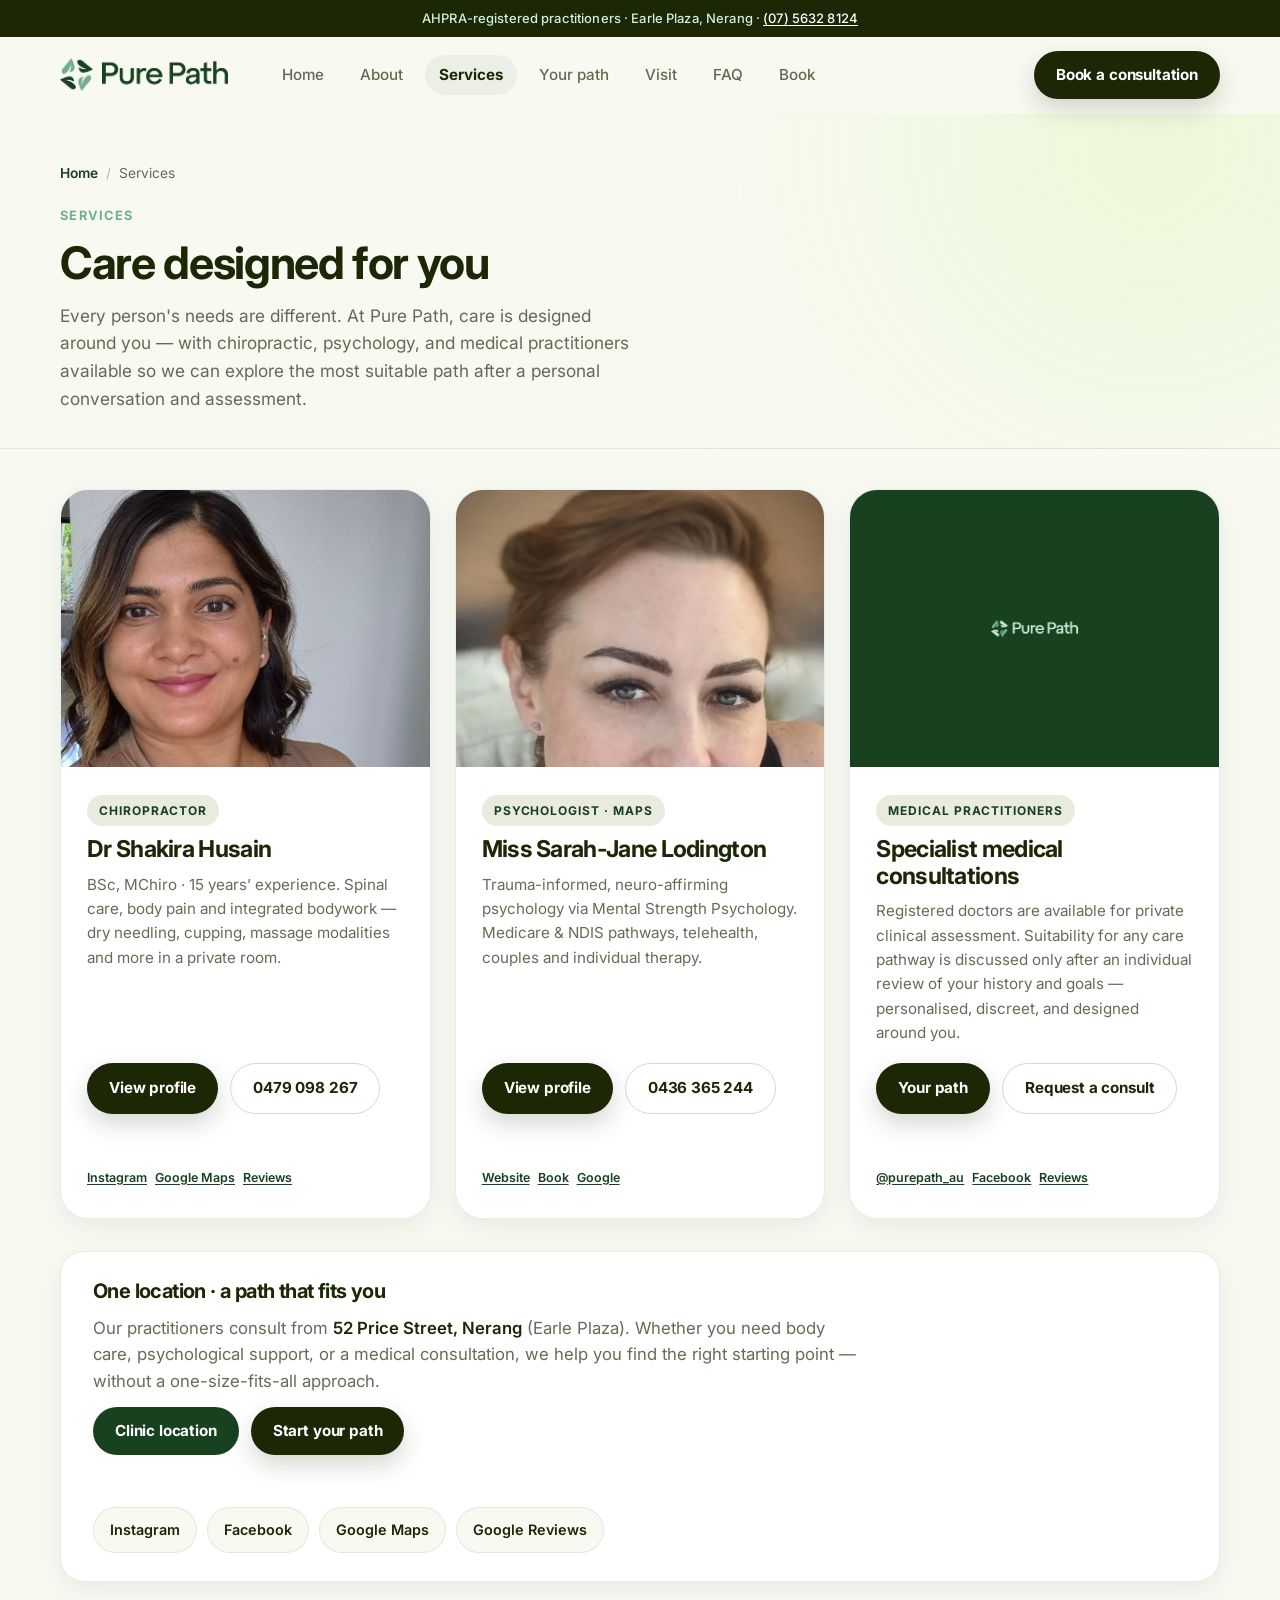
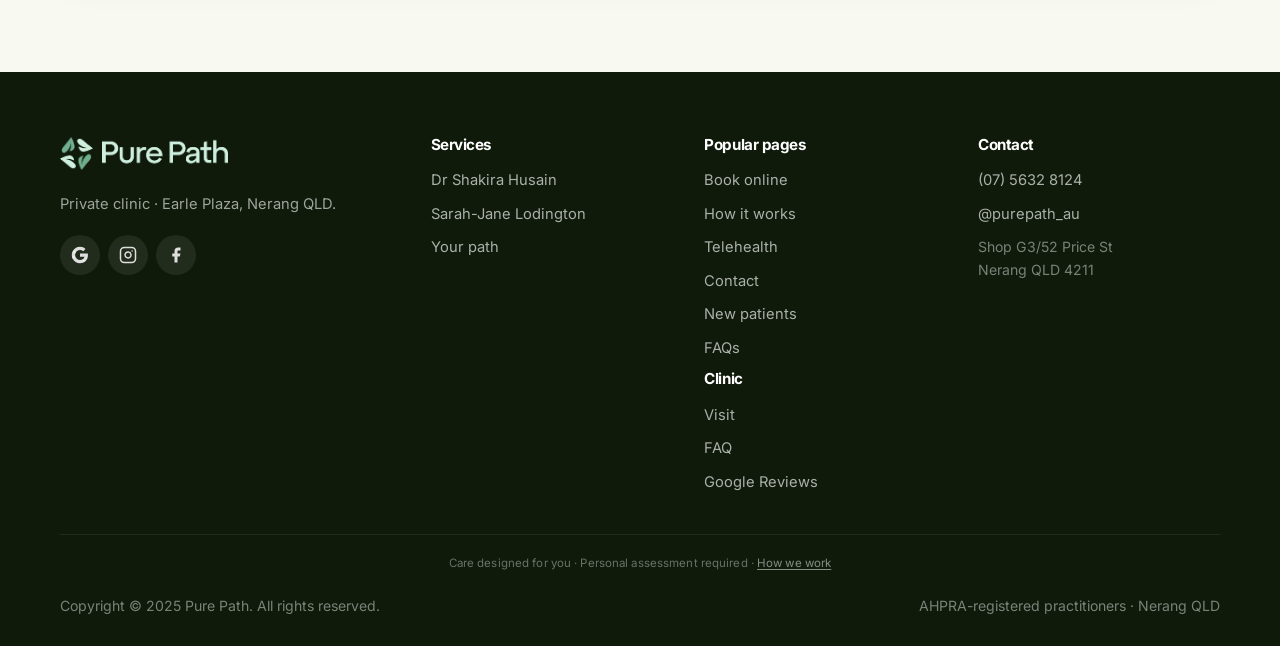
<file: services.html>
<!DOCTYPE html>
<html lang="en">
<head>
  <meta charset="utf-8">
  <meta name="viewport" content="width=device-width, initial-scale=1">
  <title>Services | Chiropractor, Psychologist &amp; Medical Care Pure Path Nerang</title>
  <meta name="description" content="Pure Path services in Nerang: medical consultations, chiropractic with Dr Shakira Husain, psychology with Sarah-Jane Lodington. Care designed for you on the Gold Coast.">
  <meta name="robots" content="index, follow">
  <link rel="canonical" href="https://leaflock420-weedman.github.io/purepath-clone/services.html">
  <meta property="og:title" content="Services | Pure Path Nerang">
  <meta property="og:description" content="Chiropractic and psychology practitioners at Pure Path, Earle Plaza Nerang.">
  <meta property="og:image" content="assets/logo-dark-full.png">
  <link rel="icon" href="assets/favicon.png">
  <link rel="apple-touch-icon" href="assets/favicon.png">
  <link rel="preconnect" href="https://api.fontshare.com">
  <link rel="preconnect" href="https://fonts.googleapis.com">
  <link rel="preconnect" href="https://fonts.gstatic.com" crossorigin>
  <link href="https://api.fontshare.com/v2/css?f[]=satoshi@400,500,700,400i,500i,700i&display=swap" rel="stylesheet">
  <link href="https://fonts.googleapis.com/css2?family=Inter:wght@400;500;600;700&display=swap" rel="stylesheet">
  <link rel="stylesheet" href="styles.css">
</head>
<body>
  <div class="top-bar" role="note">
    <span>AHPRA-registered practitioners · Earle Plaza, Nerang · <a href="tel:+61756328124">(07) 5632 8124</a></span>
  </div>
  <header class="site-header" id="top">
    <nav class="nav container" aria-label="Primary">
      <a href="index.html" class="logo" aria-label="Pure Path home">
        <img src="assets/logo-nav.png" alt="Pure Path" class="logo-img logo-img-dark" width="160" height="36">
      </a>
      <ul class="nav-links">
        <li><a href="index.html" data-nav>Home</a></li>
        <li><a href="about.html" data-nav>About</a></li>
        <li><a href="services.html" data-nav>Services</a></li>
        <li><a href="your-path.html" data-nav>Your path</a></li>
        <li><a href="visit.html" data-nav>Visit</a></li>
        <li><a href="faq.html" data-nav>FAQ</a></li>
        <li><a href="book.html" data-nav>Book</a></li>
      </ul>
      <a href="book.html" class="btn btn-primary nav-cta">Book a consultation</a>
      <button class="menu-toggle" type="button" aria-label="Open menu" aria-expanded="false" aria-controls="mobile-menu">
        <span></span><span></span><span></span>
      </button>
    </nav>
    <div class="mobile-menu" id="mobile-menu" hidden>
      <a href="index.html" data-nav>Home</a>
      <a href="about.html" data-nav>About</a>
      <a href="services.html" data-nav>Services</a>
      <a href="your-path.html" data-nav>Your path</a>
      <a href="visit.html" data-nav>Visit</a>
      <a href="faq.html" data-nav>FAQ</a>
      <a href="book.html" data-nav>Book</a>
      <a href="book.html" class="btn btn-primary">Book a consultation</a>
    </div>
  </header>

  <main>
    <section class="page-hero">
      <div class="container reveal">
        <nav class="breadcrumb" aria-label="Breadcrumb">
          <a href="index.html">Home</a><span aria-hidden="true">/</span><span>Services</span>
        </nav>
        <p class="eyebrow">Services</p>
        <h1>Care designed for you</h1>
        <p class="lead">Every person's needs are different. At Pure Path, care is designed around you — with chiropractic, psychology, and medical practitioners available so we can explore the most suitable path after a personal conversation and assessment.</p>
      </div>
    </section>

    <section class="page-section" style="padding-top:40px;">
      <div class="container">
        <div class="team-grid">
          <article class="team-card reveal">
            <div class="team-card-media">
              <img src="assets/shakira-husain.jpg" alt="Dr Shakira Husain" width="800" height="600">
            </div>
            <div class="team-card-body">
              <span class="team-role">Chiropractor</span>
              <h2>Dr Shakira Husain</h2>
              <p>BSc, MChiro · 15 years’ experience. Spinal care, body pain and integrated bodywork — dry needling, cupping, massage modalities and more in a private room.</p>
              <div class="hero-actions" style="margin-top:8px;">
                <a href="chiropractor.html" class="btn btn-primary">View profile</a>
                <a href="tel:+61479098267" class="btn btn-ghost">0479 098 267</a>
              </div>
              <div class="card-social">
                <a href="https://www.instagram.com/drshakirawellness/" target="_blank" rel="noopener noreferrer">Instagram</a>
                <a href="https://www.google.com/maps?cid=1883822697020059949" target="_blank" rel="noopener noreferrer">Google Maps</a>
                <a href="https://www.google.com/search?q=Dr+Shakira+Husain+chiropractor+Nerang+reviews" target="_blank" rel="noopener noreferrer">Reviews</a>
              </div>
            </div>
          </article>

          <article class="team-card reveal delay-1">
            <div class="team-card-media">
              <img src="assets/sarah-jane.png" alt="Miss Sarah-Jane Lodington" width="800" height="600">
            </div>
            <div class="team-card-body">
              <span class="team-role">Psychologist · MAPS</span>
              <h2>Miss Sarah-Jane Lodington</h2>
              <p>Trauma-informed, neuro-affirming psychology via Mental Strength Psychology. Medicare &amp; NDIS pathways, telehealth, couples and individual therapy.</p>
              <div class="hero-actions" style="margin-top:8px;">
                <a href="psychologist.html" class="btn btn-primary">View profile</a>
                <a href="tel:+61436365244" class="btn btn-ghost">0436 365 244</a>
              </div>
              <div class="card-social">
                <a href="https://www.mentalstrengthpsychology.com/" target="_blank" rel="noopener noreferrer">Website</a>
                <a href="https://www.halaxy.com/profile/ms-sarah-lodington/psychologist/1707437" target="_blank" rel="noopener noreferrer">Book</a>
                <a href="https://www.google.com/search?q=Mental+Strength+Psychology+Nerang" target="_blank" rel="noopener noreferrer">Google</a>
              </div>
            </div>
          </article>

          <article class="team-card reveal delay-2">
            <div class="team-card-media team-card-media-brand">
              <img src="assets/logo-light-full.png" alt="Pure Path medical consultations" width="800" height="600">
            </div>
            <div class="team-card-body">
              <span class="team-role">Medical practitioners</span>
              <h2>Specialist medical consultations</h2>
              <p>Registered doctors are available for private clinical assessment. Suitability for any care pathway is discussed only after an individual review of your history and goals — personalised, discreet, and designed around you.</p>
              <div class="hero-actions" style="margin-top:8px;">
                <a href="your-path.html" class="btn btn-primary">Your path</a>
                <a href="book.html" class="btn btn-ghost">Request a consult</a>
              </div>
              <div class="card-social">
                <a href="https://www.instagram.com/purepath_au/" target="_blank" rel="noopener noreferrer">@purepath_au</a>
                <a href="https://www.facebook.com/purepath.au/" target="_blank" rel="noopener noreferrer">Facebook</a>
                <a href="https://www.google.com/search?q=Pure+Path+Nerang+reviews" target="_blank" rel="noopener noreferrer">Reviews</a>
              </div>
            </div>
          </article>
        </div>

        <div class="intro-inner reveal" style="margin-top:32px; flex-direction:column; align-items:flex-start; gap:12px;">
          <h2 style="font-size:1.25rem;">One location · a path that fits you</h2>
          <p class="section-sub">Our practitioners consult from <strong>52 Price Street, Nerang</strong> (Earle Plaza). Whether you need body care, psychological support, or a medical consultation, we help you find the right starting point — without a one-size-fits-all approach.</p>
          <div class="hero-actions">
            <a href="visit.html" class="btn btn-dark">Clinic location</a>
            <a href="book.html" class="btn btn-primary">Start your path</a>
          </div>
          <div class="social-row" style="margin-top:8px;">
            <a class="social-btn" href="https://www.instagram.com/purepath_au/" target="_blank" rel="noopener noreferrer">Instagram</a>
            <a class="social-btn" href="https://www.facebook.com/purepath.au/" target="_blank" rel="noopener noreferrer">Facebook</a>
            <a class="social-btn" href="https://www.google.com/maps/search/?api=1&amp;query=Pure+Path+52+Price+St+Nerang" target="_blank" rel="noopener noreferrer">Google Maps</a>
            <a class="social-btn" href="https://www.google.com/search?q=Pure+Path+Nerang+QLD+reviews" target="_blank" rel="noopener noreferrer">Google Reviews</a>
          </div>
        </div>
      </div>
    </section>
  </main>

  <footer class="site-footer">
    <div class="container footer-grid">
      <div class="footer-brand">
        <a href="index.html" class="logo light" aria-label="Pure Path home">
          <img src="assets/logo-footer.png" alt="Pure Path" class="logo-img logo-img-light" width="160" height="36">
        </a>
        <p>Private clinic · Earle Plaza, Nerang QLD.</p>
        <div class="footer-social" aria-label="Social media">
          <a href="https://www.google.com/maps/search/?api=1&amp;query=Pure+Path+52+Price+St+Nerang" target="_blank" rel="noopener noreferrer" aria-label="Google Maps" title="Google Maps">
            <svg width="18" height="18" viewBox="0 0 24 24" fill="currentColor" aria-hidden="true"><path d="M22.56 12.25c0-.78-.07-1.53-.2-2.25H12v4.26h5.92c-.26 1.37-1.04 2.53-2.21 3.31v2.77h3.57c2.08-1.92 3.28-4.74 3.28-8.09z"/><path d="M12 23c2.97 0 5.46-.98 7.28-2.66l-3.57-2.77c-.98.66-2.23 1.06-3.71 1.06-2.86 0-5.29-1.93-6.16-4.53H2.18v2.84C3.99 20.53 7.7 23 12 23z"/><path d="M5.84 14.09c-.22-.66-.35-1.36-.35-2.09s.13-1.43.35-2.09V7.07H2.18C1.43 8.55 1 10.22 1 12s.43 3.45 1.18 4.93l2.85-2.22.81-.62z"/><path d="M12 5.38c1.62 0 3.06.56 4.21 1.64l3.15-3.15C17.45 2.09 14.97 1 12 1 7.7 1 3.99 3.47 2.18 7.07l3.66 2.84c.87-2.6 3.3-4.53 6.16-4.53z"/></svg>
          </a>
          <a href="https://www.instagram.com/purepath_au/" target="_blank" rel="noopener noreferrer" aria-label="Instagram" title="Instagram">
            <svg width="18" height="18" viewBox="0 0 24 24" fill="none" stroke="currentColor" stroke-width="2" stroke-linecap="round" stroke-linejoin="round" aria-hidden="true"><rect x="2" y="2" width="20" height="20" rx="5"/><path d="M16 11.37A4 4 0 1 1 12.63 8 4 4 0 0 1 16 11.37z"/><line x1="17.5" y1="6.5" x2="17.51" y2="6.5"/></svg>
          </a>
          <a href="https://www.facebook.com/purepath.au/" target="_blank" rel="noopener noreferrer" aria-label="Facebook" title="Facebook">
            <svg width="18" height="18" viewBox="0 0 24 24" fill="currentColor" aria-hidden="true"><path d="M18 2h-3a5 5 0 0 0-5 5v3H7v4h3v8h4v-8h3l1-4h-4V7a1 1 0 0 1 1-1h3z"/></svg>
          </a>
        </div>
      </div>
      <div class="footer-col">
        <h4>Services</h4>
        <a href="chiropractor.html">Dr Shakira Husain</a>
        <a href="psychologist.html">Sarah-Jane Lodington</a>
        <a href="your-path.html">Your path</a>
      </div>
      <div class="footer-col">
        <h4>Popular pages</h4>
        <a href="book.html">Book online</a>
        <a href="how-it-works.html">How it works</a>
        <a href="telehealth.html">Telehealth</a>
        <a href="contact.html">Contact</a>
        <a href="new-patients.html">New patients</a>
        <a href="faq.html">FAQs</a>
        <h4>Clinic</h4>
        <a href="visit.html">Visit</a>
        <a href="faq.html">FAQ</a>
        <a href="https://www.google.com/search?q=Pure+Path+Nerang+reviews" target="_blank" rel="noopener noreferrer">Google Reviews</a>
      </div>
      <div class="footer-col">
        <h4>Contact</h4>
        <a href="tel:+61756328124">(07) 5632 8124</a>
        <a href="https://www.instagram.com/purepath_au/" target="_blank" rel="noopener noreferrer">@purepath_au</a>
        <p class="muted">Shop G3/52 Price St<br>Nerang QLD 4211</p>
      </div>
    </div>
        <p class="site-disclaimer">Care designed for you · Personal assessment required · <a href="disclaimer.html">How we work</a></p>
    <div class="container footer-bottom">
      <p>Copyright © 2025 Pure Path. All rights reserved.</p>
      <p class="muted">AHPRA-registered practitioners · Nerang QLD</p>
    </div>
  </footer>
  <script src="app.js"></script>
</body>
</html>
</file>
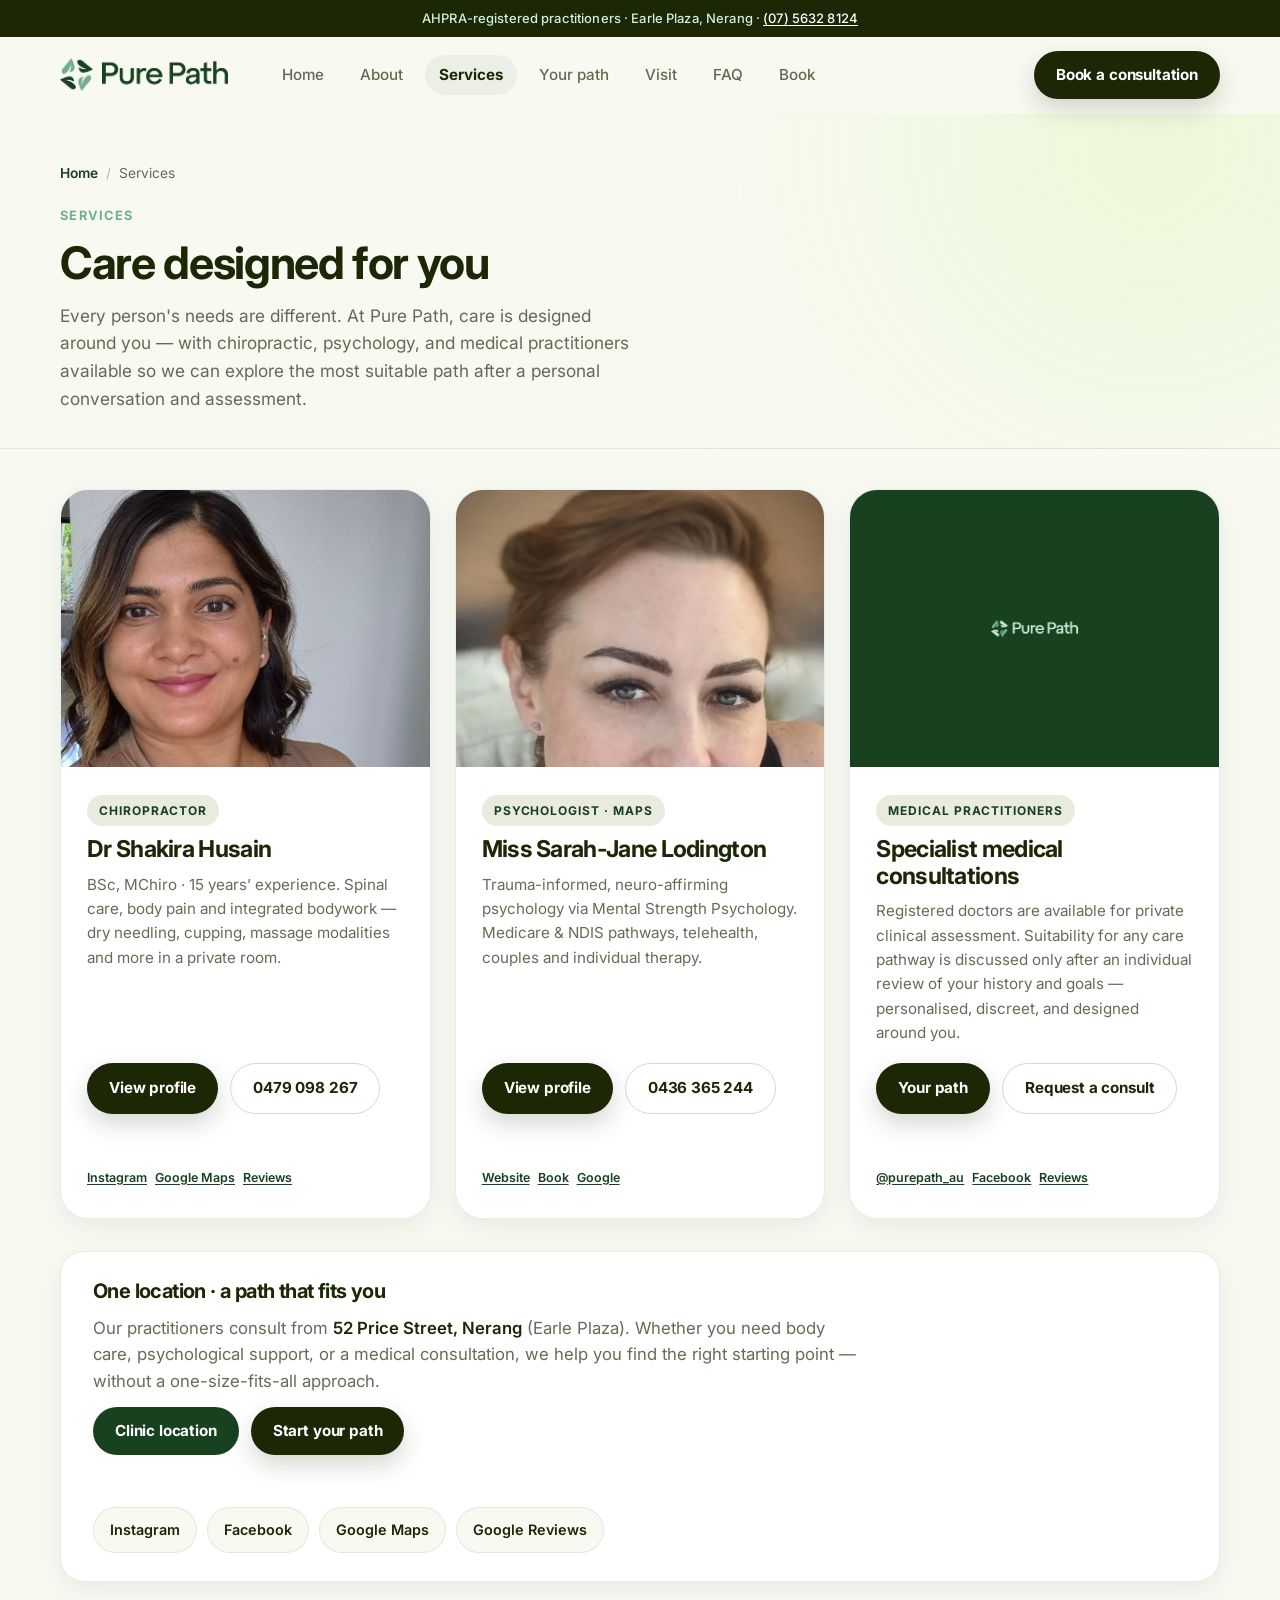
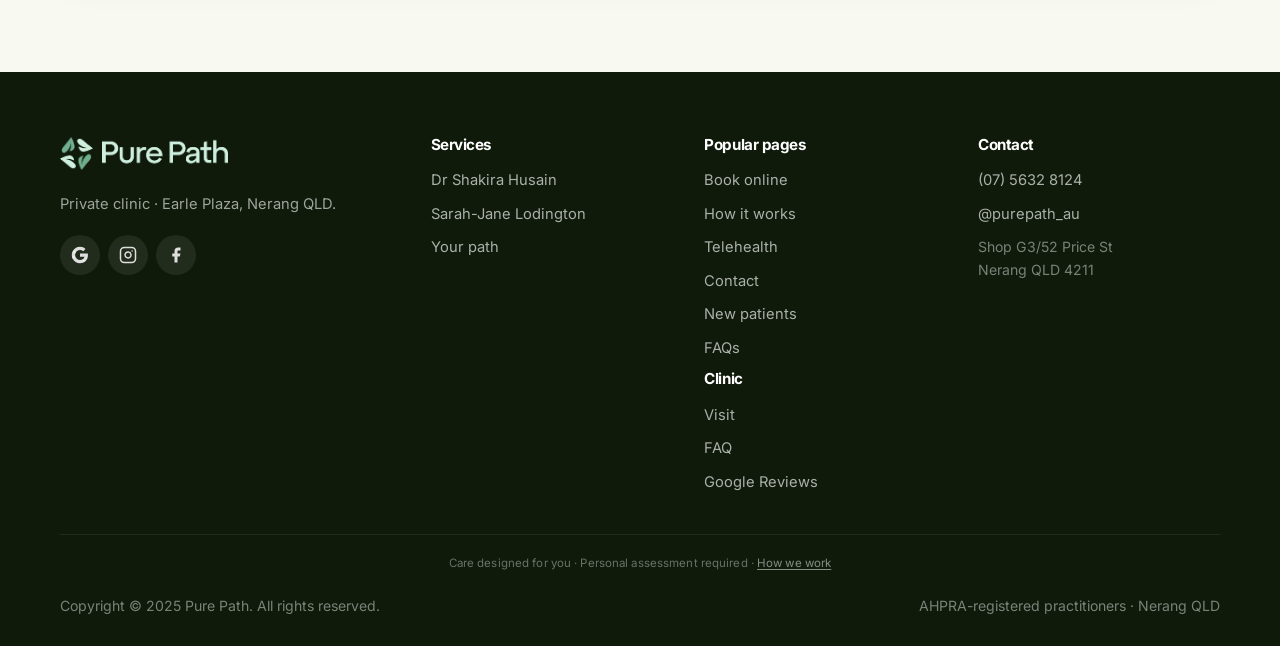
<file: team.html>
<!DOCTYPE html>
<html lang="en">
<head>
  <meta charset="utf-8">
  <title>Redirecting…</title>
  <meta http-equiv="refresh" content="0; url=services.html">
  <link rel="canonical" href="services.html">
  <script>location.replace("services.html");</script>
</head>
<body><p><a href="services.html">Continue to Services</a></p></body>
</html>
</file>
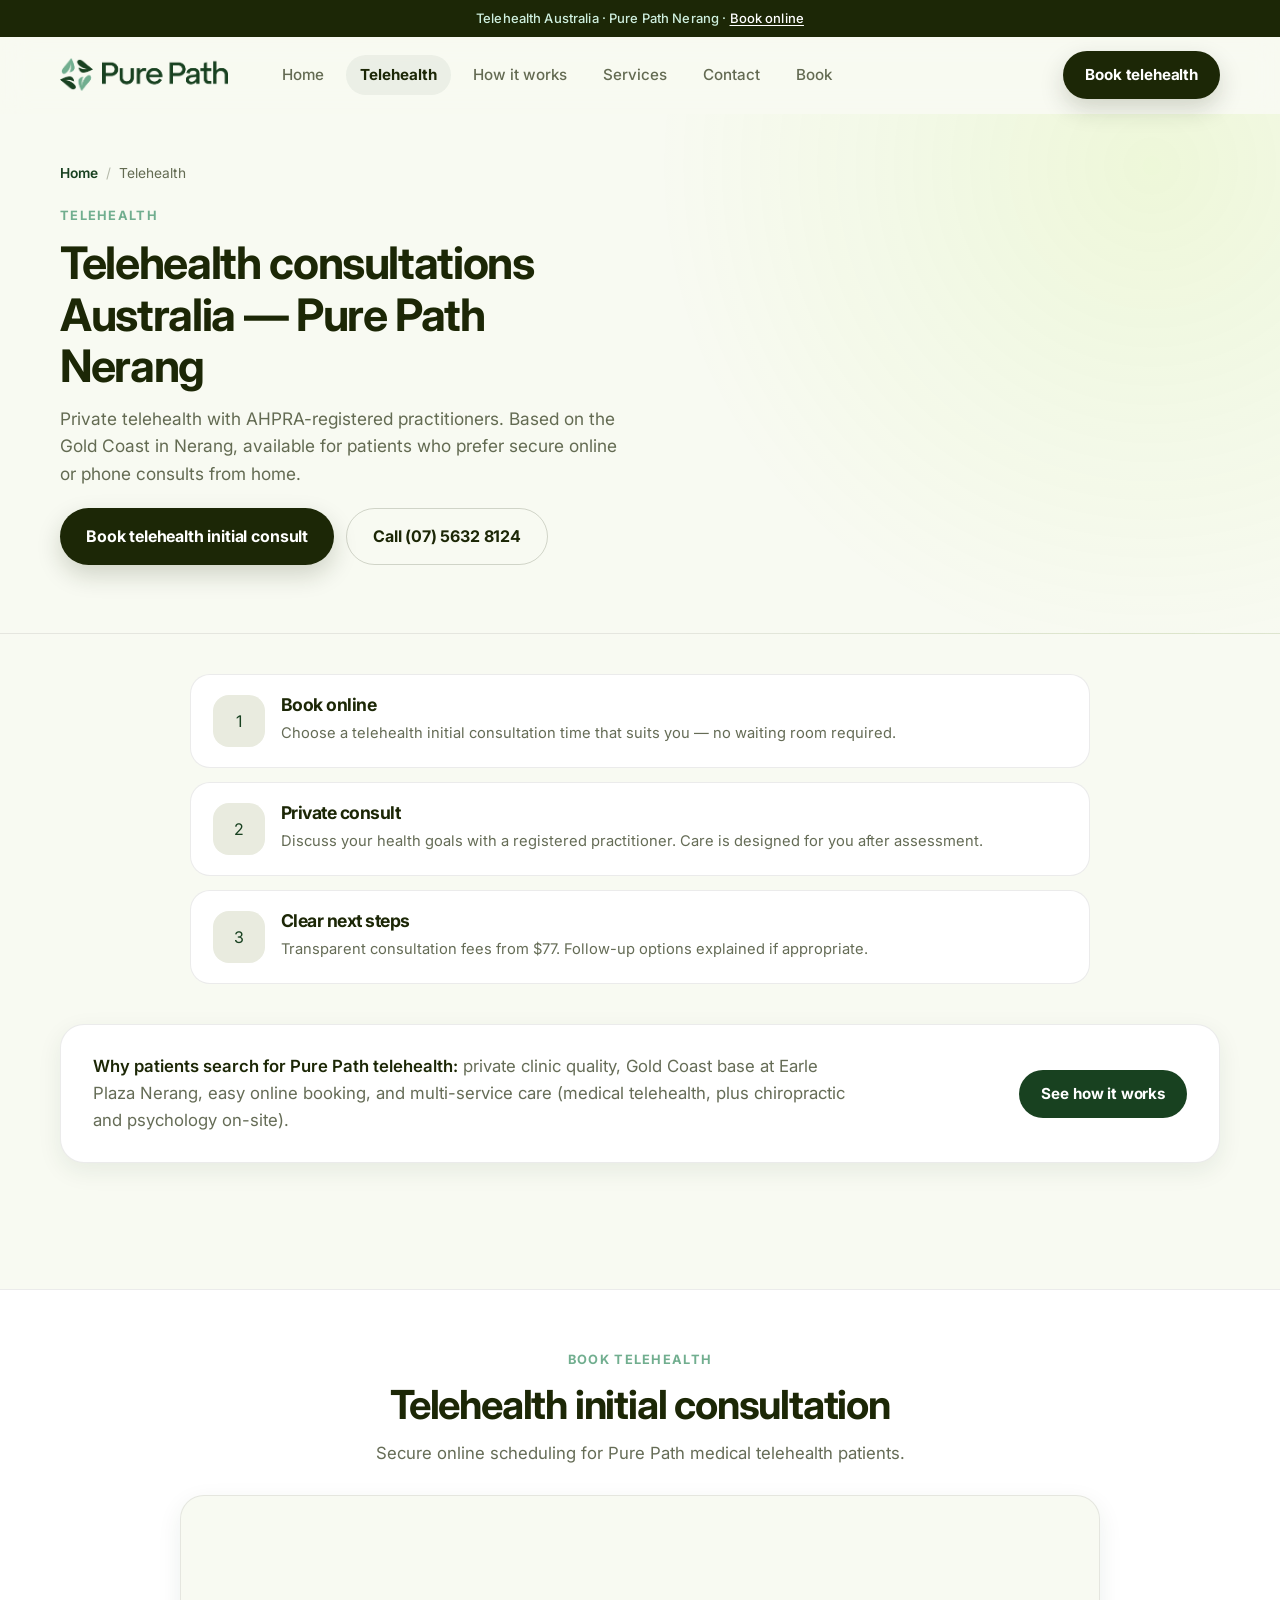
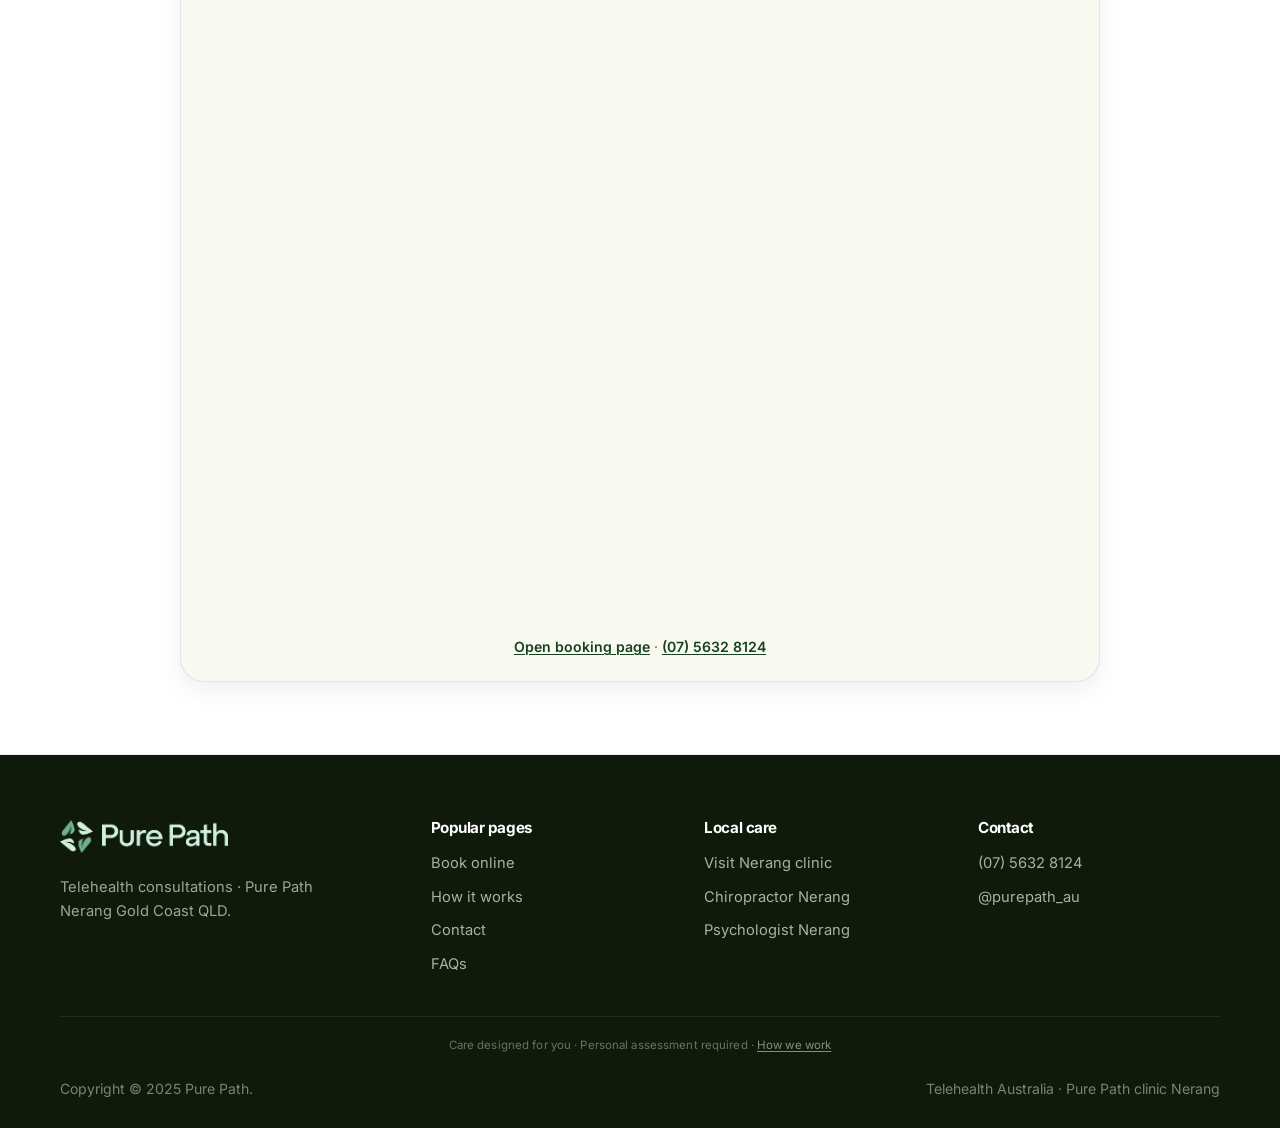
<file: telehealth.html>
<!DOCTYPE html>
<html lang="en-AU">
<head>
  <meta charset="utf-8">
  <meta name="viewport" content="width=device-width, initial-scale=1">
  <title>Telehealth Consultations Australia | Pure Path Nerang Gold Coast</title>
  <meta name="description" content="Book Pure Path telehealth consultations from home. AHPRA-registered practitioners, private clinic based in Nerang Gold Coast QLD. Initial telehealth consults online from $77.">
  <meta name="keywords" content="telehealth Australia, telehealth consultation QLD, telehealth Gold Coast, book telehealth consult, Pure Path telehealth, online doctor consult Nerang, private telehealth clinic">
  <meta name="robots" content="index, follow, max-image-preview:large">
  <meta name="geo.region" content="AU-QLD">
  <meta name="geo.placename" content="Nerang, Gold Coast">
  <link rel="canonical" href="https://leaflock420-weedman.github.io/purepath-clone/telehealth.html">
  <meta property="og:type" content="website">
  <meta property="og:locale" content="en_AU">
  <meta property="og:site_name" content="Pure Path">
  <meta property="og:title" content="Telehealth Consultations | Pure Path Australia">
  <meta property="og:description" content="Private telehealth with Pure Path. Book your initial consultation online. Based in Nerang, Gold Coast.">
  <meta property="og:url" content="https://leaflock420-weedman.github.io/purepath-clone/telehealth.html">
  <meta property="og:image" content="https://leaflock420-weedman.github.io/purepath-clone/assets/logo-dark-full.png">
  <meta name="twitter:card" content="summary_large_image">
  <link rel="icon" href="assets/favicon.png">
  <link rel="apple-touch-icon" href="assets/favicon.png">
  <link href="https://api.fontshare.com/v2/css?f[]=satoshi@400,500,700&display=swap" rel="stylesheet">
  <link href="https://fonts.googleapis.com/css2?family=Inter:wght@400;500;600;700&display=swap" rel="stylesheet">
  <link rel="stylesheet" href="styles.css">
  <link href="https://assets.calendly.com/assets/external/widget.css" rel="stylesheet">
  <script type="application/ld+json">
  {
    "@context": "https://schema.org",
    "@type": "MedicalWebPage",
    "name": "Pure Path Telehealth Consultations",
    "url": "https://leaflock420-weedman.github.io/purepath-clone/telehealth.html",
    "description": "Book private telehealth consultations with Pure Path, Nerang Gold Coast QLD.",
    "about": {
      "@type": "MedicalClinic",
      "name": "Pure Path",
      "telephone": "+61-7-5632-8124",
      "address": {
        "@type": "PostalAddress",
        "streetAddress": "Shop G3/52 Price Street",
        "addressLocality": "Nerang",
        "addressRegion": "QLD",
        "postalCode": "4211",
        "addressCountry": "AU"
      }
    }
  }
  </script>
</head>
<body>
  <div class="top-bar" role="note"><span>Telehealth Australia · Pure Path Nerang · <a href="book.html">Book online</a></span></div>
  <header class="site-header">
    <nav class="nav container" aria-label="Primary">
      <a href="index.html" class="logo"><img src="assets/logo-nav.png" alt="Pure Path telehealth" class="logo-img logo-img-dark" width="160" height="36"></a>
      <ul class="nav-links">
        <li><a href="index.html" data-nav>Home</a></li>
        <li><a href="telehealth.html" data-nav>Telehealth</a></li>
        <li><a href="how-it-works.html" data-nav>How it works</a></li>
        <li><a href="services.html" data-nav>Services</a></li>
        <li><a href="contact.html" data-nav>Contact</a></li>
        <li><a href="book.html" data-nav>Book</a></li>
      </ul>
      <a href="#telehealth-book" class="btn btn-primary nav-cta">Book telehealth</a>
      <button class="menu-toggle" type="button" aria-label="Open menu" aria-expanded="false" aria-controls="mobile-menu"><span></span><span></span><span></span></button>
    </nav>
    <div class="mobile-menu" id="mobile-menu" hidden>
      <a href="index.html">Home</a>
      <a href="telehealth.html">Telehealth</a>
      <a href="how-it-works.html">How it works</a>
      <a href="contact.html">Contact</a>
      <a href="#telehealth-book" class="btn btn-primary">Book telehealth</a>
    </div>
  </header>

  <main>
    <section class="page-hero">
      <div class="container reveal">
        <nav class="breadcrumb" aria-label="Breadcrumb"><a href="index.html">Home</a><span aria-hidden="true">/</span><span>Telehealth</span></nav>
        <p class="eyebrow">Telehealth</p>
        <h1>Telehealth consultations Australia — Pure Path Nerang</h1>
        <p class="lead">Private telehealth with AHPRA-registered practitioners. Based on the Gold Coast in Nerang, available for patients who prefer secure online or phone consults from home.</p>
        <div class="hero-actions" style="margin-top:20px;">
          <a href="#telehealth-book" class="btn btn-primary btn-lg">Book telehealth initial consult</a>
          <a href="tel:+61756328124" class="btn btn-ghost btn-lg">Call (07) 5632 8124</a>
        </div>
      </div>
    </section>

    <section class="page-section" style="padding-top:40px;">
      <div class="container">
        <div class="value-cards reveal" style="max-width:900px;margin:0 auto 40px;">
          <article class="value-card">
            <div class="value-icon" aria-hidden="true">1</div>
            <h2 style="font-size:1.1rem;">Book online</h2>
            <p>Choose a telehealth initial consultation time that suits you — no waiting room required.</p>
          </article>
          <article class="value-card">
            <div class="value-icon" aria-hidden="true">2</div>
            <h2 style="font-size:1.1rem;">Private consult</h2>
            <p>Discuss your health goals with a registered practitioner. Care is designed for you after assessment.</p>
          </article>
          <article class="value-card">
            <div class="value-icon" aria-hidden="true">3</div>
            <h2 style="font-size:1.1rem;">Clear next steps</h2>
            <p>Transparent consultation fees from $77. Follow-up options explained if appropriate.</p>
          </article>
        </div>

        <div class="intro-inner reveal" style="margin-bottom:36px;">
          <p><strong>Why patients search for Pure Path telehealth:</strong> private clinic quality, Gold Coast base at Earle Plaza Nerang, easy online booking, and multi-service care (medical telehealth, plus <a href="chiropractor.html">chiropractic</a> and <a href="psychologist.html">psychology</a> on-site).</p>
          <a href="how-it-works.html" class="btn btn-dark">See how it works</a>
        </div>
      </div>
    </section>

    <section class="calendly-section" id="telehealth-book">
      <div class="container">
        <div class="section-head calendly-head reveal">
          <p class="eyebrow">Book telehealth</p>
          <h2>Telehealth initial consultation</h2>
          <p class="section-sub">Secure online scheduling for Pure Path medical telehealth patients.</p>
        </div>
        <div class="calendly-shell reveal">
          <div class="calendly-inline-widget" data-url="https://calendly.com/purepathmedical-support/telehealth-initial-consultation?hide_gdpr_banner=1&amp;primary_color=184120" style="min-width:320px;height:720px;" role="region" aria-label="Book telehealth consultation"></div>
          <p class="calendly-fallback"><a href="https://calendly.com/purepathmedical-support/telehealth-initial-consultation" target="_blank" rel="noopener noreferrer">Open booking page</a> · <a href="tel:+61756328124">(07) 5632 8124</a></p>
        </div>
      </div>
    </section>
  </main>

  <footer class="site-footer">
    <div class="container footer-grid">
      <div class="footer-brand">
        <a href="index.html" class="logo light"><img src="assets/logo-footer.png" alt="Pure Path" class="logo-img logo-img-light" width="160" height="36"></a>
        <p>Telehealth consultations · Pure Path Nerang Gold Coast QLD.</p>
      </div>
      <div class="footer-col">
        <h4>Popular pages</h4>
        <a href="book.html">Book online</a>
        <a href="how-it-works.html">How it works</a>
        <a href="contact.html">Contact</a>
        <a href="faq.html">FAQs</a>
      </div>
      <div class="footer-col">
        <h4>Local care</h4>
        <a href="visit.html">Visit Nerang clinic</a>
        <a href="chiropractor.html">Chiropractor Nerang</a>
        <a href="psychologist.html">Psychologist Nerang</a>
      </div>
      <div class="footer-col">
        <h4>Contact</h4>
        <a href="tel:+61756328124">(07) 5632 8124</a>
        <a href="https://www.instagram.com/purepath_au/" target="_blank" rel="noopener noreferrer">@purepath_au</a>
      </div>
    </div>
    <p class="site-disclaimer">Care designed for you · Personal assessment required · <a href="disclaimer.html">How we work</a></p>
    <div class="container footer-bottom"><p>Copyright © 2025 Pure Path.</p><p class="muted">Telehealth Australia · Pure Path clinic Nerang</p></div>
  </footer>
  <script src="https://assets.calendly.com/assets/external/widget.js" type="text/javascript" async></script>
  <script src="app.js"></script>
</body>
</html>
</file>
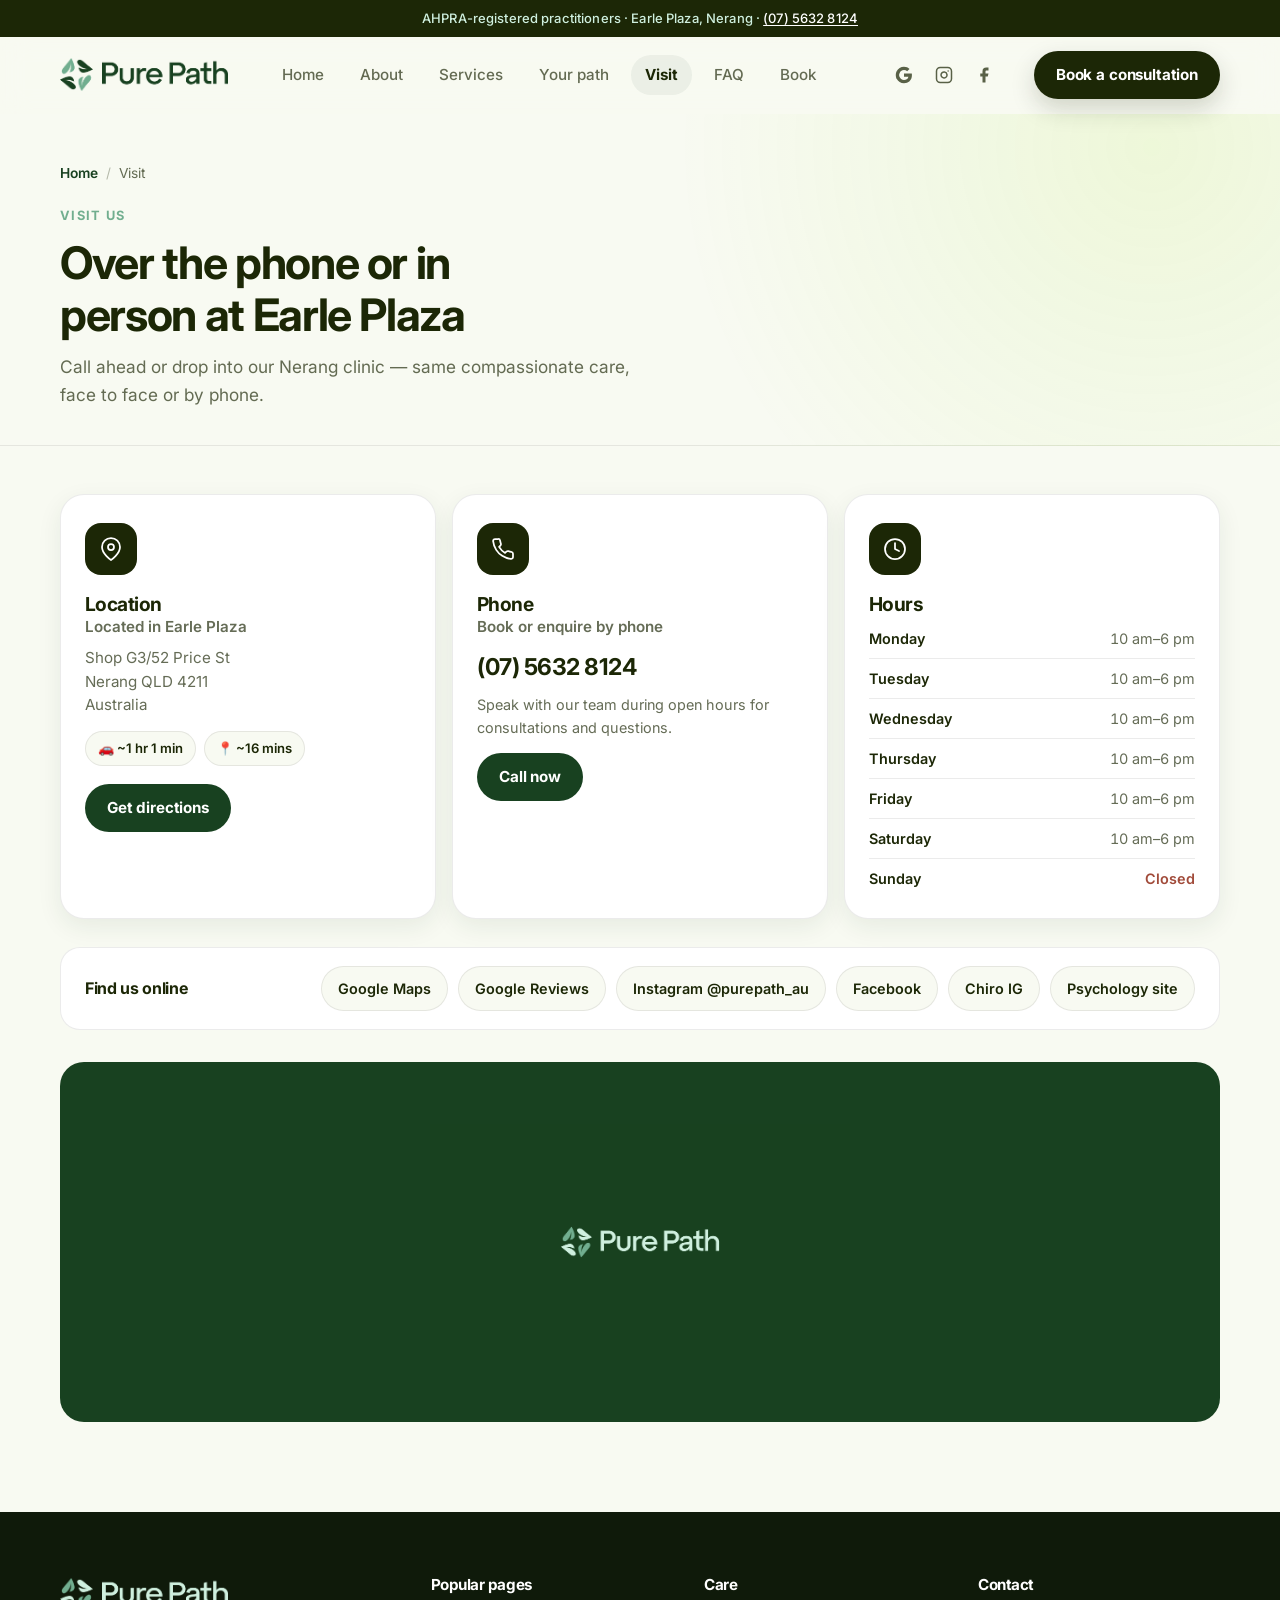
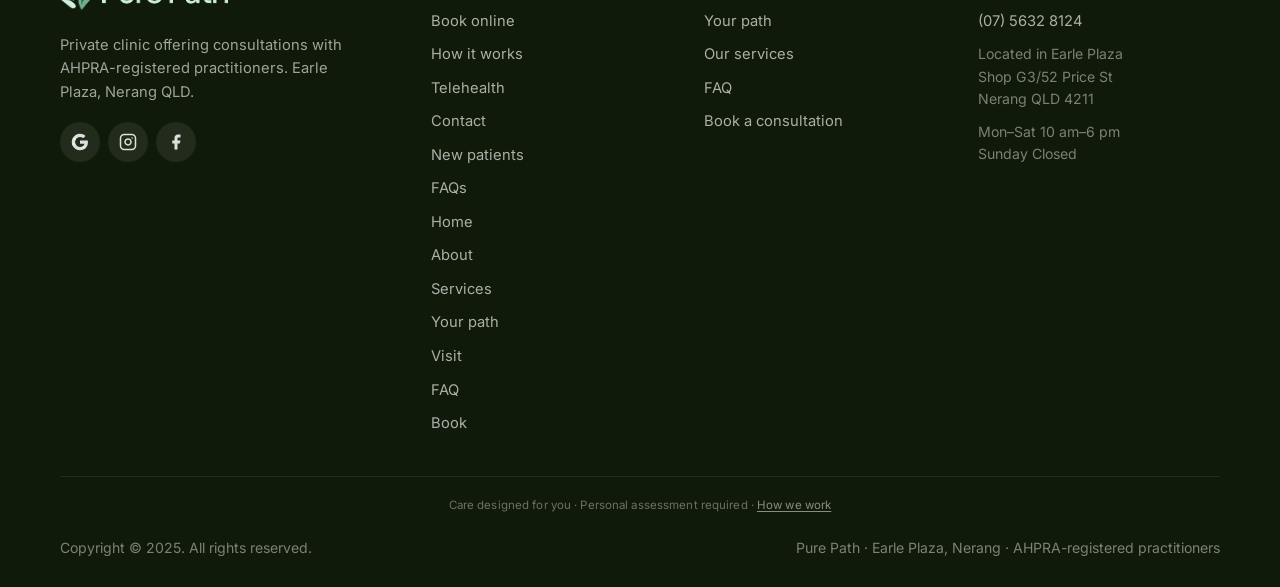
<file: visit.html>
<!DOCTYPE html>
<html lang="en">
<head>
  <meta charset="utf-8">
  <meta name="viewport" content="width=device-width, initial-scale=1">
  <title>Visit Pure Path Nerang | Earle Plaza Address, Hours &amp; Map</title>
  <meta name="description" content="Visit Pure Path private clinic at Shop G3/52 Price St, Earle Plaza Nerang QLD 4211. Hours Mon–Sat 10am–6pm. Directions, phone (07) 5632 8124, Gold Coast.">
  <meta name="robots" content="index, follow">
  <link rel="canonical" href="https://leaflock420-weedman.github.io/purepath-clone/visit.html">
  <meta property="og:type" content="website">
  <meta property="og:title" content="Visit Pure Path | Earle Plaza Nerang Address, Hours &amp; Phone">
  <meta property="og:description" content="Visit Pure Path at Shop G3/52 Price St, Earle Plaza, Nerang QLD 4211. Phone (07) 5632 8124. Open Mon–Sat 10am–6pm.">
  <meta property="og:image" content="assets/logo-dark-full.png">
  <link rel="icon" href="assets/favicon.png">
  <link rel="apple-touch-icon" href="assets/favicon.png">
  <link rel="preconnect" href="https://api.fontshare.com">
  <link rel="preconnect" href="https://fonts.googleapis.com">
  <link rel="preconnect" href="https://fonts.gstatic.com" crossorigin>
  <link href="https://api.fontshare.com/v2/css?f[]=satoshi@400,500,700,400i,500i,700i&display=swap" rel="stylesheet">
  <link href="https://fonts.googleapis.com/css2?family=Inter:wght@400;500;600;700&display=swap" rel="stylesheet">
  <link rel="stylesheet" href="styles.css">

  <script type="application/ld+json">
  {
    "@context": "https://schema.org",
    "@type": "BreadcrumbList",
    "itemListElement": [
      {"@type": "ListItem", "position": 1, "name": "Home", "item": "https://leaflock420-weedman.github.io/purepath-clone/"},
      {"@type": "ListItem", "position": 2, "name": "Visit Pure Path Nerang", "item": "https://leaflock420-weedman.github.io/purepath-clone/visit.html"}
    ]
  }
  </script>
</head>
<body>  <div class="top-bar" role="note">
    <span>AHPRA-registered practitioners · Earle Plaza, Nerang · <a href="tel:+61756328124">(07) 5632 8124</a></span>
  </div>
  <header class="site-header" id="top">
    <nav class="nav container" aria-label="Primary">
      <a href="index.html" class="logo" aria-label="Pure Path home">
        <img src="assets/logo-nav.png" alt="Pure Path" class="logo-img logo-img-dark" width="160" height="36">
      </a>
      <ul class="nav-links">
        <li><a href="index.html" data-nav>Home</a></li>
        <li><a href="about.html" data-nav>About</a></li>
        <li><a href="services.html" data-nav>Services</a></li>
        <li><a href="your-path.html" data-nav>Your path</a></li>
        <li><a href="visit.html" data-nav>Visit</a></li>
        <li><a href="faq.html" data-nav>FAQ</a></li>
        <li><a href="book.html" data-nav>Book</a></li>
      </ul>
      <div class="nav-social" aria-label="Social media">
        <a href="https://www.google.com/maps/search/?api=1&amp;query=Pure+Path+52+Price+St+Nerang+QLD+4211" target="_blank" rel="noopener noreferrer" aria-label="Google Maps" title="Google">
          <svg width="18" height="18" viewBox="0 0 24 24" fill="currentColor" aria-hidden="true"><path d="M22.56 12.25c0-.78-.07-1.53-.2-2.25H12v4.26h5.92c-.26 1.37-1.04 2.53-2.21 3.31v2.77h3.57c2.08-1.92 3.28-4.74 3.28-8.09z"/><path d="M12 23c2.97 0 5.46-.98 7.28-2.66l-3.57-2.77c-.98.66-2.23 1.06-3.71 1.06-2.86 0-5.29-1.93-6.16-4.53H2.18v2.84C3.99 20.53 7.7 23 12 23z"/><path d="M5.84 14.09c-.22-.66-.35-1.36-.35-2.09s.13-1.43.35-2.09V7.07H2.18C1.43 8.55 1 10.22 1 12s.43 3.45 1.18 4.93l2.85-2.22.81-.62z"/><path d="M12 5.38c1.62 0 3.06.56 4.21 1.64l3.15-3.15C17.45 2.09 14.97 1 12 1 7.7 1 3.99 3.47 2.18 7.07l3.66 2.84c.87-2.6 3.3-4.53 6.16-4.53z"/></svg>
        </a>
        <a href="https://www.instagram.com/purepath_au/" target="_blank" rel="noopener noreferrer" aria-label="Instagram" title="Instagram">
          <svg width="18" height="18" viewBox="0 0 24 24" fill="none" stroke="currentColor" stroke-width="2" stroke-linecap="round" stroke-linejoin="round" aria-hidden="true"><rect x="2" y="2" width="20" height="20" rx="5"/><path d="M16 11.37A4 4 0 1 1 12.63 8 4 4 0 0 1 16 11.37z"/><line x1="17.5" y1="6.5" x2="17.51" y2="6.5"/></svg>
        </a>
        <a href="https://www.facebook.com/purepath.au/" target="_blank" rel="noopener noreferrer" aria-label="Facebook" title="Facebook">
          <svg width="18" height="18" viewBox="0 0 24 24" fill="currentColor" aria-hidden="true"><path d="M18 2h-3a5 5 0 0 0-5 5v3H7v4h3v8h4v-8h3l1-4h-4V7a1 1 0 0 1 1-1h3z"/></svg>
        </a>
      </div>
      <a href="book.html" class="btn btn-primary nav-cta">Book a consultation</a>
      <button class="menu-toggle" type="button" aria-label="Open menu" aria-expanded="false" aria-controls="mobile-menu">
        <span></span><span></span><span></span>
      </button>
    </nav>
    <div class="mobile-menu" id="mobile-menu" hidden>
      <a href="index.html" data-nav>Home</a>
      <a href="about.html" data-nav>About</a>
      <a href="services.html" data-nav>Services</a>
      <a href="your-path.html" data-nav>Your path</a>
      <a href="visit.html" data-nav>Visit</a>
      <a href="faq.html" data-nav>FAQ</a>
      <a href="book.html" data-nav>Book</a>
      <div class="mobile-social">
        <a href="https://www.google.com/maps/search/?api=1&amp;query=Pure+Path+52+Price+St+Nerang+QLD+4211" target="_blank" rel="noopener noreferrer">Google</a>
        <a href="https://www.instagram.com/purepath_au/" target="_blank" rel="noopener noreferrer">Instagram</a>
        <a href="https://www.facebook.com/purepath.au/" target="_blank" rel="noopener noreferrer">Facebook</a>
      </div>
      <a href="tel:+61756328124" class="btn btn-ghost">Call (07) 5632 8124</a>
      <a href="book.html" class="btn btn-primary">Book a consultation</a>
    </div>
  </header>

  <main>
    <section class="page-hero">
      <div class="container reveal">
        <nav class="breadcrumb" aria-label="Breadcrumb">
          <a href="index.html">Home</a><span aria-hidden="true">/</span><span>Visit</span>
        </nav>
        <p class="eyebrow">Visit us</p>
        <h1>Over the phone or in person at Earle Plaza</h1>
        <p class="lead">Call ahead or drop into our Nerang clinic — same compassionate care, face to face or by phone.</p>
      </div>
    </section>

    <section class="visit page-section" style="padding-top:48px;">
      <div class="container">
        <div class="visit-grid">
          <article class="visit-card reveal">
            <div class="visit-icon" aria-hidden="true">
              <svg width="24" height="24" viewBox="0 0 24 24" fill="none" stroke="currentColor" stroke-width="1.75" stroke-linecap="round" stroke-linejoin="round"><path d="M21 10c0 7-9 13-9 13s-9-6-9-13a9 9 0 0 1 18 0z"/><circle cx="12" cy="10" r="3"/></svg>
            </div>
            <h2 style="font-size:1.2rem;">Location</h2>
            <p class="visit-label">Located in Earle Plaza</p>
            <p>Shop G3/52 Price St<br>Nerang QLD 4211<br>Australia</p>
            <div class="travel-chips">
              <span>🚗 ~1 hr 1 min</span>
              <span>📍 ~16 mins</span>
            </div>
            <a class="btn btn-dark btn-sm" href="https://www.google.com/maps/dir/?api=1&amp;destination=52+Price+St,+Nerang+QLD+4211" target="_blank" rel="noopener noreferrer">Get directions</a>
          </article>
          <article class="visit-card reveal delay-1">
            <div class="visit-icon" aria-hidden="true">
              <svg width="24" height="24" viewBox="0 0 24 24" fill="none" stroke="currentColor" stroke-width="1.75" stroke-linecap="round" stroke-linejoin="round"><path d="M22 16.92v3a2 2 0 0 1-2.18 2 19.79 19.79 0 0 1-8.63-3.07 19.5 19.5 0 0 1-6-6 19.79 19.79 0 0 1-3.07-8.67A2 2 0 0 1 4.11 2h3a2 2 0 0 1 2 1.72c.127.96.361 1.903.7 2.81a2 2 0 0 1-.45 2.11L8.09 9.91a16 16 0 0 0 6 6l1.27-1.27a2 2 0 0 1 2.11-.45c.907.339 1.85.573 2.81.7A2 2 0 0 1 22 16.92z"/></svg>
            </div>
            <h2 style="font-size:1.2rem;">Phone</h2>
            <p class="visit-label">Book or enquire by phone</p>
            <p><a class="phone-link" href="tel:+61756328124">(07) 5632 8124</a></p>
            <p class="muted-ink">Speak with our team during open hours for consultations and questions.</p>
            <a class="btn btn-dark btn-sm" href="tel:+61756328124">Call now</a>
          </article>
          <article class="visit-card reveal delay-2">
            <div class="visit-icon" aria-hidden="true">
              <svg width="24" height="24" viewBox="0 0 24 24" fill="none" stroke="currentColor" stroke-width="1.75" stroke-linecap="round" stroke-linejoin="round"><circle cx="12" cy="12" r="10"/><path d="M12 6v6l4 2"/></svg>
            </div>
            <h2 style="font-size:1.2rem;">Hours</h2>
            <ul class="hours-list">
              <li><span>Monday</span><span>10 am–6 pm</span></li>
              <li><span>Tuesday</span><span>10 am–6 pm</span></li>
              <li><span>Wednesday</span><span>10 am–6 pm</span></li>
              <li><span>Thursday</span><span>10 am–6 pm</span></li>
              <li><span>Friday</span><span>10 am–6 pm</span></li>
              <li><span>Saturday</span><span>10 am–6 pm</span></li>
              <li class="closed"><span>Sunday</span><span>Closed</span></li>
            </ul>
          </article>
        </div>

        <div class="visit-social reveal">
          <p>Find us online</p>
          <div class="social-row">
            <a class="social-btn" href="https://www.google.com/maps/search/?api=1&amp;query=Pure+Path+52+Price+St+Nerang+QLD+4211" target="_blank" rel="noopener noreferrer">Google Maps</a>
            <a class="social-btn" href="https://www.google.com/search?q=Pure+Path+Nerang+QLD+reviews" target="_blank" rel="noopener noreferrer">Google Reviews</a>
            <a class="social-btn" href="https://www.instagram.com/purepath_au/" target="_blank" rel="noopener noreferrer">Instagram @purepath_au</a>
            <a class="social-btn" href="https://www.facebook.com/purepath.au/" target="_blank" rel="noopener noreferrer">Facebook</a>
            <a class="social-btn" href="https://www.instagram.com/drshakirawellness/" target="_blank" rel="noopener noreferrer">Chiro IG</a>
            <a class="social-btn" href="https://www.mentalstrengthpsychology.com/" target="_blank" rel="noopener noreferrer">Psychology site</a>
          </div>
        </div>

        <div class="care-visual reveal" style="margin-top:32px;">
          <img src="assets/logo-light-full.png" alt="Pure Path" width="420" height="240">
        </div>
      </div>
    </section>
  </main>

  <footer class="site-footer">
    <div class="container footer-grid">
      <div class="footer-brand">
        <a href="index.html" class="logo light" aria-label="Pure Path home">
          <img src="assets/logo-footer.png" alt="Pure Path" class="logo-img logo-img-light" width="160" height="36">
        </a>
        <p>Private clinic offering consultations with AHPRA-registered practitioners. Earle Plaza, Nerang QLD.</p>
        <div class="footer-social" aria-label="Social media">
          <a href="https://www.google.com/maps/search/?api=1&amp;query=Pure+Path+52+Price+St+Nerang+QLD+4211" target="_blank" rel="noopener noreferrer" aria-label="Google Maps">
            <svg width="18" height="18" viewBox="0 0 24 24" fill="currentColor" aria-hidden="true"><path d="M22.56 12.25c0-.78-.07-1.53-.2-2.25H12v4.26h5.92c-.26 1.37-1.04 2.53-2.21 3.31v2.77h3.57c2.08-1.92 3.28-4.74 3.28-8.09z"/><path d="M12 23c2.97 0 5.46-.98 7.28-2.66l-3.57-2.77c-.98.66-2.23 1.06-3.71 1.06-2.86 0-5.29-1.93-6.16-4.53H2.18v2.84C3.99 20.53 7.7 23 12 23z"/><path d="M5.84 14.09c-.22-.66-.35-1.36-.35-2.09s.13-1.43.35-2.09V7.07H2.18C1.43 8.55 1 10.22 1 12s.43 3.45 1.18 4.93l2.85-2.22.81-.62z"/><path d="M12 5.38c1.62 0 3.06.56 4.21 1.64l3.15-3.15C17.45 2.09 14.97 1 12 1 7.7 1 3.99 3.47 2.18 7.07l3.66 2.84c.87-2.6 3.3-4.53 6.16-4.53z"/></svg>
          </a>
          <a href="https://www.instagram.com/purepath_au/" target="_blank" rel="noopener noreferrer" aria-label="Instagram">
            <svg width="18" height="18" viewBox="0 0 24 24" fill="none" stroke="currentColor" stroke-width="2" stroke-linecap="round" stroke-linejoin="round" aria-hidden="true"><rect x="2" y="2" width="20" height="20" rx="5"/><path d="M16 11.37A4 4 0 1 1 12.63 8 4 4 0 0 1 16 11.37z"/><line x1="17.5" y1="6.5" x2="17.51" y2="6.5"/></svg>
          </a>
          <a href="https://www.facebook.com/purepath.au/" target="_blank" rel="noopener noreferrer" aria-label="Facebook">
            <svg width="18" height="18" viewBox="0 0 24 24" fill="currentColor" aria-hidden="true"><path d="M18 2h-3a5 5 0 0 0-5 5v3H7v4h3v8h4v-8h3l1-4h-4V7a1 1 0 0 1 1-1h3z"/></svg>
          </a>
        </div>
      </div>
      <div class="footer-col">
        <h4>Popular pages</h4>
        <a href="book.html">Book online</a>
        <a href="how-it-works.html">How it works</a>
        <a href="telehealth.html">Telehealth</a>
        <a href="contact.html">Contact</a>
        <a href="new-patients.html">New patients</a>
        <a href="faq.html">FAQs</a>
        <span hidden></span>
        <a href="index.html">Home</a>
        <a href="about.html">About</a>
        <a href="services.html">Services</a>
        <a href="your-path.html">Your path</a>
        <a href="visit.html">Visit</a>
        <a href="faq.html">FAQ</a>
        <a href="book.html">Book</a>
      </div>
      <div class="footer-col">
        <h4>Care</h4>
        <a href="your-path.html">Your path</a>
        <a href="services.html">Our services</a>
        <a href="faq.html">FAQ</a>
        <a href="book.html">Book a consultation</a>
      </div>
      <div class="footer-col">
        <h4>Contact</h4>
        <a href="tel:+61756328124">(07) 5632 8124</a>
        <p class="muted">Located in Earle Plaza<br>Shop G3/52 Price St<br>Nerang QLD 4211</p>
        <p class="muted">Mon–Sat 10 am–6 pm<br>Sunday Closed</p>
      </div>
    </div>
        <p class="site-disclaimer">Care designed for you · Personal assessment required · <a href="disclaimer.html">How we work</a></p>
    <div class="container footer-bottom">
      <p>Copyright © 2025. All rights reserved.</p>
      <p class="muted">Pure Path · Earle Plaza, Nerang · AHPRA-registered practitioners</p>
    </div>
  </footer>
  <script src="app.js"></script>
</body>
</html>
</file>
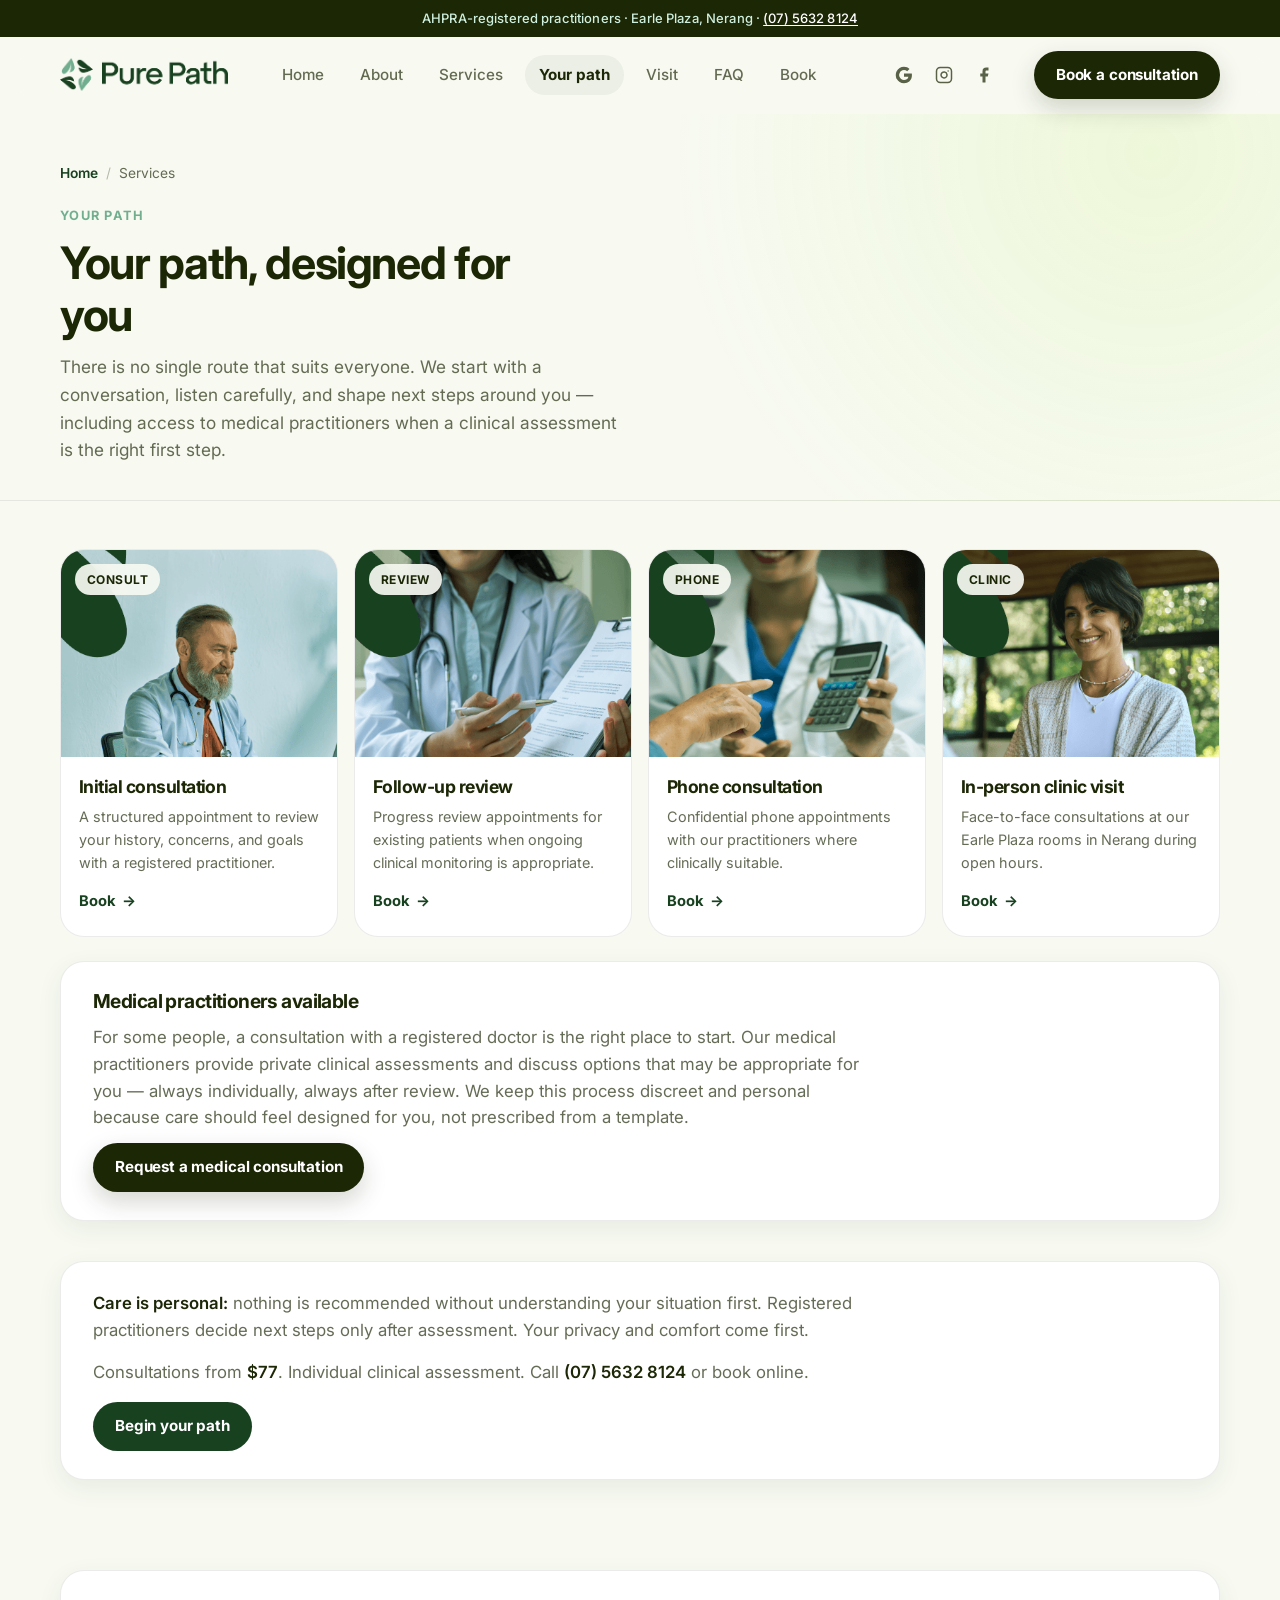
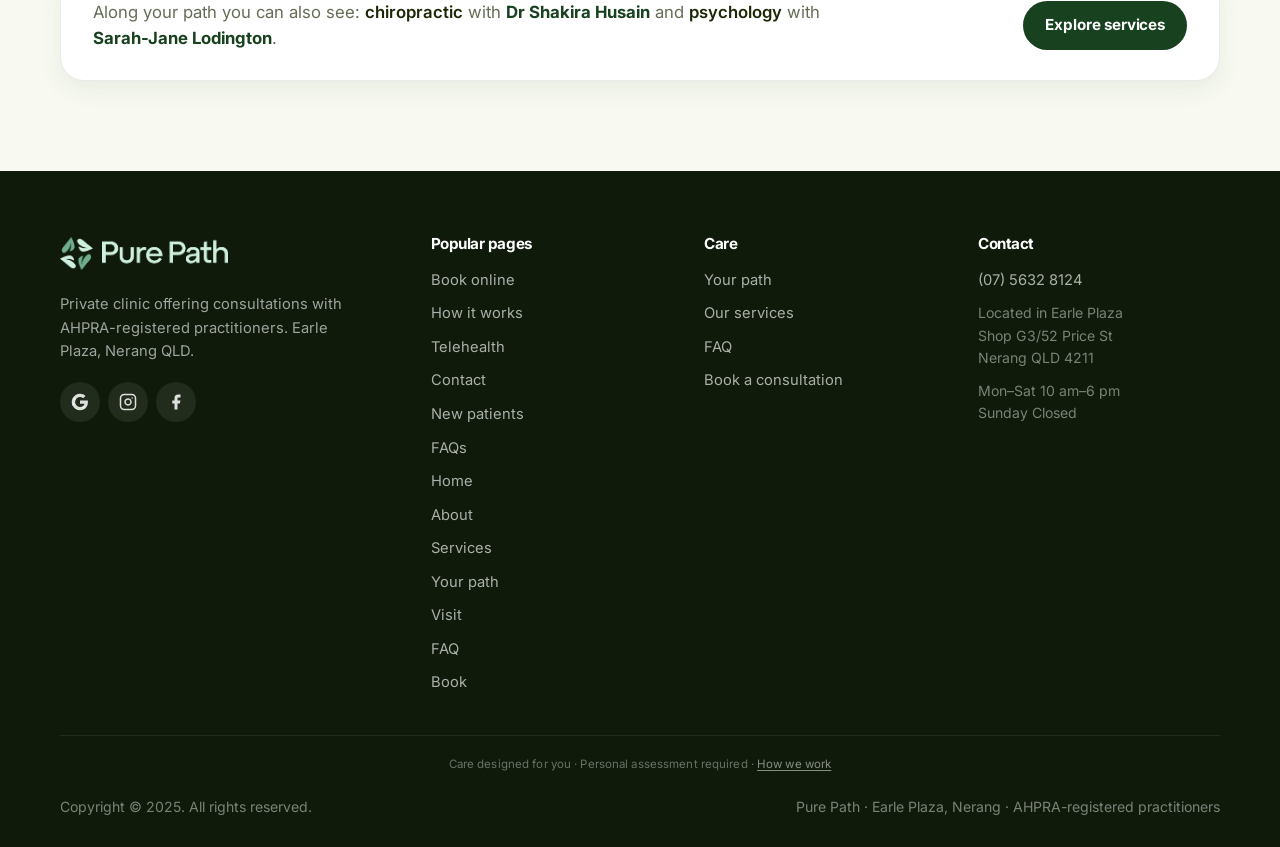
<file: your-path.html>
<!DOCTYPE html>
<html lang="en">
<head>
  <meta charset="utf-8">
  <meta name="viewport" content="width=device-width, initial-scale=1">
  <title>Your Path | Personalised Consultations Pure Path Nerang from $77</title>
  <meta name="description" content="Your path at Pure Path Nerang — personalised telehealth and clinic consultations from $77. Medical practitioners available after individual assessment.">
  <meta name="robots" content="index, follow">
  <link rel="canonical" href="https://leaflock420-weedman.github.io/purepath-clone/services.html">
  <meta property="og:type" content="website">
  <meta property="og:title" content="Services | Consultations &amp; Natural Care Pure Path">
  <meta property="og:description" content="Your path at Pure Path Nerang — care designed for you. From $77.">
  <meta property="og:image" content="assets/logo-dark-full.png">
  <link rel="icon" href="assets/favicon.png">
  <link rel="apple-touch-icon" href="assets/favicon.png">
  <link rel="preconnect" href="https://api.fontshare.com">
  <link rel="preconnect" href="https://fonts.googleapis.com">
  <link rel="preconnect" href="https://fonts.gstatic.com" crossorigin>
  <link href="https://api.fontshare.com/v2/css?f[]=satoshi@400,500,700,400i,500i,700i&display=swap" rel="stylesheet">
  <link href="https://fonts.googleapis.com/css2?family=Inter:wght@400;500;600;700&display=swap" rel="stylesheet">
  <link rel="stylesheet" href="styles.css">
</head>
<body>  <div class="top-bar" role="note">
    <span>AHPRA-registered practitioners · Earle Plaza, Nerang · <a href="tel:+61756328124">(07) 5632 8124</a></span>
  </div>
  <header class="site-header" id="top">
    <nav class="nav container" aria-label="Primary">
      <a href="index.html" class="logo" aria-label="Pure Path home">
        <img src="assets/logo-nav.png" alt="Pure Path" class="logo-img logo-img-dark" width="160" height="36">
      </a>
      <ul class="nav-links">
        <li><a href="index.html" data-nav>Home</a></li>
        <li><a href="about.html" data-nav>About</a></li>
        <li><a href="services.html" data-nav>Services</a></li>
        <li><a href="your-path.html" data-nav>Your path</a></li>
        <li><a href="visit.html" data-nav>Visit</a></li>
        <li><a href="faq.html" data-nav>FAQ</a></li>
        <li><a href="book.html" data-nav>Book</a></li>
      </ul>
      <div class="nav-social" aria-label="Social media">
        <a href="https://www.google.com/maps/search/?api=1&amp;query=Pure+Path+52+Price+St+Nerang+QLD+4211" target="_blank" rel="noopener noreferrer" aria-label="Google Maps" title="Google">
          <svg width="18" height="18" viewBox="0 0 24 24" fill="currentColor" aria-hidden="true"><path d="M22.56 12.25c0-.78-.07-1.53-.2-2.25H12v4.26h5.92c-.26 1.37-1.04 2.53-2.21 3.31v2.77h3.57c2.08-1.92 3.28-4.74 3.28-8.09z"/><path d="M12 23c2.97 0 5.46-.98 7.28-2.66l-3.57-2.77c-.98.66-2.23 1.06-3.71 1.06-2.86 0-5.29-1.93-6.16-4.53H2.18v2.84C3.99 20.53 7.7 23 12 23z"/><path d="M5.84 14.09c-.22-.66-.35-1.36-.35-2.09s.13-1.43.35-2.09V7.07H2.18C1.43 8.55 1 10.22 1 12s.43 3.45 1.18 4.93l2.85-2.22.81-.62z"/><path d="M12 5.38c1.62 0 3.06.56 4.21 1.64l3.15-3.15C17.45 2.09 14.97 1 12 1 7.7 1 3.99 3.47 2.18 7.07l3.66 2.84c.87-2.6 3.3-4.53 6.16-4.53z"/></svg>
        </a>
        <a href="https://www.instagram.com/purepath_au/" target="_blank" rel="noopener noreferrer" aria-label="Instagram" title="Instagram">
          <svg width="18" height="18" viewBox="0 0 24 24" fill="none" stroke="currentColor" stroke-width="2" stroke-linecap="round" stroke-linejoin="round" aria-hidden="true"><rect x="2" y="2" width="20" height="20" rx="5"/><path d="M16 11.37A4 4 0 1 1 12.63 8 4 4 0 0 1 16 11.37z"/><line x1="17.5" y1="6.5" x2="17.51" y2="6.5"/></svg>
        </a>
        <a href="https://www.facebook.com/purepath.au/" target="_blank" rel="noopener noreferrer" aria-label="Facebook" title="Facebook">
          <svg width="18" height="18" viewBox="0 0 24 24" fill="currentColor" aria-hidden="true"><path d="M18 2h-3a5 5 0 0 0-5 5v3H7v4h3v8h4v-8h3l1-4h-4V7a1 1 0 0 1 1-1h3z"/></svg>
        </a>
      </div>
      <a href="book.html" class="btn btn-primary nav-cta">Book a consultation</a>
      <button class="menu-toggle" type="button" aria-label="Open menu" aria-expanded="false" aria-controls="mobile-menu">
        <span></span><span></span><span></span>
      </button>
    </nav>
    <div class="mobile-menu" id="mobile-menu" hidden>
      <a href="index.html" data-nav>Home</a>
      <a href="about.html" data-nav>About</a>
      <a href="services.html" data-nav>Services</a>
      <a href="your-path.html" data-nav>Your path</a>
      <a href="visit.html" data-nav>Visit</a>
      <a href="faq.html" data-nav>FAQ</a>
      <a href="book.html" data-nav>Book</a>
      <div class="mobile-social">
        <a href="https://www.google.com/maps/search/?api=1&amp;query=Pure+Path+52+Price+St+Nerang+QLD+4211" target="_blank" rel="noopener noreferrer">Google</a>
        <a href="https://www.instagram.com/purepath_au/" target="_blank" rel="noopener noreferrer">Instagram</a>
        <a href="https://www.facebook.com/purepath.au/" target="_blank" rel="noopener noreferrer">Facebook</a>
        <a href="https://www.google.com/search?q=Pure+Path+Nerang+reviews" target="_blank" rel="noopener noreferrer">Google Reviews</a>
      </div>
      <a href="tel:+61756328124" class="btn btn-ghost">Call (07) 5632 8124</a>
      <a href="book.html" class="btn btn-primary">Book a consultation</a>
    </div>
  </header>

  <main>
    <section class="page-hero">
      <div class="container reveal">
        <nav class="breadcrumb" aria-label="Breadcrumb">
          <a href="index.html">Home</a><span aria-hidden="true">/</span><span>Services</span>
        </nav>
        <p class="eyebrow">Your path</p>
        <h1>Your path, designed for you</h1>
        <p class="lead">There is no single route that suits everyone. We start with a conversation, listen carefully, and shape next steps around you — including access to medical practitioners when a clinical assessment is the right first step.</p>
      </div>
    </section>

    <section class="services page-section" style="padding-top:48px;">
      <div class="container">
        <div class="service-grid">
          <article class="service-card reveal">
            <div class="service-media">
              <img src="assets/portrait2.png" alt="Clinical consultation discussion" width="390" height="465">
              <span class="service-tag">Consult</span>
            </div>
            <div class="service-body">
              <h2 style="font-size:1.1rem;">Initial consultation</h2>
              <p>A structured appointment to review your history, concerns, and goals with a registered practitioner.</p>
              <a href="book.html" class="text-link">Book <span aria-hidden="true">→</span></a>
            </div>
          </article>
          <article class="service-card reveal delay-1">
            <div class="service-media">
              <img src="assets/portrait3.png" alt="Follow-up clinical review" width="390" height="465">
              <span class="service-tag">Review</span>
            </div>
            <div class="service-body">
              <h2 style="font-size:1.1rem;">Follow-up review</h2>
              <p>Progress review appointments for existing patients when ongoing clinical monitoring is appropriate.</p>
              <a href="book.html" class="text-link">Book <span aria-hidden="true">→</span></a>
            </div>
          </article>
          <article class="service-card reveal delay-2">
            <div class="service-media">
              <img src="assets/portrait4.png" alt="Phone consultation option" width="390" height="465">
              <span class="service-tag">Phone</span>
            </div>
            <div class="service-body">
              <h2 style="font-size:1.1rem;">Phone consultation</h2>
              <p>Confidential phone appointments with our practitioners where clinically suitable.</p>
              <a href="book.html" class="text-link">Book <span aria-hidden="true">→</span></a>
            </div>
          </article>
          <article class="service-card reveal delay-3">
            <div class="service-media">
              <img src="assets/portrait5.png" alt="In-person clinic appointment" width="390" height="465">
              <span class="service-tag">Clinic</span>
            </div>
            <div class="service-body">
              <h2 style="font-size:1.1rem;">In-person clinic visit</h2>
              <p>Face-to-face consultations at our Earle Plaza rooms in Nerang during open hours.</p>
              <a href="book.html" class="text-link">Book <span aria-hidden="true">→</span></a>
            </div>
          </article>
        </div>

                <div class="intro-inner reveal" style="margin-top:24px; flex-direction:column; align-items:flex-start; gap:12px;">
          <h2 style="font-size:1.2rem;">Medical practitioners available</h2>
          <p class="section-sub">For some people, a consultation with a registered doctor is the right place to start. Our medical practitioners provide private clinical assessments and discuss options that may be appropriate for you — always individually, always after review. We keep this process discreet and personal because care should feel designed for you, not prescribed from a template.</p>
          <a href="book.html" class="btn btn-primary">Request a medical consultation</a>
        </div>
        <div class="intro-inner reveal" style="margin-top:40px; flex-direction:column; align-items:flex-start; gap:16px;">
          <p><strong>Care is personal:</strong> nothing is recommended without understanding your situation first. Registered practitioners decide next steps only after assessment. Your privacy and comfort come first.</p>

          <p>Consultations from <strong>$77</strong>. Individual clinical assessment. Call <a href="tel:+61756328124"><strong>(07) 5632 8124</strong></a> or book online.</p>
          <a href="book.html" class="btn btn-dark">Begin your path</a>
        </div>
      </div>
    </section>
    <section class="page-section" style="padding-top:0;">
      <div class="container">
        <div class="intro-inner reveal">
          <p>Along your path you can also see: <strong>chiropractic</strong> with <a href="chiropractor.html" style="color:var(--green-deep);font-weight:700;">Dr Shakira Husain</a> and <strong>psychology</strong> with <a href="psychologist.html" style="color:var(--green-deep);font-weight:700;">Sarah-Jane Lodington</a>.</p>
          <a href="services.html" class="btn btn-dark">Explore services</a>
        </div>
      </div>
    </section>
  </main>

  <footer class="site-footer">
    <div class="container footer-grid">
      <div class="footer-brand">
        <a href="index.html" class="logo light" aria-label="Pure Path home">
          <img src="assets/logo-footer.png" alt="Pure Path" class="logo-img logo-img-light" width="160" height="36">
        </a>
        <p>Private clinic offering consultations with AHPRA-registered practitioners. Earle Plaza, Nerang QLD.</p>
        <div class="footer-social" aria-label="Social media">
          <a href="https://www.google.com/maps/search/?api=1&amp;query=Pure+Path+52+Price+St+Nerang+QLD+4211" target="_blank" rel="noopener noreferrer" aria-label="Google Maps">
            <svg width="18" height="18" viewBox="0 0 24 24" fill="currentColor" aria-hidden="true"><path d="M22.56 12.25c0-.78-.07-1.53-.2-2.25H12v4.26h5.92c-.26 1.37-1.04 2.53-2.21 3.31v2.77h3.57c2.08-1.92 3.28-4.74 3.28-8.09z"/><path d="M12 23c2.97 0 5.46-.98 7.28-2.66l-3.57-2.77c-.98.66-2.23 1.06-3.71 1.06-2.86 0-5.29-1.93-6.16-4.53H2.18v2.84C3.99 20.53 7.7 23 12 23z"/><path d="M5.84 14.09c-.22-.66-.35-1.36-.35-2.09s.13-1.43.35-2.09V7.07H2.18C1.43 8.55 1 10.22 1 12s.43 3.45 1.18 4.93l2.85-2.22.81-.62z"/><path d="M12 5.38c1.62 0 3.06.56 4.21 1.64l3.15-3.15C17.45 2.09 14.97 1 12 1 7.7 1 3.99 3.47 2.18 7.07l3.66 2.84c.87-2.6 3.3-4.53 6.16-4.53z"/></svg>
          </a>
          <a href="https://www.instagram.com/purepath_au/" target="_blank" rel="noopener noreferrer" aria-label="Instagram">
            <svg width="18" height="18" viewBox="0 0 24 24" fill="none" stroke="currentColor" stroke-width="2" stroke-linecap="round" stroke-linejoin="round" aria-hidden="true"><rect x="2" y="2" width="20" height="20" rx="5"/><path d="M16 11.37A4 4 0 1 1 12.63 8 4 4 0 0 1 16 11.37z"/><line x1="17.5" y1="6.5" x2="17.51" y2="6.5"/></svg>
          </a>
          <a href="https://www.facebook.com/purepath.au/" target="_blank" rel="noopener noreferrer" aria-label="Facebook">
            <svg width="18" height="18" viewBox="0 0 24 24" fill="currentColor" aria-hidden="true"><path d="M18 2h-3a5 5 0 0 0-5 5v3H7v4h3v8h4v-8h3l1-4h-4V7a1 1 0 0 1 1-1h3z"/></svg>
          </a>
        </div>
      </div>
      <div class="footer-col">
        <h4>Popular pages</h4>
        <a href="book.html">Book online</a>
        <a href="how-it-works.html">How it works</a>
        <a href="telehealth.html">Telehealth</a>
        <a href="contact.html">Contact</a>
        <a href="new-patients.html">New patients</a>
        <a href="faq.html">FAQs</a>
        <span hidden></span>
        <a href="index.html">Home</a>
        <a href="about.html">About</a>
        <a href="services.html">Services</a>
        <a href="your-path.html">Your path</a>
        <a href="visit.html">Visit</a>
        <a href="faq.html">FAQ</a>
        <a href="book.html">Book</a>
      </div>
      <div class="footer-col">
        <h4>Care</h4>
        <a href="your-path.html">Your path</a>
        <a href="services.html">Our services</a>
        <a href="faq.html">FAQ</a>
        <a href="book.html">Book a consultation</a>
      </div>
      <div class="footer-col">
        <h4>Contact</h4>
        <a href="tel:+61756328124">(07) 5632 8124</a>
        <p class="muted">Located in Earle Plaza<br>Shop G3/52 Price St<br>Nerang QLD 4211</p>
        <p class="muted">Mon–Sat 10 am–6 pm<br>Sunday Closed</p>
      </div>
    </div>
        <p class="site-disclaimer">Care designed for you · Personal assessment required · <a href="disclaimer.html">How we work</a></p>
    <div class="container footer-bottom">
      <p>Copyright © 2025. All rights reserved.</p>
      <p class="muted">Pure Path · Earle Plaza, Nerang · AHPRA-registered practitioners</p>
    </div>
  </footer>
  <script src="app.js"></script>
</body>
</html>
</file>
<file: styles.css>
/* Pure Path — polished clone */
:root {
  --green-deep: #184120;
  --green-ink: #1c2706;
  --green-mid: #71ae8f;
  --green-lime: #90e300;
  --green-mint: #cff0df;
  --sage: #d5dec5;
  --cream: #f8faf2;
  --cream-2: #e9ebdf;
  --white: #ffffff;
  --ink: #161616;
  --muted: rgba(28, 39, 6, 0.68);
  --line: rgba(0, 0, 0, 0.08);
  --shadow: 0 20px 50px rgba(24, 65, 32, 0.12);
  --shadow-sm: 0 8px 24px rgba(24, 65, 32, 0.08);
  --radius: 20px;
  --radius-sm: 14px;
  --radius-pill: 999px;
  --font-display: "Satoshi", "Inter", system-ui, sans-serif;
  --font-body: "Inter", system-ui, sans-serif;
  --container: 1160px;
  --header-h: 76px;
  --ease: cubic-bezier(0.22, 1, 0.36, 1);
}

*,
*::before,
*::after {
  box-sizing: border-box;
}

html {
  scroll-behavior: smooth;
  scroll-padding-top: calc(var(--header-h) + 24px);
}

body {
  margin: 0;
  font-family: var(--font-body);
  font-size: 16px;
  line-height: 1.6;
  color: var(--green-ink);
  background: var(--cream);
  -webkit-font-smoothing: antialiased;
  text-rendering: optimizeLegibility;
}

img {
  max-width: 100%;
  display: block;
}

a {
  color: inherit;
  text-decoration: none;
}

button,
input,
select,
textarea {
  font: inherit;
  color: inherit;
}

h1, h2, h3, h4 {
  font-family: var(--font-display);
  line-height: 1.15;
  letter-spacing: -0.03em;
  margin: 0;
  font-weight: 700;
  color: var(--green-ink);
}

p {
  margin: 0;
}

.container {
  width: min(100% - 40px, var(--container));
  margin-inline: auto;
}

/* Top bar */
.top-bar {
  background: var(--green-ink);
  color: var(--green-mint);
  text-align: center;
  font-size: 13px;
  font-weight: 500;
  letter-spacing: 0.01em;
  padding: 8px 16px;
}

.top-bar a {
  color: var(--white);
  text-decoration: underline;
  text-underline-offset: 2px;
}

.top-bar a:hover {
  color: var(--green-lime);
}

/* Header */
.site-header {
  position: sticky;
  top: 0;
  z-index: 100;
  background: rgba(248, 250, 242, 0.86);
  backdrop-filter: blur(14px);
  border-bottom: 1px solid transparent;
  transition: border-color 0.25s var(--ease), box-shadow 0.25s var(--ease);
}

.site-header.scrolled {
  border-bottom-color: var(--line);
  box-shadow: 0 8px 30px rgba(24, 65, 32, 0.06);
}

.nav {
  min-height: var(--header-h);
  display: flex;
  align-items: center;
  gap: 28px;
}

.logo {
  display: inline-flex;
  align-items: center;
  gap: 10px;
  font-family: var(--font-display);
  font-weight: 700;
  font-size: 1.15rem;
  letter-spacing: -0.03em;
  color: var(--green-deep);
  flex-shrink: 0;
  line-height: 0;
}

/* Official Pure Path wordmark assets */
.logo-img {
  display: block;
  height: 34px;
  width: auto;
  max-width: min(168px, 42vw);
  object-fit: contain;
  object-position: left center;
}

.logo-img-light {
  height: 36px;
}

.logo-mark {
  width: 36px;
  height: 36px;
  object-fit: contain;
  border-radius: 8px;
}

.logo.light .logo-text {
  color: var(--white);
}

.logo-mark.invert {
  filter: none;
}

/* Brand mark used as decorative icon (no invert needed with light asset) */
.brand-mark {
  width: 48px;
  height: 48px;
  object-fit: contain;
}

.nav-links {
  list-style: none;
  display: flex;
  gap: 8px;
  margin: 0 auto 0 12px;
  padding: 0;
}

.nav-links a {
  display: block;
  padding: 8px 14px;
  border-radius: var(--radius-pill);
  font-size: 0.95rem;
  font-weight: 500;
  color: var(--muted);
  transition: color 0.2s, background 0.2s;
}

.nav-links a:hover,
.nav-links a:focus-visible,
.nav-links a.is-active {
  color: var(--green-ink);
  background: rgba(24, 65, 32, 0.06);
}

.nav-links a.is-active {
  font-weight: 700;
}

/* Inner page hero */
.page-hero {
  padding: 48px 0 36px;
  background:
    radial-gradient(circle at 90% 10%, rgba(144, 227, 0, 0.1), transparent 40%),
    var(--cream);
  border-bottom: 1px solid var(--line);
}

.page-hero h1 {
  font-size: clamp(2rem, 4vw, 2.8rem);
  margin-bottom: 12px;
  max-width: 18ch;
}

.page-hero .lead {
  margin-bottom: 0;
  max-width: 52ch;
}

.page-section {
  padding: 64px 0 90px;
}

.breadcrumb {
  display: flex;
  flex-wrap: wrap;
  gap: 8px;
  font-size: 0.86rem;
  color: var(--muted);
  margin-bottom: 18px;
}

.breadcrumb a {
  color: var(--green-deep);
  font-weight: 600;
}

.breadcrumb span[aria-hidden="true"] {
  opacity: 0.45;
}

.nav-social {
  display: flex;
  align-items: center;
  gap: 4px;
  margin-left: auto;
}

.nav-social a {
  display: grid;
  place-items: center;
  width: 36px;
  height: 36px;
  border-radius: 50%;
  color: var(--green-ink);
  opacity: 0.72;
  transition: opacity 0.2s, background 0.2s, color 0.2s;
}

.nav-social a:hover,
.nav-social a:focus-visible {
  opacity: 1;
  background: rgba(24, 65, 32, 0.08);
  color: var(--green-deep);
}

.nav-cta {
  margin-left: 4px;
}

.menu-toggle {
  display: none;
  margin-left: auto;
  width: 44px;
  height: 44px;
  border: 0;
  background: transparent;
  padding: 10px;
  cursor: pointer;
  flex-direction: column;
  justify-content: center;
  gap: 6px;
}

.menu-toggle span {
  display: block;
  height: 2px;
  width: 100%;
  background: var(--green-ink);
  border-radius: 2px;
  transition: transform 0.25s var(--ease), opacity 0.2s;
}

.menu-toggle[aria-expanded="true"] span:nth-child(1) {
  transform: translateY(8px) rotate(45deg);
}
.menu-toggle[aria-expanded="true"] span:nth-child(2) {
  opacity: 0;
}
.menu-toggle[aria-expanded="true"] span:nth-child(3) {
  transform: translateY(-8px) rotate(-45deg);
}

.mobile-menu {
  display: none;
  flex-direction: column;
  gap: 8px;
  padding: 8px 20px 24px;
  border-top: 1px solid var(--line);
  background: var(--cream);
}

.mobile-menu a {
  padding: 12px 14px;
  border-radius: 12px;
  font-weight: 500;
}

.mobile-menu a:not(.btn):hover {
  background: rgba(24, 65, 32, 0.06);
}

.mobile-menu .btn {
  margin-top: 8px;
  text-align: center;
}

.mobile-social {
  display: flex;
  flex-wrap: wrap;
  gap: 8px;
  padding: 8px 0 4px;
}

.mobile-social a {
  padding: 8px 14px !important;
  border-radius: var(--radius-pill) !important;
  background: rgba(24, 65, 32, 0.06);
  font-size: 0.88rem;
  font-weight: 600;
}

.btn-sm {
  padding: 10px 18px;
  font-size: 0.88rem;
  margin-top: 14px;
}

/* Buttons */
.btn {
  display: inline-flex;
  align-items: center;
  justify-content: center;
  gap: 8px;
  border: 0;
  border-radius: var(--radius-pill);
  font-family: var(--font-display);
  font-weight: 700;
  font-size: 0.95rem;
  letter-spacing: -0.01em;
  padding: 12px 22px;
  cursor: pointer;
  transition: transform 0.2s var(--ease), box-shadow 0.2s var(--ease), background 0.2s, color 0.2s;
  white-space: nowrap;
}

.btn:hover {
  transform: translateY(-1px);
}

.btn:active {
  transform: translateY(0);
}

.btn-primary {
  background: var(--green-ink);
  color: var(--white);
  box-shadow: 0 10px 24px rgba(28, 39, 6, 0.18);
}

.btn-primary:hover {
  background: #24320a;
  box-shadow: 0 14px 28px rgba(28, 39, 6, 0.22);
}

.btn-ghost {
  background: transparent;
  color: var(--green-ink);
  border: 1.5px solid rgba(28, 39, 6, 0.18);
}

.btn-ghost:hover {
  border-color: var(--green-ink);
  background: rgba(28, 39, 6, 0.04);
}

.btn-dark {
  background: var(--green-deep);
  color: var(--white);
}

.btn-lg {
  padding: 15px 26px;
  font-size: 1rem;
}

.btn-block {
  width: 100%;
}

/* Hero */
.hero {
  padding: 48px 0 72px;
  overflow: hidden;
  position: relative;
}

.hero::before {
  content: "";
  position: absolute;
  inset: -20% 40% auto -10%;
  height: 70%;
  background: radial-gradient(circle, rgba(144, 227, 0, 0.12), transparent 65%);
  pointer-events: none;
}

.hero-grid {
  display: grid;
  grid-template-columns: 1.05fr 0.95fr;
  gap: 48px;
  align-items: center;
  position: relative;
}

.pill-row {
  display: flex;
  flex-wrap: wrap;
  gap: 8px;
  margin-bottom: 22px;
}

.pill {
  display: inline-flex;
  align-items: center;
  gap: 8px;
  background: var(--white);
  border: 1px solid var(--line);
  border-radius: var(--radius-pill);
  padding: 8px 14px;
  font-size: 0.86rem;
  font-weight: 600;
  color: var(--green-ink);
  box-shadow: var(--shadow-sm);
}

.pill-accent {
  background: var(--green-ink);
  color: var(--white);
  border-color: transparent;
}

.dot {
  width: 8px;
  height: 8px;
  border-radius: 50%;
  background: var(--green-mid);
}

.dot.lime {
  background: var(--green-lime);
  box-shadow: 0 0 0 3px rgba(144, 227, 0, 0.25);
}

.hero h1 {
  font-size: clamp(2.4rem, 5vw, 3.75rem);
  margin-bottom: 18px;
  max-width: 14ch;
}

.hero h1 em {
  font-style: italic;
  font-weight: 500;
  color: var(--green-deep);
}

.lead {
  font-size: 1.08rem;
  color: var(--muted);
  max-width: 42ch;
  margin-bottom: 28px;
}

.lead.light {
  color: rgba(255, 255, 255, 0.78);
}

.hero-actions {
  display: flex;
  flex-wrap: wrap;
  gap: 12px;
  margin-bottom: 32px;
}

.trust-row {
  display: flex;
  align-items: center;
  gap: 14px;
}

.trust-avatars {
  display: flex;
}

.trust-avatars img {
  width: 38px;
  height: 38px;
  border-radius: 50%;
  object-fit: cover;
  border: 2px solid var(--cream);
  margin-left: -10px;
  background: var(--sage);
}

.trust-avatars img:first-child {
  margin-left: 0;
}

.trust-row p {
  font-size: 0.88rem;
  color: var(--muted);
  max-width: 24ch;
}

.hero-visual {
  position: relative;
}

.hero-frame {
  position: relative;
  border-radius: 28px;
  overflow: hidden;
  background: var(--sage);
  box-shadow: var(--shadow);
  aspect-ratio: 4 / 5;
}

.hero-main-img {
  width: 100%;
  height: 100%;
  object-fit: cover;
}

.float-card {
  position: absolute;
  right: 18px;
  bottom: 18px;
  left: 18px;
  max-width: 320px;
  margin-left: auto;
}

.price-card {
  background: rgba(248, 250, 242, 0.94);
  backdrop-filter: blur(12px);
  border: 1px solid rgba(255, 255, 255, 0.55);
  border-radius: 22px;
  padding: 20px 22px;
  box-shadow: 0 16px 40px rgba(24, 65, 32, 0.18);
}

.price-label {
  font-size: 0.8rem;
  font-weight: 600;
  color: var(--muted);
  text-transform: uppercase;
  letter-spacing: 0.06em;
}

.price-value {
  font-family: var(--font-display);
  font-size: 2.8rem;
  font-weight: 700;
  letter-spacing: -0.04em;
  line-height: 1;
  color: var(--green-ink);
  margin: 4px 0 10px;
}

.price-card > p {
  font-size: 0.9rem;
  color: var(--muted);
  margin-bottom: 14px;
}

.check-list {
  list-style: none;
  margin: 0;
  padding: 0;
  display: grid;
  gap: 8px;
}

.check-list li {
  position: relative;
  padding-left: 26px;
  font-size: 0.9rem;
  font-weight: 500;
}

.check-list li::before {
  content: "";
  position: absolute;
  left: 0;
  top: 0.2em;
  width: 16px;
  height: 16px;
  background: url("assets/check.svg") center / contain no-repeat;
}

.check-list.light li {
  color: rgba(255, 255, 255, 0.9);
}

.check-list.light li::before {
  filter: invert(1) brightness(1.2);
}

/* Intro strip */
.intro-strip {
  padding: 0 0 40px;
}

.intro-inner {
  display: flex;
  align-items: center;
  justify-content: space-between;
  gap: 28px;
  background: var(--white);
  border: 1px solid var(--line);
  border-radius: 24px;
  padding: 28px 32px;
  box-shadow: var(--shadow-sm);
}

.intro-inner p {
  font-size: 1.05rem;
  color: var(--muted);
  max-width: 70ch;
}

.intro-inner strong {
  color: var(--green-ink);
  font-weight: 600;
}

/* About */
.about {
  padding: 80px 0;
}

.about-grid {
  display: grid;
  grid-template-columns: 0.9fr 1.1fr;
  gap: 40px;
  align-items: start;
}

.eyebrow {
  display: inline-block;
  font-size: 0.8rem;
  font-weight: 700;
  letter-spacing: 0.1em;
  text-transform: uppercase;
  color: var(--green-mid);
  margin-bottom: 12px;
}

.eyebrow.light {
  color: var(--green-lime);
}

.about-copy h2 {
  font-size: clamp(1.7rem, 3vw, 2.25rem);
  max-width: 22ch;
}

.value-cards {
  display: grid;
  gap: 14px;
}

.value-card {
  display: grid;
  grid-template-columns: auto 1fr;
  grid-template-rows: auto auto;
  column-gap: 16px;
  row-gap: 4px;
  background: var(--white);
  border: 1px solid var(--line);
  border-radius: var(--radius);
  padding: 20px 22px;
  transition: transform 0.25s var(--ease), box-shadow 0.25s var(--ease);
}

.value-card:hover {
  transform: translateY(-2px);
  box-shadow: var(--shadow-sm);
}

.value-icon {
  grid-row: span 2;
  width: 52px;
  height: 52px;
  border-radius: 16px;
  background: var(--cream-2);
  color: var(--green-deep);
  display: grid;
  place-items: center;
}

.value-card h3 {
  font-size: 1.1rem;
  align-self: end;
}

.value-card p {
  font-size: 0.92rem;
  color: var(--muted);
}

/* How it works */
.how {
  padding: 40px 0 90px;
}

.section-head {
  max-width: 640px;
  margin-bottom: 40px;
}

.section-head h2 {
  font-size: clamp(1.8rem, 3.2vw, 2.5rem);
  margin-bottom: 12px;
}

.section-sub {
  color: var(--muted);
  font-size: 1.05rem;
}

.section-head.light h2 {
  color: var(--white);
}

.steps {
  display: grid;
  grid-template-columns: repeat(3, 1fr);
  gap: 18px;
}

.step {
  position: relative;
  background: var(--white);
  border: 1px solid var(--line);
  border-radius: 24px;
  padding: 28px 24px 30px;
  overflow: hidden;
  transition: transform 0.25s var(--ease), box-shadow 0.25s var(--ease);
}

.step:hover {
  transform: translateY(-4px);
  box-shadow: var(--shadow);
}

.step-num {
  position: absolute;
  top: 18px;
  right: 20px;
  font-family: var(--font-display);
  font-weight: 700;
  font-size: 0.85rem;
  color: var(--sage);
  letter-spacing: 0.08em;
}

.step-icon {
  width: 64px;
  height: 64px;
  border-radius: 50%;
  background: var(--green-ink);
  display: grid;
  place-items: center;
  margin-bottom: 20px;
  box-shadow: 0 10px 24px rgba(28, 39, 6, 0.18);
}

.step h3 {
  font-size: 1.2rem;
  margin-bottom: 8px;
}

.step p {
  color: var(--muted);
  font-size: 0.95rem;
}

/* Why choose us */
.why {
  background: var(--green-ink);
  color: var(--white);
  padding: 90px 0;
  position: relative;
  overflow: hidden;
}

.why::before {
  content: "";
  position: absolute;
  width: 420px;
  height: 420px;
  right: -80px;
  top: -80px;
  background: radial-gradient(circle, rgba(144, 227, 0, 0.12), transparent 70%);
  pointer-events: none;
}

.why .section-head {
  margin-bottom: 36px;
}

.why-grid {
  display: grid;
  grid-template-columns: repeat(2, 1fr);
  gap: 16px;
}

.why-card {
  background: rgba(255, 255, 255, 0.05);
  border: 1px solid rgba(255, 255, 255, 0.08);
  border-radius: 22px;
  padding: 28px;
  transition: background 0.25s, transform 0.25s var(--ease);
}

.why-card:hover {
  background: rgba(255, 255, 255, 0.08);
  transform: translateY(-2px);
}

.why-icon {
  width: 56px;
  height: 56px;
  border-radius: 16px;
  background: rgba(255, 255, 255, 0.08);
  display: grid;
  place-items: center;
  margin-bottom: 18px;
}

.why-card h3 {
  color: var(--white);
  font-size: 1.2rem;
  margin-bottom: 10px;
}

.why-card p {
  color: rgba(255, 255, 255, 0.72);
  font-size: 0.95rem;
}

/* Services */
.services {
  padding: 90px 0;
}

.service-grid {
  display: grid;
  grid-template-columns: repeat(4, 1fr);
  gap: 16px;
}

.service-card {
  background: var(--white);
  border: 1px solid var(--line);
  border-radius: 24px;
  overflow: hidden;
  display: flex;
  flex-direction: column;
  transition: transform 0.25s var(--ease), box-shadow 0.25s var(--ease);
}

.service-card:hover {
  transform: translateY(-4px);
  box-shadow: var(--shadow);
}

.service-media {
  position: relative;
  aspect-ratio: 4 / 3;
  overflow: hidden;
  background: var(--sage);
}

.service-media img {
  width: 100%;
  height: 100%;
  object-fit: cover;
  object-position: center 20%;
  transition: transform 0.5s var(--ease);
}

.service-card:hover .service-media img {
  transform: scale(1.04);
}

.service-tag {
  position: absolute;
  top: 14px;
  left: 14px;
  background: rgba(248, 250, 242, 0.92);
  backdrop-filter: blur(8px);
  border-radius: var(--radius-pill);
  padding: 6px 12px;
  font-size: 0.75rem;
  font-weight: 700;
  letter-spacing: 0.04em;
  text-transform: uppercase;
  color: var(--green-ink);
}

.service-body {
  padding: 20px 18px 22px;
  display: flex;
  flex-direction: column;
  flex: 1;
  gap: 8px;
}

.service-body h3 {
  font-size: 1.1rem;
}

.service-body p {
  color: var(--muted);
  font-size: 0.9rem;
  flex: 1;
}

.text-link {
  font-weight: 700;
  font-size: 0.92rem;
  color: var(--green-deep);
  margin-top: 8px;
  display: inline-flex;
  align-items: center;
  gap: 6px;
  transition: gap 0.2s var(--ease);
}

.text-link:hover {
  gap: 10px;
}

/* Care band */
.care-band {
  padding: 20px 0 90px;
}

.care-inner {
  display: grid;
  grid-template-columns: 1fr 1fr;
  gap: 36px;
  align-items: center;
  background: var(--white);
  border: 1px solid var(--line);
  border-radius: 32px;
  padding: 20px;
  box-shadow: var(--shadow-sm);
}

.care-visual {
  border-radius: 24px;
  overflow: hidden;
  min-height: 360px;
  background: var(--green-deep);
  display: grid;
  place-items: center;
  padding: 40px;
}

.care-visual img {
  width: min(100%, 420px);
  height: auto;
  min-height: 0;
  object-fit: contain;
}

.care-copy {
  padding: 20px 28px 20px 8px;
}

.stat-pills {
  display: flex;
  flex-wrap: wrap;
  gap: 8px;
  margin-bottom: 22px;
}

.stat-pills span {
  background: var(--cream);
  border: 1px solid var(--line);
  border-radius: var(--radius-pill);
  padding: 8px 12px;
  font-size: 0.84rem;
  font-weight: 600;
}

.care-copy h2 {
  font-size: clamp(1.5rem, 2.5vw, 2rem);
  margin-bottom: 14px;
  max-width: 22ch;
}

.care-copy > p {
  color: var(--muted);
  margin-bottom: 24px;
  max-width: 48ch;
}

/* FAQ */
.faq {
  padding: 40px 0 90px;
}

.faq-grid {
  display: grid;
  grid-template-columns: 0.85fr 1.15fr;
  gap: 48px;
  align-items: start;
}

.faq-list {
  display: grid;
  gap: 12px;
}

.faq-item {
  background: var(--white);
  border: 1px solid var(--line);
  border-radius: var(--radius);
  overflow: hidden;
  transition: box-shadow 0.2s;
}

.faq-item[open] {
  box-shadow: var(--shadow-sm);
  border-color: rgba(24, 65, 32, 0.12);
}

.faq-item summary {
  list-style: none;
  cursor: pointer;
  padding: 20px 56px 20px 22px;
  font-family: var(--font-display);
  font-weight: 700;
  font-size: 1.05rem;
  letter-spacing: -0.02em;
  position: relative;
  color: var(--green-ink);
}

.faq-item summary::-webkit-details-marker {
  display: none;
}

.faq-item summary::after {
  content: "";
  position: absolute;
  right: 18px;
  top: 50%;
  width: 28px;
  height: 28px;
  border-radius: 50%;
  background: var(--green-ink) url("data:image/svg+xml,%3Csvg xmlns='http://www.w3.org/2000/svg' width='14' height='14' viewBox='0 0 24 24' fill='none' stroke='%23fff' stroke-width='2.5' stroke-linecap='round'%3E%3Cpath d='M12 5v14M5 12h14'/%3E%3C/svg%3E") center / 14px no-repeat;
  transform: translateY(-50%);
  transition: transform 0.25s var(--ease), background 0.2s;
}

.faq-item[open] summary::after {
  transform: translateY(-50%) rotate(45deg);
  background-color: var(--green-mid);
}

.faq-item p {
  padding: 0 22px 22px;
  color: var(--muted);
  max-width: 60ch;
}

/* Visit / location */
.visit {
  padding: 40px 0 90px;
}

.visit-grid {
  display: grid;
  grid-template-columns: repeat(3, 1fr);
  gap: 16px;
  margin-bottom: 28px;
}

.visit-card {
  background: var(--white);
  border: 1px solid var(--line);
  border-radius: 24px;
  padding: 28px 24px;
  box-shadow: var(--shadow-sm);
  transition: transform 0.25s var(--ease), box-shadow 0.25s var(--ease);
}

.visit-card:hover {
  transform: translateY(-3px);
  box-shadow: var(--shadow);
}

.visit-icon {
  width: 52px;
  height: 52px;
  border-radius: 16px;
  background: var(--green-ink);
  color: var(--white);
  display: grid;
  place-items: center;
  margin-bottom: 18px;
}

.visit-card h3 {
  font-size: 1.2rem;
  margin-bottom: 6px;
}

.visit-label {
  font-size: 0.88rem;
  font-weight: 600;
  color: var(--green-mid);
  margin-bottom: 8px;
}

.visit-card > p {
  color: var(--muted);
  font-size: 0.95rem;
  line-height: 1.55;
}

.phone-link {
  font-family: var(--font-display);
  font-size: 1.45rem;
  font-weight: 700;
  letter-spacing: -0.02em;
  color: var(--green-ink) !important;
  display: inline-block;
  margin: 4px 0 8px;
  transition: color 0.2s;
}

.phone-link:hover {
  color: var(--green-deep) !important;
}

.muted-ink {
  color: var(--muted) !important;
  font-size: 0.9rem !important;
}

.travel-chips {
  display: flex;
  flex-wrap: wrap;
  gap: 8px;
  margin: 14px 0 4px;
}

.travel-chips span {
  background: var(--cream);
  border: 1px solid var(--line);
  border-radius: var(--radius-pill);
  padding: 6px 12px;
  font-size: 0.82rem;
  font-weight: 600;
  color: var(--green-ink);
}

.hours-list {
  list-style: none;
  margin: 12px 0 0;
  padding: 0;
  display: grid;
  gap: 8px;
}

.hours-list li {
  display: flex;
  justify-content: space-between;
  gap: 12px;
  font-size: 0.9rem;
  padding-bottom: 8px;
  border-bottom: 1px solid var(--line);
}

.hours-list li:last-child {
  border-bottom: 0;
  padding-bottom: 0;
}

.hours-list li span:first-child {
  font-weight: 600;
  color: var(--green-ink);
}

.hours-list li span:last-child {
  color: var(--muted);
  font-variant-numeric: tabular-nums;
}

.hours-list li.closed span:last-child {
  color: #a14b3a;
  font-weight: 600;
}

.visit-social {
  display: flex;
  flex-wrap: wrap;
  align-items: center;
  justify-content: space-between;
  gap: 16px;
  background: var(--white);
  border: 1px solid var(--line);
  border-radius: 20px;
  padding: 18px 24px;
}

.visit-social > p {
  font-family: var(--font-display);
  font-weight: 700;
  font-size: 1rem;
  letter-spacing: -0.02em;
}

.social-row {
  display: flex;
  flex-wrap: wrap;
  gap: 10px;
}

.social-btn {
  display: inline-flex;
  align-items: center;
  gap: 10px;
  padding: 10px 16px;
  border-radius: var(--radius-pill);
  background: var(--cream);
  border: 1px solid var(--line);
  font-weight: 600;
  font-size: 0.9rem;
  color: var(--green-ink);
  transition: background 0.2s, transform 0.2s var(--ease), border-color 0.2s;
}

.social-btn:hover {
  background: var(--green-ink);
  border-color: var(--green-ink);
  color: var(--white);
  transform: translateY(-1px);
}

.footer-social {
  display: flex;
  gap: 8px;
  margin-top: 18px;
}

.footer-social a {
  display: grid;
  place-items: center;
  width: 40px;
  height: 40px;
  border-radius: 50%;
  background: rgba(255, 255, 255, 0.08);
  color: rgba(255, 255, 255, 0.85);
  transition: background 0.2s, color 0.2s;
}

.footer-social a:hover {
  background: rgba(255, 255, 255, 0.16);
  color: var(--green-mint);
}

.book-copy a {
  color: var(--green-lime);
}

.book-form .form-note a {
  color: var(--green-deep);
  font-weight: 600;
  text-decoration: underline;
  text-underline-offset: 2px;
}

.faq-item p a {
  color: var(--green-deep);
  font-weight: 600;
  text-decoration: underline;
  text-underline-offset: 2px;
}

/* Booking */
.book {
  background:
    radial-gradient(circle at 80% 20%, rgba(144, 227, 0, 0.14), transparent 40%),
    linear-gradient(160deg, #16351b 0%, #1c2706 55%, #122016 100%);
  color: var(--white);
  padding: 90px 0;
}

.book-grid {
  display: grid;
  grid-template-columns: 1fr 1fr;
  gap: 48px;
  align-items: center;
}

.book-copy h2 {
  color: var(--white);
  font-size: clamp(2rem, 3.5vw, 2.8rem);
  margin-bottom: 14px;
  max-width: 16ch;
}

.book-copy .check-list {
  margin-top: 28px;
}

.book-form {
  background: var(--white);
  color: var(--green-ink);
  border-radius: 28px;
  padding: 32px 28px;
  box-shadow: 0 30px 60px rgba(0, 0, 0, 0.25);
}

.book-form h3 {
  font-size: 1.35rem;
  margin-bottom: 4px;
}

.form-note {
  color: var(--muted);
  font-size: 0.92rem;
  margin-bottom: 22px;
}

.book-form label {
  display: grid;
  gap: 6px;
  margin-bottom: 14px;
  font-size: 0.88rem;
  font-weight: 600;
}

.book-form label span em {
  font-style: normal;
  font-weight: 400;
  color: var(--muted);
}

.field-row {
  display: grid;
  grid-template-columns: 1fr 1fr;
  gap: 12px;
}

.book-form input,
.book-form select,
.book-form textarea {
  width: 100%;
  border: 1.5px solid rgba(28, 39, 6, 0.12);
  border-radius: 12px;
  padding: 12px 14px;
  background: var(--cream);
  font-weight: 400;
  transition: border-color 0.2s, box-shadow 0.2s, background 0.2s;
}

.book-form input:focus,
.book-form select:focus,
.book-form textarea:focus {
  outline: none;
  border-color: var(--green-mid);
  background: var(--white);
  box-shadow: 0 0 0 4px rgba(113, 174, 143, 0.18);
}

.book-form .checkbox {
  display: flex;
  align-items: flex-start;
  gap: 10px;
  font-weight: 400;
  font-size: 0.86rem;
  color: var(--muted);
  margin: 8px 0 18px;
}

.book-form .checkbox input {
  width: 18px;
  height: 18px;
  margin-top: 2px;
  flex-shrink: 0;
  accent-color: var(--green-ink);
}

.form-success {
  margin-top: 16px;
  padding: 14px 16px;
  border-radius: 12px;
  background: var(--green-mint);
  color: var(--green-deep);
  font-weight: 600;
  font-size: 0.92rem;
}

/* Footer */
.site-footer {
  background: #0f1a0a;
  color: rgba(255, 255, 255, 0.78);
  padding: 64px 0 28px;
}

.footer-grid {
  display: grid;
  grid-template-columns: 1.4fr 1fr 1fr 1fr;
  gap: 32px;
  padding-bottom: 40px;
  border-bottom: 1px solid rgba(255, 255, 255, 0.08);
}

.footer-brand p {
  margin-top: 14px;
  max-width: 32ch;
  font-size: 0.92rem;
  color: rgba(255, 255, 255, 0.6);
}

.footer-col {
  display: flex;
  flex-direction: column;
  gap: 10px;
}

.footer-col h4 {
  color: var(--white);
  font-size: 0.95rem;
  margin-bottom: 6px;
}

.footer-col a {
  color: rgba(255, 255, 255, 0.65);
  font-size: 0.92rem;
  transition: color 0.2s;
}

.footer-col a:hover {
  color: var(--green-mint);
}

.muted {
  color: rgba(255, 255, 255, 0.45);
  font-size: 0.88rem;
}

.footer-bottom {
  display: flex;
  justify-content: space-between;
  gap: 16px;
  flex-wrap: wrap;
  padding-top: 24px;
  font-size: 0.88rem;
  color: rgba(255, 255, 255, 0.45);
}

/* Practitioner / team pages */
.team-grid {
  display: grid;
  grid-template-columns: repeat(2, 1fr);
  gap: 24px;
}

.team-card {
  background: var(--white);
  border: 1px solid var(--line);
  border-radius: 28px;
  overflow: hidden;
  box-shadow: var(--shadow-sm);
  transition: transform 0.25s var(--ease), box-shadow 0.25s var(--ease);
  display: flex;
  flex-direction: column;
}

.team-card:hover {
  transform: translateY(-4px);
  box-shadow: var(--shadow);
}

.team-card-media {
  aspect-ratio: 4 / 3;
  overflow: hidden;
  background: var(--sage);
  position: relative;
}

.team-card-media img {
  width: 100%;
  height: 100%;
  object-fit: cover;
  object-position: center top;
  transition: transform 0.5s var(--ease);
}

.team-card:hover .team-card-media img {
  transform: scale(1.04);
}

.team-card-body {
  padding: 28px 26px 30px;
  display: flex;
  flex-direction: column;
  flex: 1;
  gap: 10px;
}

.team-role {
  display: inline-flex;
  align-self: flex-start;
  font-size: 0.75rem;
  font-weight: 700;
  letter-spacing: 0.08em;
  text-transform: uppercase;
  color: var(--green-deep);
  background: var(--cream-2);
  border-radius: var(--radius-pill);
  padding: 6px 12px;
}

.team-card h2 {
  font-size: 1.45rem;
}

.team-card p {
  color: var(--muted);
  font-size: 0.95rem;
  flex: 1;
}

.profile-hero {
  padding: 48px 0 0;
}

.profile-layout {
  display: grid;
  grid-template-columns: 0.9fr 1.1fr;
  gap: 40px;
  align-items: start;
  padding-bottom: 48px;
}

.profile-photo-wrap {
  position: sticky;
  top: 100px;
}

.profile-photo {
  border-radius: 28px;
  overflow: hidden;
  box-shadow: var(--shadow);
  background: var(--sage);
  aspect-ratio: 4 / 5;
}

.profile-photo img {
  width: 100%;
  height: 100%;
  object-fit: cover;
  object-position: center top;
}

.profile-badge-row {
  display: flex;
  flex-wrap: wrap;
  gap: 8px;
  margin: 18px 0 8px;
}

.profile-badge {
  font-size: 0.8rem;
  font-weight: 600;
  background: var(--white);
  border: 1px solid var(--line);
  border-radius: var(--radius-pill);
  padding: 8px 14px;
  color: var(--green-ink);
}

.profile-meta {
  margin-top: 22px;
  background: var(--white);
  border: 1px solid var(--line);
  border-radius: 20px;
  padding: 20px;
  display: grid;
  gap: 14px;
}

.profile-meta-item {
  display: grid;
  gap: 2px;
}

.profile-meta-item strong {
  font-size: 0.78rem;
  text-transform: uppercase;
  letter-spacing: 0.06em;
  color: var(--green-mid);
}

.profile-meta-item span,
.profile-meta-item a {
  font-weight: 600;
  color: var(--green-ink);
  font-size: 0.95rem;
}

.profile-meta-item a:hover {
  color: var(--green-deep);
  text-decoration: underline;
}

.profile-content h1 {
  font-size: clamp(2rem, 4vw, 2.75rem);
  margin-bottom: 8px;
}

.profile-content .lead {
  margin-bottom: 22px;
}

.profile-content .prose {
  display: grid;
  gap: 16px;
  color: var(--muted);
  font-size: 1.02rem;
  line-height: 1.7;
  margin-bottom: 28px;
}

.profile-content .prose strong {
  color: var(--green-ink);
  font-weight: 600;
}

.service-chips {
  display: flex;
  flex-wrap: wrap;
  gap: 10px;
  margin: 8px 0 28px;
}

.service-chips span {
  background: var(--white);
  border: 1px solid var(--line);
  border-radius: var(--radius-pill);
  padding: 10px 16px;
  font-size: 0.88rem;
  font-weight: 600;
  color: var(--green-ink);
}

.approach-grid {
  display: grid;
  grid-template-columns: 1fr 1fr;
  gap: 14px;
  margin: 20px 0 32px;
}

.approach-card {
  background: var(--white);
  border: 1px solid var(--line);
  border-radius: 18px;
  padding: 20px;
}

.approach-card h3 {
  font-size: 1rem;
  margin-bottom: 6px;
}

.approach-card p {
  font-size: 0.9rem;
  color: var(--muted);
}

.profile-cta {
  background: var(--green-ink);
  color: var(--white);
  border-radius: 24px;
  padding: 28px 26px;
  display: grid;
  gap: 14px;
}

.profile-cta h2 {
  color: var(--white);
  font-size: 1.35rem;
}

.profile-cta p {
  color: rgba(255, 255, 255, 0.72);
  font-size: 0.95rem;
}

.profile-cta .hero-actions {
  margin: 0;
}

.profile-cta .btn-ghost {
  color: var(--white);
  border-color: rgba(255, 255, 255, 0.28);
}

.profile-cta .btn-primary {
  background: var(--green-lime);
  color: var(--green-ink);
}

.profile-note {
  margin-top: 18px;
  font-size: 0.82rem;
  color: var(--muted);
  line-height: 1.5;
}

@media (max-width: 900px) {
  .team-grid,
  .profile-layout,
  .approach-grid {
    grid-template-columns: 1fr;
  }

  .profile-photo-wrap {
    position: static;
  }

  .profile-photo {
    aspect-ratio: 1 / 1;
    max-height: 420px;
  }
}

/* Calendly booking (homepage) */ .calendly-section {   padding: 56px 0 72px;   background: var(--white);   border-block: 1px solid var(--line); }  .calendly-head {   text-align: center;   margin-inline: auto;   margin-bottom: 28px; }  .calendly-shell {   max-width: 920px;   margin-inline: auto;   background: var(--cream);   border: 1px solid var(--line);   border-radius: 24px;   padding: 12px 12px 8px;   box-shadow: var(--shadow-sm);   overflow: hidden; }  .calendly-inline-widget {   width: 100% !important;   min-width: 0 !important;   height: 720px !important; }  .calendly-fallback {   text-align: center;   font-size: 0.88rem;   color: var(--muted);   padding: 8px 12px 14px; }  .calendly-fallback a {   color: var(--green-deep);   font-weight: 600;   text-decoration: underline;   text-underline-offset: 2px; }  @media (max-width: 809px) {   .calendly-section {     padding: 40px 0 52px;   }    .calendly-shell {     border-radius: 18px;     padding: 8px 6px 4px;   }    .calendly-inline-widget {     height: 680px !important;   } }  @media (max-width: 480px) {   .calendly-inline-widget {     height: 640px !important;   } }  /* Tiny footer disclaimer */
.site-disclaimer {
  width: min(100% - 40px, var(--container));
  margin: 20px auto 0;
  padding: 0;
  font-size: 0.72rem;
  line-height: 1.4;
  letter-spacing: 0.01em;
  color: rgba(255, 255, 255, 0.38);
  text-align: center;
}

.site-disclaimer a {
  color: rgba(255, 255, 255, 0.5);
  text-decoration: underline;
  text-underline-offset: 2px;
}

.site-disclaimer a:hover {
  color: rgba(255, 255, 255, 0.72);
}

/* Team + profile media framing (matches service cards) */
.team-card-media {
  aspect-ratio: 4 / 3;
}

.team-card-media img {
  object-position: center 18%;
}

.profile-photo {
  aspect-ratio: 3 / 4;
}

.profile-photo img {
  object-position: center 15%;
}

/* Reveal animations */
.reveal {
  opacity: 0;
  transform: translateY(22px);
  transition: opacity 0.7s var(--ease), transform 0.7s var(--ease);
}

.reveal.in {
  opacity: 1;
  transform: none;
}

.delay-1 { transition-delay: 0.1s; }
.delay-2 { transition-delay: 0.18s; }
.delay-3 { transition-delay: 0.26s; }

/* Reduced motion */
@media (prefers-reduced-motion: reduce) {
  html { scroll-behavior: auto; }
  .reveal {
    opacity: 1;
    transform: none;
    transition: none;
  }
  .btn:hover,
  .step:hover,
  .service-card:hover {
    transform: none;
  }
}

/* Responsive */
@media (max-width: 1024px) {
  .hero-grid,
  .about-grid,
  .faq-grid,
  .book-grid,
  .care-inner,
  .visit-grid {
    grid-template-columns: 1fr;
  }

  .service-grid {
    grid-template-columns: repeat(2, 1fr);
  }

  .hero h1 {
    max-width: none;
  }

  .float-card {
    position: static;
    max-width: none;
    margin: 0;
    border-radius: 0 0 28px 28px;
  }

  .hero-frame {
    aspect-ratio: auto;
  }

  .hero-main-img {
    aspect-ratio: 4 / 3;
  }

  .care-copy {
    padding: 8px 12px 20px;
  }

  .footer-grid {
    grid-template-columns: 1fr 1fr;
  }
}

@media (max-width: 809px) {
  .nav-links,
  .nav-cta,
  .nav-social {
    display: none;
  }

  .menu-toggle {
    display: flex;
  }

  .mobile-menu:not([hidden]) {
    display: flex;
  }

  .steps,
  .why-grid,
  .service-grid {
    grid-template-columns: 1fr;
  }

  .intro-inner {
    flex-direction: column;
    align-items: flex-start;
    padding: 24px;
  }

  .field-row {
    grid-template-columns: 1fr;
  }

  .footer-grid {
    grid-template-columns: 1fr;
  }

  .hero {
    padding-top: 28px;
  }

  .top-bar {
    font-size: 12px;
  }
}

@media (max-width: 480px) {
  .container {
    width: min(100% - 28px, var(--container));
  }

  .hero-actions {
    flex-direction: column;
    align-items: stretch;
  }

  .btn-lg {
    width: 100%;
  }

  .book-form {
    padding: 24px 18px;
  }
}

.team-card-media-brand {
  background: var(--green-deep);
  display: grid;
  place-items: center;
  padding: 36px;
}
.team-card-media-brand img {
  width: min(78%, 280px);
  height: auto;
  object-fit: contain;
  object-position: center;
}
.team-grid {
  grid-template-columns: repeat(3, 1fr);
}
@media (max-width: 900px) {
  .team-grid { grid-template-columns: 1fr; }
}
/* ---- Social rows on cards / profiles ---- */
.card-social,
.profile-social-row {
  display: flex;
  flex-wrap: wrap;
  gap: 8px;
  margin-top: 12px;
}

.card-social a {
  font-size: 0.78rem;
  font-weight: 600;
  color: var(--green-deep);
  text-decoration: underline;
  text-underline-offset: 2px;
}

.card-social a:hover {
  color: var(--green-ink);
}

.profile-social-row {
  margin-top: 16px;
}

.profile-social-row .social-btn {
  font-size: 0.82rem;
  padding: 8px 12px;
}

/* ---- Responsive: fluid type + layout safety ---- */
html {
  -webkit-text-size-adjust: 100%;
  text-size-adjust: 100%;
}

img, video, svg {
  max-width: 100%;
  height: auto;
}

.hero-actions,
.social-row,
.stat-pills,
.profile-badge-row,
.service-chips {
  max-width: 100%;
}

.hero-actions .btn,
.profile-cta .btn {
  max-width: 100%;
}

/* Tablets */
@media (max-width: 1024px) {
  .team-grid {
    grid-template-columns: 1fr 1fr;
  }

  .profile-layout {
    grid-template-columns: 1fr;
    gap: 28px;
  }

  .profile-photo-wrap {
    position: static;
    max-width: 420px;
    margin-inline: auto;
  }

  .care-inner {
    grid-template-columns: 1fr;
  }

  .book-grid,
  .faq-grid,
  .about-grid,
  .hero-grid {
    grid-template-columns: 1fr;
  }

  .service-grid {
    grid-template-columns: 1fr 1fr;
  }

  .steps {
    grid-template-columns: 1fr;
  }

  .why-grid {
    grid-template-columns: 1fr 1fr;
  }

  .visit-grid {
    grid-template-columns: 1fr;
  }

  .footer-grid {
    grid-template-columns: 1fr 1fr;
  }
}

/* Phones / small tablets */
@media (max-width: 809px) {
  :root {
    --header-h: 64px;
  }

  .container {
    width: min(100% - 28px, var(--container));
  }

  .top-bar {
    font-size: 11px;
    padding: 7px 12px;
    line-height: 1.35;
  }

  .logo-img {
    height: 28px;
    max-width: min(140px, 48vw);
  }

  .nav {
    min-height: var(--header-h);
    gap: 12px;
  }

  .hero {
    padding: 28px 0 48px;
  }

  .hero h1,
  .page-hero h1,
  .profile-content h1 {
    font-size: clamp(1.75rem, 7.5vw, 2.35rem);
    max-width: none;
  }

  .lead {
    font-size: 1rem;
  }

  .hero-actions {
    flex-direction: column;
    align-items: stretch;
  }

  .hero-actions .btn,
  .btn-lg {
    width: 100%;
    justify-content: center;
  }

  .price-card {
    position: static;
    max-width: none;
    margin-top: 0;
    border-radius: 0 0 22px 22px;
  }

  .hero-frame {
    aspect-ratio: auto;
  }

  .hero-main-img {
    aspect-ratio: 4 / 3;
    width: 100%;
    object-fit: cover;
  }

  .team-grid,
  .service-grid,
  .why-grid,
  .approach-grid,
  .footer-grid,
  .field-row {
    grid-template-columns: 1fr;
  }

  .intro-inner {
    flex-direction: column;
    align-items: stretch;
    padding: 20px;
    gap: 16px;
  }

  .intro-inner .btn {
    width: 100%;
    text-align: center;
  }

  .page-hero {
    padding: 32px 0 28px;
  }

  .page-section,
  .about,
  .how,
  .services,
  .faq,
  .visit {
    padding-left: 0;
    padding-right: 0;
  }

  .book-form {
    padding: 22px 18px;
  }

  .profile-cta .hero-actions {
    flex-direction: column;
  }

  .visit-social {
    flex-direction: column;
    align-items: stretch;
  }

  .social-row {
    width: 100%;
  }

  .social-btn {
    flex: 1 1 calc(50% - 8px);
    justify-content: center;
    text-align: center;
  }

  .footer-bottom {
    flex-direction: column;
    text-align: center;
  }

  .site-disclaimer {
    width: min(100% - 28px, var(--container));
    padding: 0 4px;
  }

  /* Prevent horizontal scroll */
  body {
    overflow-x: hidden;
  }

  .pill-row {
    gap: 6px;
  }

  .pill {
    font-size: 0.78rem;
    padding: 6px 10px;
  }
}

/* Small phones */
@media (max-width: 380px) {
  .logo-img {
    height: 24px;
    max-width: 120px;
  }

  .social-btn {
    flex: 1 1 100%;
  }

  .trust-row {
    flex-direction: column;
    align-items: flex-start;
  }
}

/* Large desktops */
@media (min-width: 1400px) {
  :root {
    --container: 1200px;
  }
}
</file>
